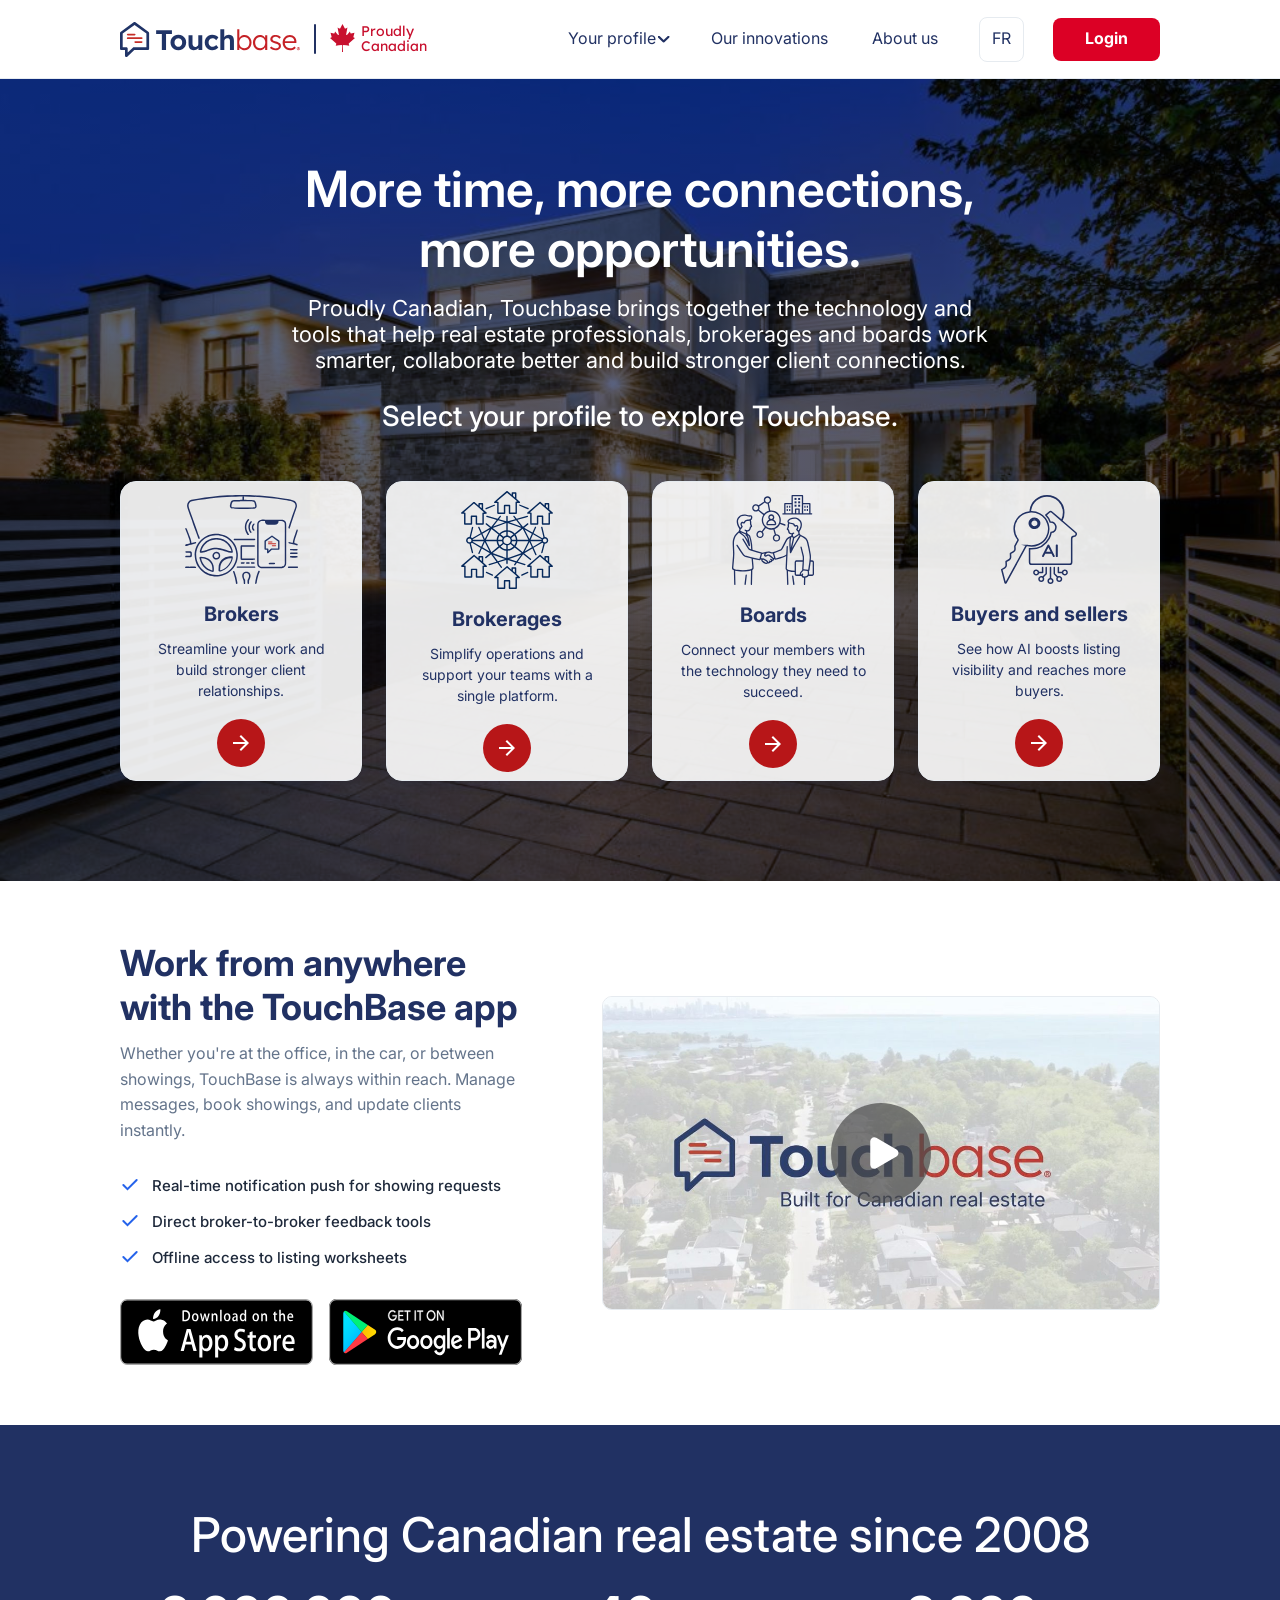
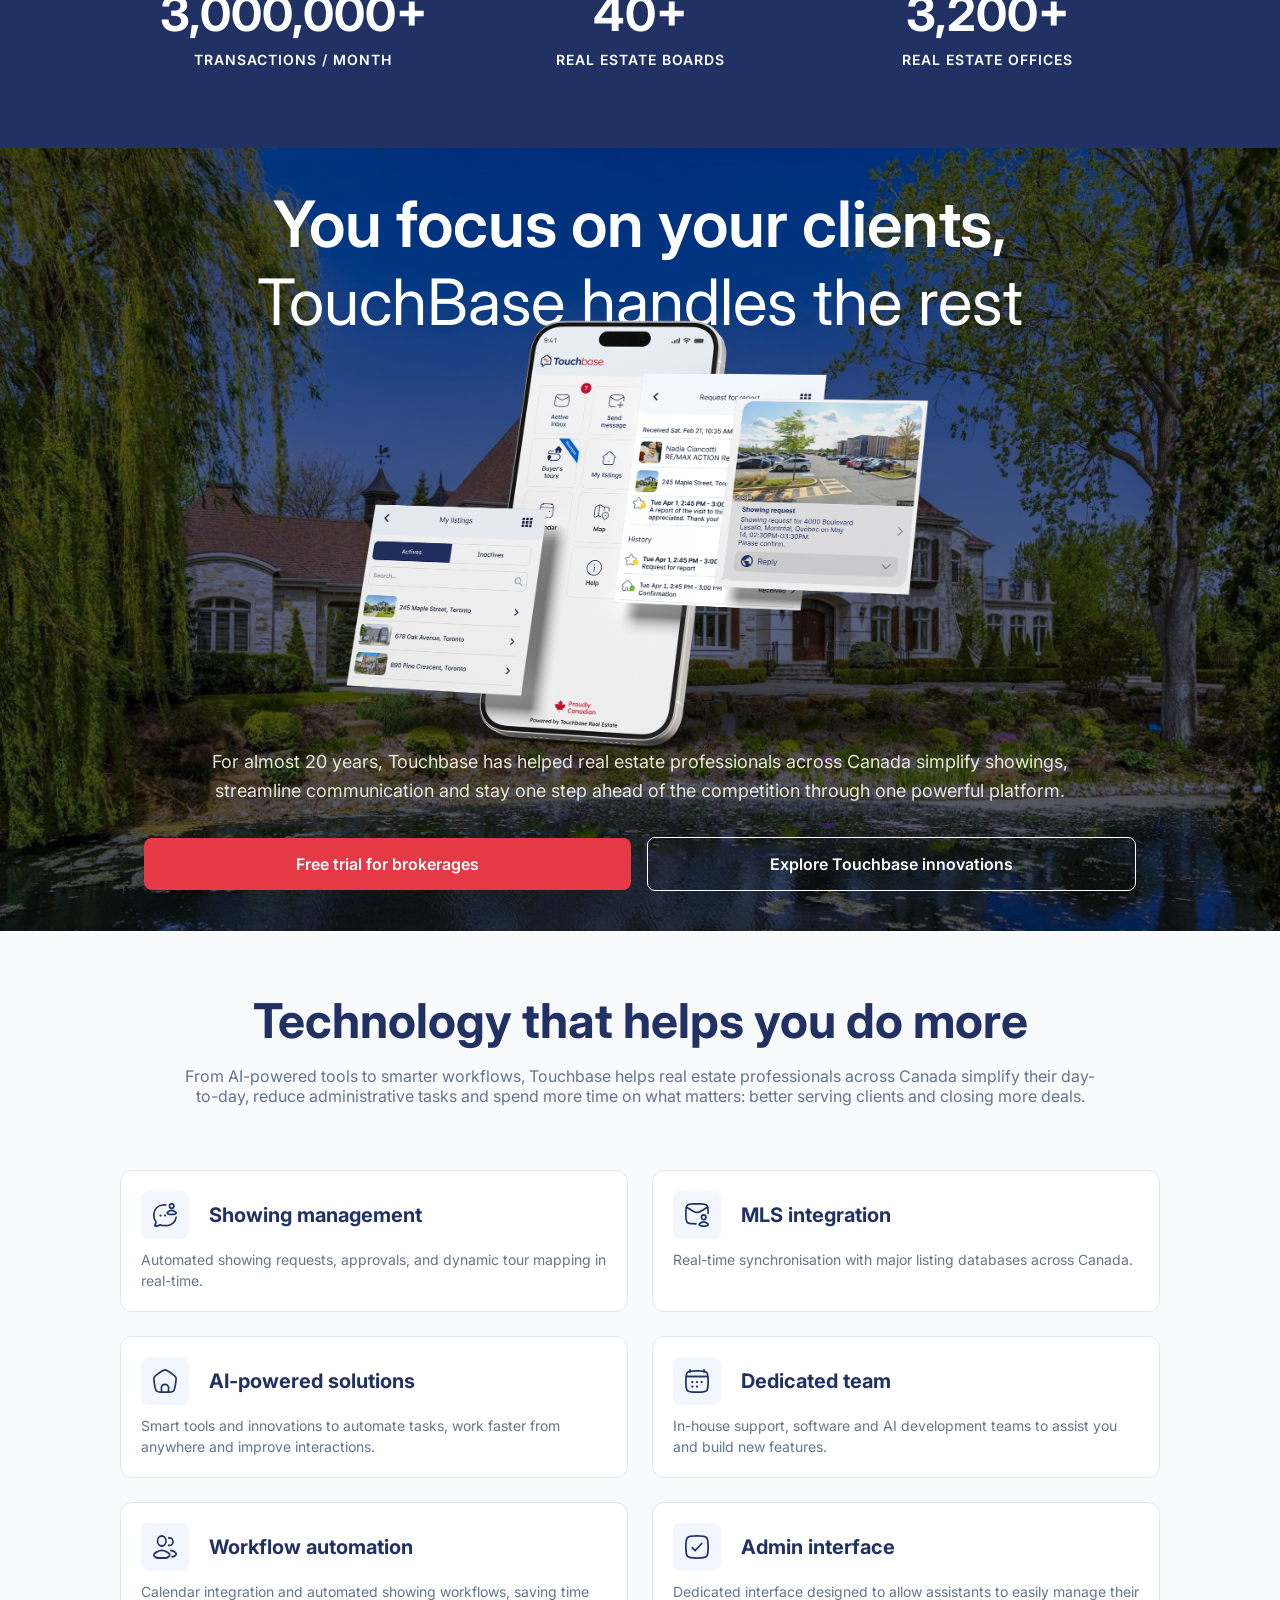
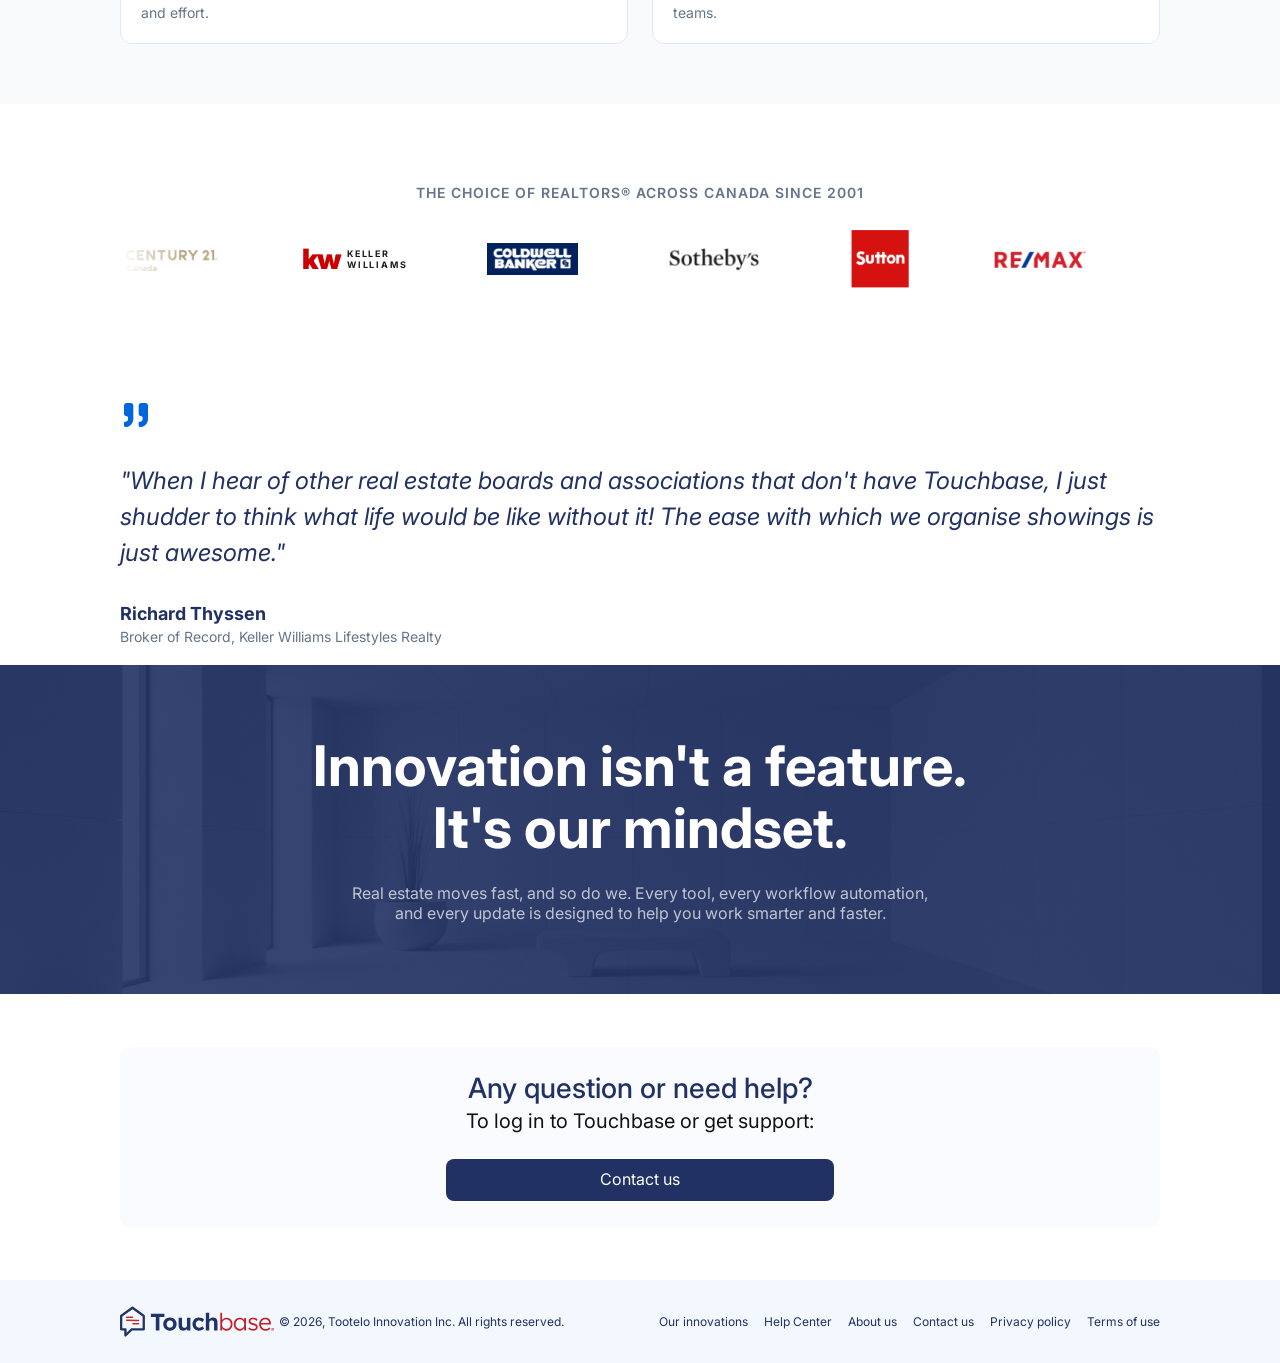
<file: index.html>
<!DOCTYPE html>
<html lang="en">
  <head>
    <meta charset="utf-8" />
    <meta name="viewport" content="width=device-width, initial-scale=1" />
    <title>Touchbase — A solution for every player in real estate</title>
    <meta
      name="description"
      content="Touchbase gives Canadian real estate professionals tailor-made tools for showings, communication and workflow automation."
    />
    <link rel="icon" href="assets/logo-touchbase.svg" type="image/svg+xml" />
    <link rel="stylesheet" href="css/tokens.css" />
    <link rel="stylesheet" href="css/styles.css" />
  </head>

  <body data-page="home">
    <a class="skip-link" href="#main">Skip to content</a>

    <div class="page">
      <div data-layout="header"></div>

      <main id="main">
        <!-- ================= Héro — chaque acteur de l'immobilier ================= -->
        <section class="hero" aria-labelledby="hero-title">
          <div class="hero__header">
            <h1 class="hero__title" id="hero-title" data-i18n="hero.title">
              More time, more connections, more opportunities.
            </h1>
            <div class="hero__subtitle">
              <p class="hero__lead" data-i18n="hero.lead">
                Proudly Canadian, Touchbase brings together the technology and tools that help real estate
                professionals, brokerages and boards work smarter, collaborate better and build stronger client
                connections.
              </p>
              <p class="hero__note" data-i18n="hero.note">Select your profile to explore Touchbase.</p>
            </div>
          </div>

          <!-- Illustration, corps et bouton sont les trois blocs que chaque carte centre verticalement. -->
          <div class="hero__cards">
            <article class="category-card">
              <span class="category-card__media">
                <img
                  class="category-card__illustration"
                  src="assets/img/card-agent.svg"
                  width="113"
                  height="90"
                  alt=""
                  aria-hidden="true"
                />
              </span>
              <div class="category-card__body">
                <h2 class="category-card__title" data-i18n="hero.agent.title">Brokers</h2>
                <p class="category-card__text" data-i18n="hero.agent.text">
                  Streamline your work and build stronger client relationships.
                </p>
              </div>
              <a
                class="btn-circle"
                href="for-brokers.html"
                data-i18n-aria-label="hero.cardCta"
                aria-label="Learn more"
              >
                <img src="assets/icons/arrow-right.svg" alt="" aria-hidden="true" />
              </a>
            </article>

            <article class="category-card">
              <span class="category-card__media">
                <img
                  class="category-card__illustration"
                  src="assets/img/card-brokerage.svg"
                  width="92"
                  height="98"
                  alt=""
                  aria-hidden="true"
                />
              </span>
              <div class="category-card__body">
                <h2 class="category-card__title" data-i18n="hero.brokerage.title">Brokerages</h2>
                <p class="category-card__text" data-i18n="hero.brokerage.text">
                  Simplify operations and support your teams with a single platform.
                </p>
              </div>
              <a
                class="btn-circle"
                href="for-brokerages.html"
                data-i18n-aria-label="hero.cardCta"
                aria-label="Learn more"
              >
                <img src="assets/icons/arrow-right.svg" alt="" aria-hidden="true" />
              </a>
            </article>

            <article class="category-card">
              <span class="category-card__media">
                <img
                  class="category-card__illustration"
                  src="assets/img/card-associations.svg"
                  width="82"
                  height="90"
                  alt=""
                  aria-hidden="true"
                />
              </span>
              <div class="category-card__body">
                <h2 class="category-card__title" data-i18n="hero.associations.title">Boards</h2>
                <p class="category-card__text" data-i18n="hero.associations.text">
                  Connect your members with the technology they need to succeed.
                </p>
              </div>
              <a
                class="btn-circle"
                href="for-associations.html"
                data-i18n-aria-label="hero.cardCta"
                aria-label="Learn more"
              >
                <img src="assets/icons/arrow-right.svg" alt="" aria-hidden="true" />
              </a>
            </article>

            <article class="category-card">
              <span class="category-card__media">
                <img
                  class="category-card__illustration"
                  src="assets/img/card-customers.svg"
                  width="76"
                  height="90"
                  alt=""
                  aria-hidden="true"
                />
              </span>
              <div class="category-card__body">
                <h2 class="category-card__title" data-i18n="hero.customers.title">Buyers and sellers</h2>
                <p class="category-card__text" data-i18n="hero.customers.text">
                  See how AI boosts listing visibility and reaches more buyers.
                </p>
              </div>
              <a
                class="btn-circle"
                href="for-customers.html"
                data-i18n-aria-label="hero.cardCta"
                aria-label="Learn more"
              >
                <img src="assets/icons/arrow-right.svg" alt="" aria-hidden="true" />
              </a>
            </article>
          </div>
        </section>

        <!-- ================= Application mobile ================= -->
        <section class="app-section" aria-labelledby="app-title">
          <div class="app-section__text">
            <div class="app-section__titles">
              <h2 class="app-section__title" id="app-title" data-i18n="app.title">
                Work from anywhere with the TouchBase app
              </h2>
              <p class="app-section__lead" data-i18n="app.lead">
                Whether you're at the office, in the car, or between showings, TouchBase is always within reach. Manage
                messages, book showings, and update clients instantly.
              </p>
            </div>

            <ul class="feature-list">
              <li class="feature-list__item">
                <img class="feature-list__icon" src="assets/icons/check.svg" alt="" aria-hidden="true" />
                <span data-i18n="app.feature1">Real-time notification push for showing requests</span>
              </li>
              <li class="feature-list__item">
                <img class="feature-list__icon" src="assets/icons/check.svg" alt="" aria-hidden="true" />
                <span data-i18n="app.feature2">Direct broker-to-broker feedback tools</span>
              </li>
              <li class="feature-list__item">
                <img class="feature-list__icon" src="assets/icons/check.svg" alt="" aria-hidden="true" />
                <span data-i18n="app.feature3">Offline access to listing worksheets</span>
              </li>
            </ul>

            <div class="store-badges">
              <a href="#app-store" data-i18n-aria-label="app.appStore" aria-label="Download on the App Store">
                <img src="assets/img/badge-appstore.svg" alt="" aria-hidden="true" />
              </a>
              <a
                class="store-badges__googleplay"
                href="#google-play"
                data-i18n-aria-label="app.googlePlay"
                aria-label="Get it on Google Play"
              >
                <img src="assets/img/badge-googleplay.svg" alt="" aria-hidden="true" />
              </a>
            </div>
          </div>

          <button
            class="video-thumb app-section__visual"
            type="button"
            data-i18n-aria-label="app.videoCta"
            aria-label="Play the video"
          >
            <img class="video-thumb__img" src="assets/img/innov/hero-video.jpg" alt="" aria-hidden="true" />
            <img class="video-thumb__play" src="assets/icons/play.svg" alt="" aria-hidden="true" />
          </button>
        </section>

        <!-- ================= Chiffres clés ================= -->
        <section class="stats-banner" aria-labelledby="stats-title">
          <h2 class="stats-banner__title" id="stats-title" data-i18n="stats.title">
            Powering Canadian real estate since 2008
          </h2>

          <div class="stats-banner__grid">
            <div class="stat">
              <p class="stat__value">3,000,000+</p>
              <p class="stat__label" data-i18n="stats.transactions">Transactions / Month</p>
            </div>
            <div class="stat">
              <p class="stat__value">40+</p>
              <p class="stat__label" data-i18n="stats.boards">Real Estate Boards</p>
            </div>
            <div class="stat">
              <p class="stat__value">3,200+</p>
              <p class="stat__label" data-i18n="stats.offices">Real Estate Offices</p>
            </div>
          </div>
        </section>

        <!-- ================= Bandeau « Touchbase s'occupe du reste » ================= -->
        <section class="band" aria-labelledby="band-title">
          <h2 class="band__title" id="band-title">
            <strong data-i18n="band.titleLine1">You focus on your clients,</strong>
            <span data-i18n="band.titleLine2">TouchBase handles the rest</span>
          </h2>

          <img
            class="band__screens"
            src="assets/img/band-screens.png"
            data-i18n-alt="band.imageAlt"
            alt="The Touchbase platform on desktop and mobile"
          />

          <div class="band__content">
            <p class="band__lead" data-i18n="band.lead">
              For almost 20 years, Touchbase has helped real estate professionals across Canada simplify showings,
              streamline communication and stay one step ahead of the competition through one powerful platform.
            </p>

            <div class="band__ctas">
              <a class="btn btn--photo-primaire" href="#trial" data-i18n="band.ctaPrimary"
                >Free trial for brokerages</a
              >
              <a class="btn btn--photo-secondaire" href="#explore" data-i18n="band.ctaSecondary"
                >Explore Touchbase innovations</a
              >
            </div>
          </div>
        </section>

        <!-- ================= Grille de fonctionnalités ================= -->
        <section class="features" aria-labelledby="features-title">
          <div class="section-header">
            <h2 class="section-header__title" id="features-title" data-i18n="features.title">
              Technology that helps you do more
            </h2>
            <p class="section-header__lead" data-i18n="features.lead">
              From AI-powered tools to smarter workflows, Touchbase helps real estate professionals across Canada
              simplify their day-to-day, reduce administrative tasks and spend more time on what matters: better
              serving clients and closing more deals.
            </p>
          </div>

          <div class="features__grid">
            <article class="feature-card">
              <div class="feature-card__head">
                <span class="feature-card__icon">
                  <img src="assets/icons/message-user.svg" alt="" aria-hidden="true" />
                </span>
                <h3 class="feature-card__title" data-i18n="features.showing.title">Showing management</h3>
              </div>
              <p class="feature-card__text" data-i18n="features.showing.text">
                Automated showing requests, approvals, and dynamic tour mapping in real-time.
              </p>
            </article>

            <article class="feature-card">
              <div class="feature-card__head">
                <span class="feature-card__icon">
                  <img src="assets/icons/mail-account.svg" alt="" aria-hidden="true" />
                </span>
                <h3 class="feature-card__title" data-i18n="features.mls.title">MLS integration</h3>
              </div>
              <p class="feature-card__text" data-i18n="features.mls.text">
                Real-time synchronisation with major listing databases across Canada.
              </p>
            </article>

            <article class="feature-card">
              <div class="feature-card__head">
                <span class="feature-card__icon">
                  <img src="assets/icons/home.svg" alt="" aria-hidden="true" />
                </span>
                <h3 class="feature-card__title" data-i18n="features.ai.title">AI-powered solutions</h3>
              </div>
              <p class="feature-card__text" data-i18n="features.ai.text">
                Smart tools and innovations to automate tasks, work faster from anywhere and improve interactions.
              </p>
            </article>

            <article class="feature-card">
              <div class="feature-card__head">
                <span class="feature-card__icon">
                  <img src="assets/icons/calendar.svg" alt="" aria-hidden="true" />
                </span>
                <h3 class="feature-card__title" data-i18n="features.team.title">Dedicated team</h3>
              </div>
              <p class="feature-card__text" data-i18n="features.team.text">
                In-house support, software and AI development teams to assist you and build new features.
              </p>
            </article>

            <article class="feature-card">
              <div class="feature-card__head">
                <span class="feature-card__icon">
                  <img src="assets/icons/user-multiple.svg" alt="" aria-hidden="true" />
                </span>
                <h3 class="feature-card__title" data-i18n="features.workflow.title">Workflow automation</h3>
              </div>
              <p class="feature-card__text" data-i18n="features.workflow.text">
                Calendar integration and automated showing workflows, saving time and effort.
              </p>
            </article>

            <article class="feature-card">
              <div class="feature-card__head">
                <span class="feature-card__icon">
                  <img src="assets/icons/checkmark-square.svg" alt="" aria-hidden="true" />
                </span>
                <h3 class="feature-card__title" data-i18n="features.admin.title">Admin interface</h3>
              </div>
              <p class="feature-card__text" data-i18n="features.admin.text">
                Dedicated interface designed to allow assistants to easily manage their teams.
              </p>
            </article>
          </div>
        </section>

        <!-- ================= Logos clients ================= -->
        <section class="client-logos" aria-labelledby="client-logos-title">
          <h2 class="client-logos__title" id="client-logos-title" data-i18n="clients.title">
            The choice of Realtors® across Canada since 2001
          </h2>

          <!-- Défilement continu : la piste contient deux fois la même série,
               la seconde masquée aux lecteurs d'écran pour ne pas lire deux fois. -->
          <div class="client-logos__marquee">
            <div class="client-logos__track">
              <div class="client-logos__set">
                <img src="assets/img/logo-client-1.png" width="100" height="34" alt="Century 21" />
                <span class="kw-logo" role="img" aria-label="Keller Williams">
                  <span class="kw-logo__mark" aria-hidden="true">kw</span>
                  <span class="kw-logo__text" aria-hidden="true">
                    <span>Keller</span>
                    <span>Williams</span>
                  </span>
                </span>
                <img src="assets/img/logo-client-3.png" width="93" height="32" alt="Coldwell Banker" />
                <img src="assets/img/logo-client-4.png" width="110" height="35" alt="Sotheby's International Realty" />
                <img src="assets/img/logo-client-5.png" width="60" height="58" alt="Sutton" />
                <img src="assets/img/logo-client-6.png" width="98" height="27" alt="RE/MAX" />
              </div>

              <div class="client-logos__set" aria-hidden="true">
                <img src="assets/img/logo-client-1.png" width="100" height="34" alt="" />
                <span class="kw-logo">
                  <span class="kw-logo__mark">kw</span>
                  <span class="kw-logo__text">
                    <span>Keller</span>
                    <span>Williams</span>
                  </span>
                </span>
                <img src="assets/img/logo-client-3.png" width="93" height="32" alt="" />
                <img src="assets/img/logo-client-4.png" width="110" height="35" alt="" />
                <img src="assets/img/logo-client-5.png" width="60" height="58" alt="" />
                <img src="assets/img/logo-client-6.png" width="98" height="27" alt="" />
              </div>

              <div class="client-logos__set" aria-hidden="true">
                <img src="assets/img/logo-client-1.png" width="100" height="34" alt="" />
                <span class="kw-logo">
                  <span class="kw-logo__mark">kw</span>
                  <span class="kw-logo__text">
                    <span>Keller</span>
                    <span>Williams</span>
                  </span>
                </span>
                <img src="assets/img/logo-client-3.png" width="93" height="32" alt="" />
                <img src="assets/img/logo-client-4.png" width="110" height="35" alt="" />
                <img src="assets/img/logo-client-5.png" width="60" height="58" alt="" />
                <img src="assets/img/logo-client-6.png" width="98" height="27" alt="" />
              </div>
            </div>
          </div>
        </section>

        <!-- ================= Témoignage ================= -->
        <section class="testimonial" aria-label="Client testimonial">
          <figure class="testimonial__content">
            <img class="testimonial__icon" src="assets/icons/quote.svg" alt="" aria-hidden="true" />
            <blockquote class="testimonial__quote" data-i18n="testimonial.quote">
              "When I hear of other Real Estate Boards &amp; Associations that don't have Touchbase, I just shudder to
              think what life would be like without it! The ease with which we organize showing details is
              spectacular."
            </blockquote>
            <figcaption class="testimonial__author">
              <span class="testimonial__name">Richard Thyssen</span>
              <span class="testimonial__role" data-i18n="testimonial.role">Broker of Record, Century 21 Premier</span>
            </figcaption>
          </figure>
        </section>

        <!-- ================= Manifeste ================= -->
        <section class="statement" aria-labelledby="statement-title">
          <h2 class="statement__title" id="statement-title">
            <span data-i18n="statement.titleA">Innovation isn't a feature.</span>
            <span data-i18n="statement.titleB">It's our mindset.</span>
          </h2>
          <p class="statement__lead" data-i18n="statement.lead">
            Real estate moves fast, and so do we. Every tool, every workflow automation, and every backend update is
            designed to help Realtors® work smarter.
          </p>
        </section>

        <!-- ================= Encart d'aide ================= -->
        <section class="help" id="info" aria-labelledby="help-title">
          <div class="help__panel">
            <div class="help__titles">
              <h2 class="help__title" id="help-title" data-i18n="help.title">Any question or need help?</h2>
              <p class="help__lead" data-i18n="help.lead">To log in to Touchbase or get support:</p>
            </div>
            <a class="btn btn--navy help__cta" href="#contact" data-i18n="help.cta">Contact us</a>
          </div>
        </section>
      </main>

      <div data-layout="footer"></div>
    </div>

    <script src="js/layout.js"></script>
    <script src="js/i18n.js"></script>
    <script src="js/main.js"></script>
  </body>
</html>
</file>
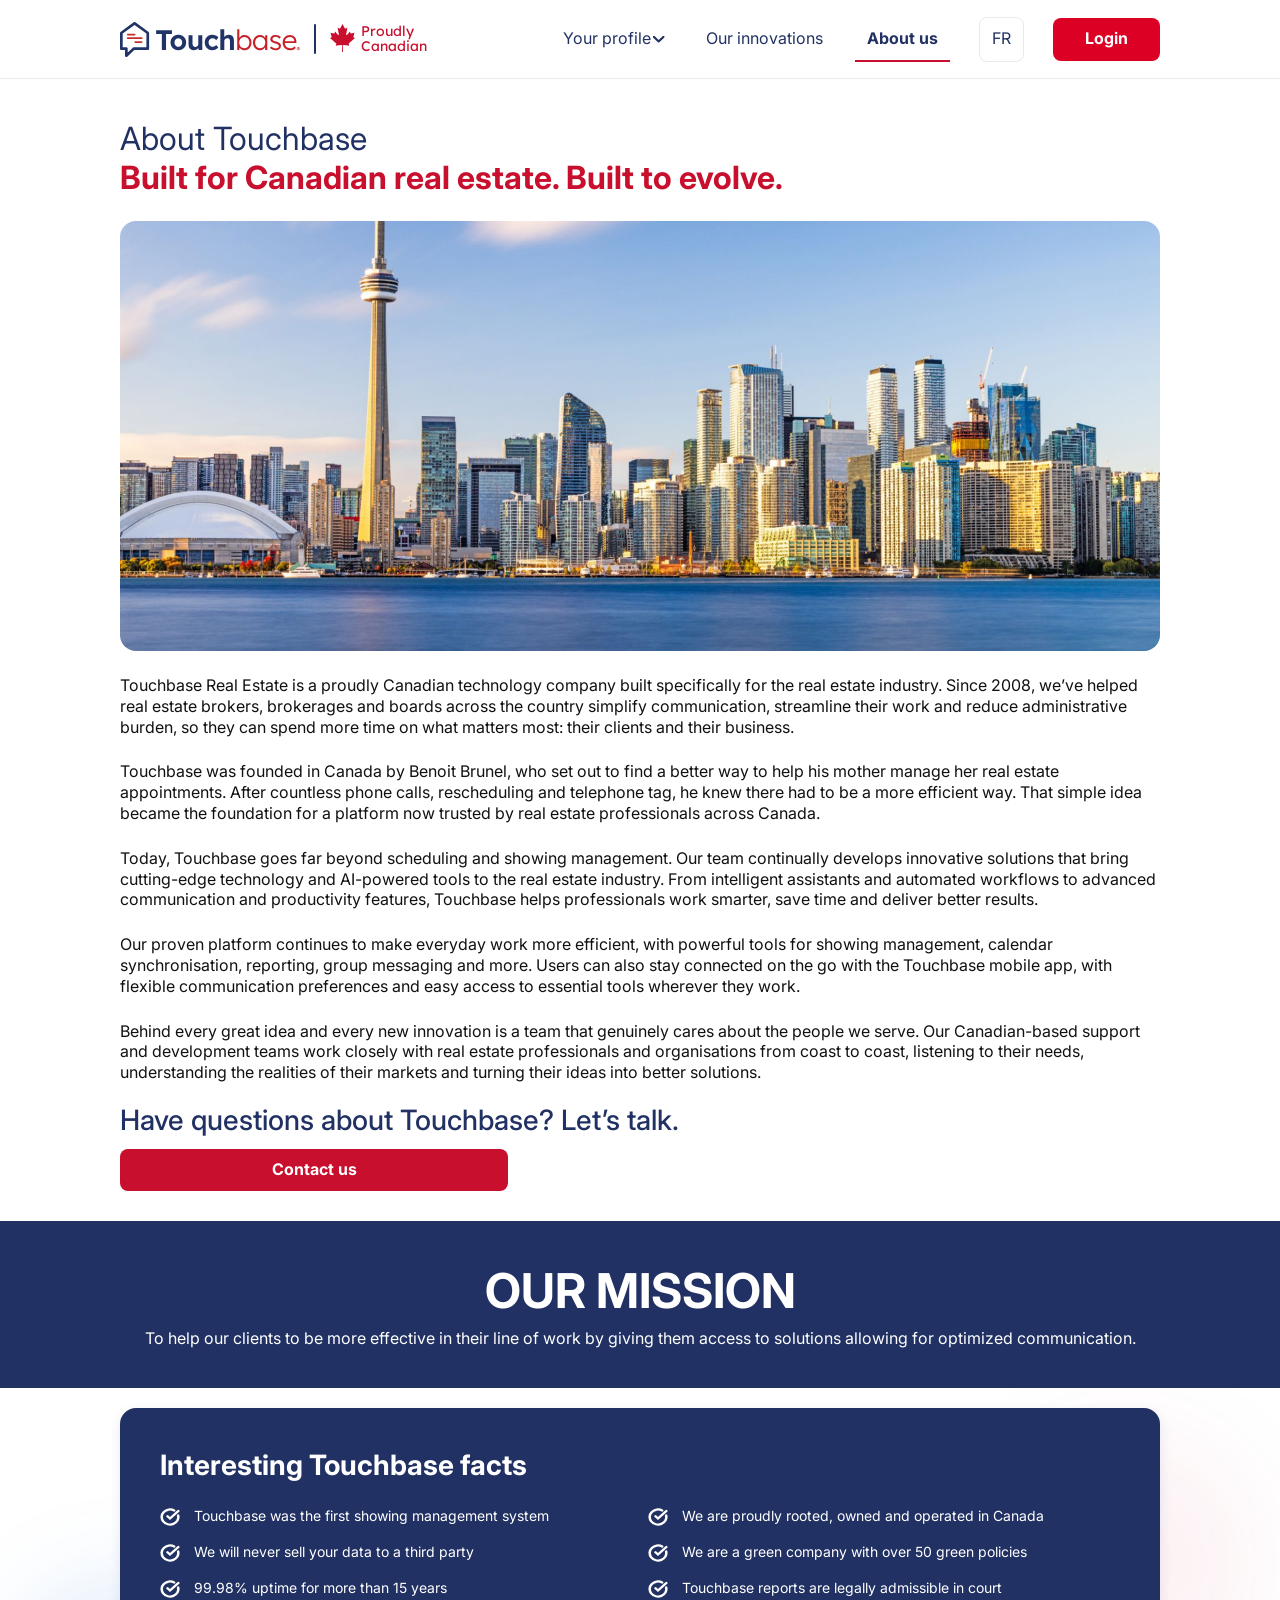
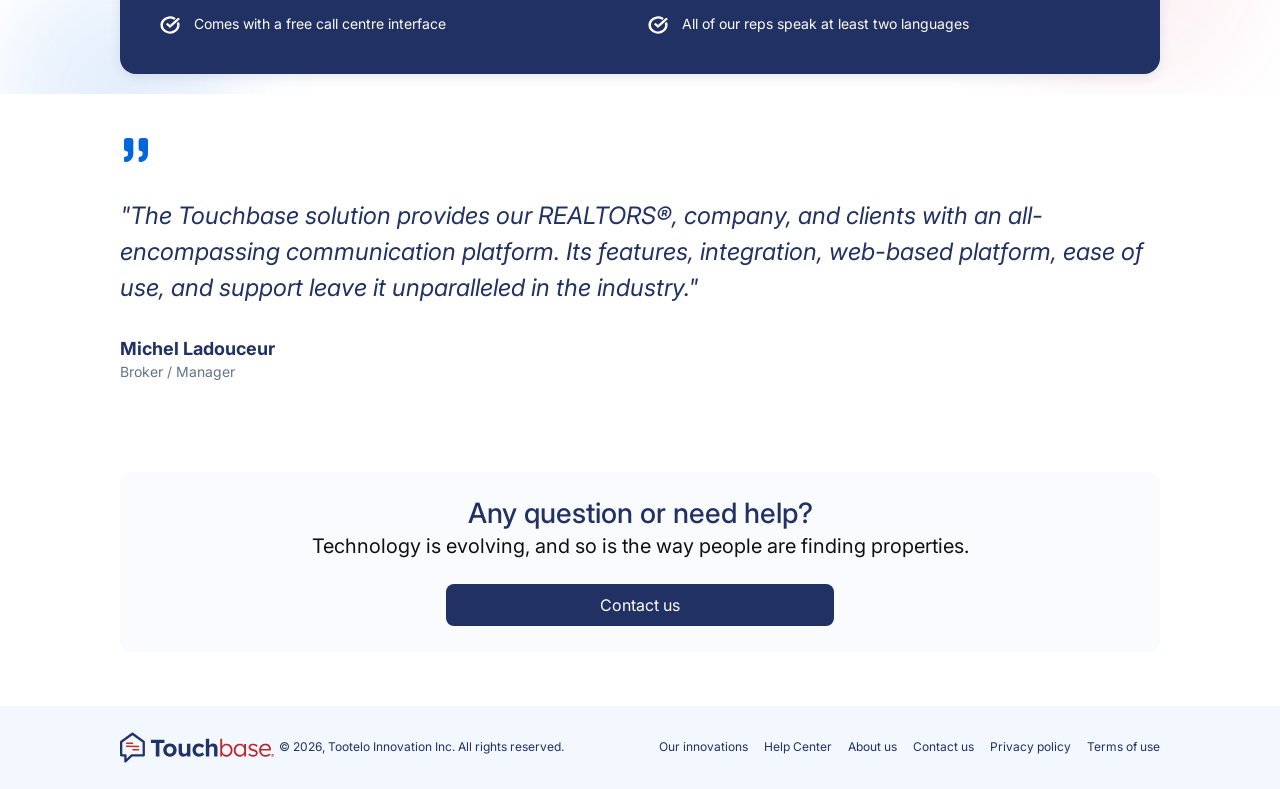
<file: about.html>
<!DOCTYPE html>
<html lang="en">
  <head>
    <meta charset="utf-8" />
    <meta name="viewport" content="width=device-width, initial-scale=1" />
    <title>About Touchbase — Touchbase</title>
    <meta name="description" content="A Canadian communication platform built specifically for the real estate industry — owned and operated in Canada, and the leader in showing management since 2008." />
    <link rel="icon" href="assets/logo-touchbase.svg" type="image/svg+xml" />
    <link rel="stylesheet" href="css/tokens.css" />
    <link rel="stylesheet" href="css/styles.css" />
  </head>

  <body data-page="about">
    <a class="skip-link" href="#main">Skip to content</a>

    <div class="page">
      <div data-layout="header"></div>

      <main id="main">
        <!-- ================= Héros ================= -->
        <section class="about-hero" aria-labelledby="page-title">
          <div class="about-hero__inner">
            <h1 class="about-hero__title" id="page-title">
              <span class="about-hero__titleA" data-i18n="about.titleA">About Touchbase</span>
              <span class="about-hero__titleB" data-i18n="about.titleB">Built for Canadian real estate. Built to evolve.</span>
            </h1>

            <div class="about-hero__visual">
              <img src="assets/img/about-hero.jpg" data-i18n-alt="about.heroAlt" alt="Toronto, Ontario, Canada skyline at dusk" />
            </div>

            <div class="about-hero__intro">
              <p data-i18n="about.intro1">
                Touchbase Real Estate is a proudly Canadian technology company built specifically for the real
                estate industry. Since 2008, we've helped real estate brokers, brokerages and boards across the
                country simplify communication, streamline their work and reduce administrative burden, so they can
                spend more time on what matters most: their clients and their business.
              </p>
              <p data-i18n="about.intro2">
                Touchbase was founded in Canada by Benoit Brunel, who set out to find a better way to help his
                mother manage her real estate appointments. After countless phone calls, rescheduling and telephone
                tag, he knew there had to be a more efficient way. That simple idea became the foundation for a
                platform now trusted by real estate professionals across Canada.
              </p>
              <p data-i18n="about.intro3">
                Today, Touchbase goes far beyond scheduling and showing management. Our team continually develops
                innovative solutions that bring cutting-edge technology and AI-powered tools to the real estate
                industry. From intelligent assistants and automated workflows to advanced communication and
                productivity features, Touchbase helps professionals work smarter, save time and deliver better
                results.
              </p>
              <p data-i18n="about.intro4">
                Our proven platform continues to make everyday work more efficient, with powerful tools for showing
                management, calendar synchronisation, reporting, group messaging and more. Users can also stay
                connected on the go with the Touchbase mobile app, with flexible communication preferences and easy
                access to essential tools wherever they work.
              </p>
              <p data-i18n="about.intro5">
                Behind every great idea and every new innovation is a team that genuinely cares about the people we
                serve. Our Canadian-based support and development teams work closely with real estate professionals
                and organisations from coast to coast, listening to their needs, understanding the realities of
                their markets and turning their ideas into better solutions.
              </p>
            </div>
          </div>
        </section>

        <!-- ================= Appel à l'action ================= -->
        <section class="about-cta">
          <div class="about-cta__inner">
            <p class="about-cta__title" data-i18n="about.cta.title">Have questions about Touchbase? Let's talk.</p>
            <a class="btn btn--principal about-cta__cta" href="contact.html" data-i18n="about.cta.button">Contact us</a>
          </div>
        </section>

        <!-- ================= Notre mission ================= -->
        <section class="about-mission" aria-labelledby="mission-title">
          <h2 class="about-mission__title" id="mission-title" data-i18n="about.mission.title">Our mission</h2>
          <p class="about-mission__text" data-i18n="about.mission.text">
            To help our clients to be more effective in their line of work by giving them access to solutions
            allowing for optimized communication.
          </p>
        </section>

        <!-- ================= Faits intéressants ================= -->
        <section class="about-facts" aria-labelledby="facts-title">
          <img class="about-facts__blur about-facts__blur--blue" src="assets/img/blur-blue.svg" alt="" aria-hidden="true" />
          <img class="about-facts__blur about-facts__blur--red" src="assets/img/blur-red.svg" alt="" aria-hidden="true" />

          <div class="about-facts__card">
            <h2 class="about-facts__title" id="facts-title" data-i18n="about.facts.title">Interesting Touchbase facts</h2>
            <ul class="about-facts__list">
              <li class="about-facts__item">
                <img class="about-facts__icon" src="assets/icons/check-circle-white.svg" alt="" aria-hidden="true" />
                <p data-i18n="about.facts.item1">Touchbase was the first showing management system</p>
              </li>
              <li class="about-facts__item">
                <img class="about-facts__icon" src="assets/icons/check-circle-white.svg" alt="" aria-hidden="true" />
                <p data-i18n="about.facts.item2">We are proudly rooted, owned and operated in Canada</p>
              </li>
              <li class="about-facts__item">
                <img class="about-facts__icon" src="assets/icons/check-circle-white.svg" alt="" aria-hidden="true" />
                <p data-i18n="about.facts.item3">We will never sell your data to a third party</p>
              </li>
              <li class="about-facts__item">
                <img class="about-facts__icon" src="assets/icons/check-circle-white.svg" alt="" aria-hidden="true" />
                <p data-i18n="about.facts.item4">We are a green company with over 50 green policies</p>
              </li>
              <li class="about-facts__item">
                <img class="about-facts__icon" src="assets/icons/check-circle-white.svg" alt="" aria-hidden="true" />
                <p data-i18n="about.facts.item5">99.98% uptime for more than 15 years</p>
              </li>
              <li class="about-facts__item">
                <img class="about-facts__icon" src="assets/icons/check-circle-white.svg" alt="" aria-hidden="true" />
                <p data-i18n="about.facts.item6">Touchbase reports are legally admissible in court</p>
              </li>
              <li class="about-facts__item">
                <img class="about-facts__icon" src="assets/icons/check-circle-white.svg" alt="" aria-hidden="true" />
                <p data-i18n="about.facts.item7">Comes with a free call centre interface</p>
              </li>
              <li class="about-facts__item">
                <img class="about-facts__icon" src="assets/icons/check-circle-white.svg" alt="" aria-hidden="true" />
                <p data-i18n="about.facts.item8">All of our reps speak at least two languages</p>
              </li>
            </ul>
          </div>
        </section>

        <!-- ================= Témoignage ================= -->
        <section class="testimonial testimonial--wide" aria-label="Client testimonial">
          <figure class="testimonial__content">
            <img class="testimonial__icon" src="assets/icons/quote.svg" alt="" aria-hidden="true" />
            <blockquote class="testimonial__quote" data-i18n="about.testimonial.quote">
              "The Touchbase solution provides our REALTORS&reg;, company, and clients with an all-encompassing
              communication platform. Its features, integration, web-based platform, ease of use, and support leave
              it unparalleled in the industry."
            </blockquote>
            <figcaption class="testimonial__author">
              <span class="testimonial__name">Michel Ladouceur</span>
              <span class="testimonial__role" data-i18n="about.testimonial.role">Broker / Manager</span>
            </figcaption>
          </figure>
        </section>

        <!-- ================= Encart d'aide ================= -->
        <section class="help" aria-labelledby="help-title">
          <div class="help__panel">
            <div class="help__titles">
              <h2 class="help__title" id="help-title" data-i18n="help.title"></h2>
              <p class="help__lead" data-i18n="innov.helpLead"></p>
            </div>
            <a class="btn btn--navy help__cta" href="contact.html" data-i18n="help.cta"></a>
          </div>
        </section>
      </main>

      <div data-layout="footer"></div>
    </div>

    <script src="js/layout.js"></script>
    <script src="js/i18n.js"></script>
    <script src="js/main.js"></script>
  </body>
</html>
</file>
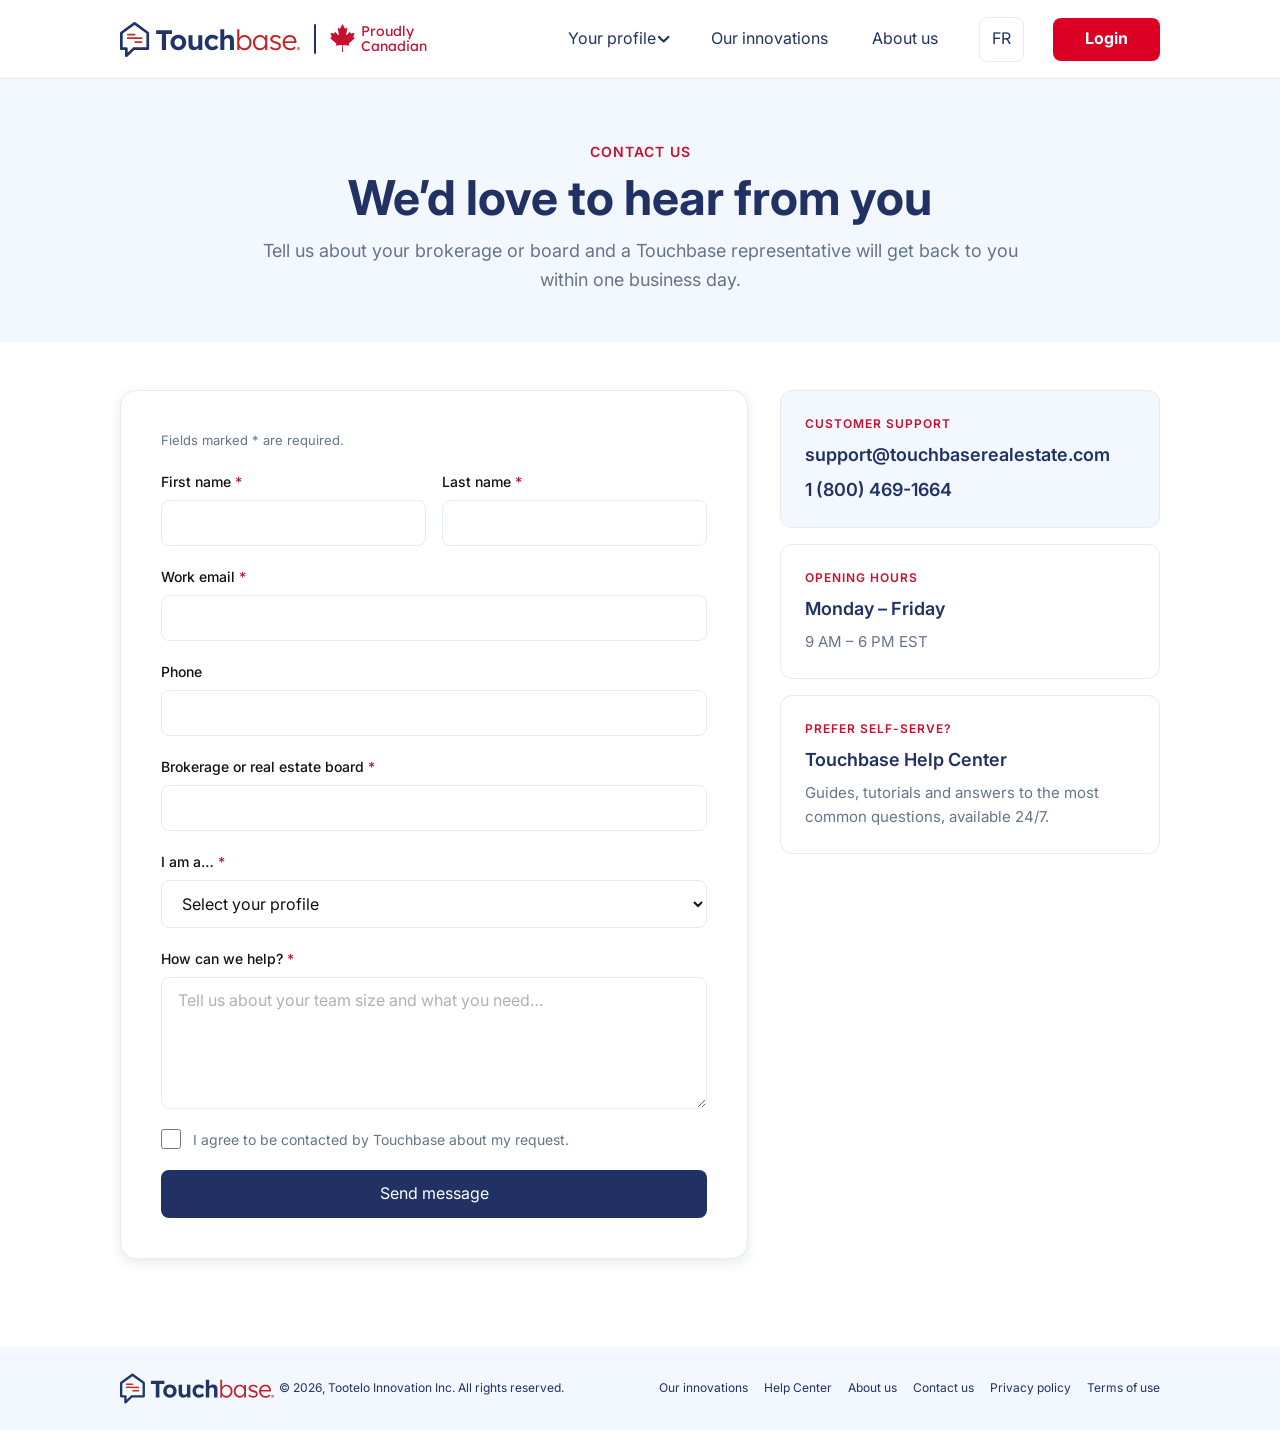
<file: contact.html>
<!DOCTYPE html>
<html lang="en">
  <head>
    <meta charset="utf-8" />
    <meta name="viewport" content="width=device-width, initial-scale=1" />
    <title>Contact us — Touchbase</title>
    <meta
      name="description"
      content="Tell us about your brokerage or real estate board and a Touchbase representative will get back to you within one business day."
    />
    <link rel="icon" href="assets/logo-touchbase.svg" type="image/svg+xml" />
    <link rel="stylesheet" href="css/tokens.css" />
    <link rel="stylesheet" href="css/styles.css" />
  </head>

  <body data-page="contact">
    <a class="skip-link" href="#main">Skip to content</a>

    <div class="page">
      <div data-layout="header"></div>

      <main id="main">
        <section class="page-hero page-hero--center" aria-labelledby="page-title">
          <p class="page-hero__eyebrow" data-i18n="contact.eyebrow"></p>
          <h1 class="page-hero__title" id="page-title" data-i18n="contact.title"></h1>
          <p class="page-hero__lead" data-i18n="contact.lead"></p>
        </section>

        <div class="contact-layout">
          <!-- Les libellés sont au-dessus des champs, jamais en placeholder seul :
               un placeholder disparaît dès la saisie et n'est pas un libellé. -->
          <form class="contact-form" action="#" method="post" novalidate>
            <p class="contact-form__note" data-i18n="contact.required"></p>

            <div class="field__row">
              <div class="field">
                <label class="field__label" for="first-name">
                  <span data-i18n="contact.firstName"></span> <span class="field__required">*</span>
                </label>
                <input class="field__input" id="first-name" name="firstName" type="text" required />
              </div>
              <div class="field">
                <label class="field__label" for="last-name">
                  <span data-i18n="contact.lastName"></span> <span class="field__required">*</span>
                </label>
                <input class="field__input" id="last-name" name="lastName" type="text" required />
              </div>
            </div>

            <div class="field">
              <label class="field__label" for="email">
                <span data-i18n="contact.email"></span> <span class="field__required">*</span>
              </label>
              <input class="field__input" id="email" name="email" type="email" autocomplete="email" required />
            </div>

            <div class="field">
              <label class="field__label" for="phone" data-i18n="contact.phone"></label>
              <input class="field__input" id="phone" name="phone" type="tel" autocomplete="tel" />
            </div>

            <div class="field">
              <label class="field__label" for="org">
                <span data-i18n="contact.org"></span> <span class="field__required">*</span>
              </label>
              <input class="field__input" id="org" name="organisation" type="text" required />
            </div>

            <div class="field">
              <label class="field__label" for="profile">
                <span data-i18n="contact.profile"></span> <span class="field__required">*</span>
              </label>
              <select class="field__select" id="profile" name="profile" required>
                <option value="" data-i18n="contact.profilePick"></option>
                <option value="broker" data-i18n="contact.profileBroker"></option>
                <option value="brokerage" data-i18n="contact.profileBrokerage"></option>
                <option value="board" data-i18n="contact.profileBoard"></option>
                <option value="buyer" data-i18n="contact.profileBuyer"></option>
              </select>
            </div>

            <div class="field">
              <label class="field__label" for="message">
                <span data-i18n="contact.message"></span> <span class="field__required">*</span>
              </label>
              <textarea
                class="field__textarea"
                id="message"
                name="message"
                data-i18n-placeholder="contact.messagePh"
                required
              ></textarea>
            </div>

            <label class="consent">
              <input type="checkbox" name="consent" required />
              <span data-i18n="contact.consent"></span>
            </label>

            <button class="btn btn--navy contact-form__submit" type="submit" data-i18n="contact.send"></button>
          </form>

          <!-- Une sortie de secours : qui veut juste le numéro ne remplit pas un formulaire. -->
          <aside class="contact-aside">
            <div class="info-card info-card--tinted">
              <p class="info-card__label" data-i18n="contact.supportLabel"></p>
              <a class="info-card__value" href="mailto:support@touchbaserealestate.com"
                >support@touchbaserealestate.com</a
              >
              <a class="info-card__value" href="tel:18004691664">1 (800) 469-1664</a>
            </div>

            <div class="info-card">
              <p class="info-card__label" data-i18n="contact.hoursLabel"></p>
              <p class="info-card__value" data-i18n="contact.hoursDays"></p>
              <p class="info-card__text" data-i18n="contact.hoursTime"></p>
            </div>

            <div class="info-card">
              <p class="info-card__label" data-i18n="contact.selfLabel"></p>
              <a
                class="info-card__value"
                href="https://helpcenter.touchbaserealestate.com/"
                target="_blank"
                rel="noopener"
                data-i18n="contact.selfValue"
              ></a>
              <p class="info-card__text" data-i18n="contact.selfText"></p>
            </div>
          </aside>
        </div>
      </main>

      <div data-layout="footer"></div>
    </div>

    <script src="js/layout.js"></script>
    <script src="js/i18n.js"></script>
    <script src="js/main.js"></script>
  </body>
</html>
</file>
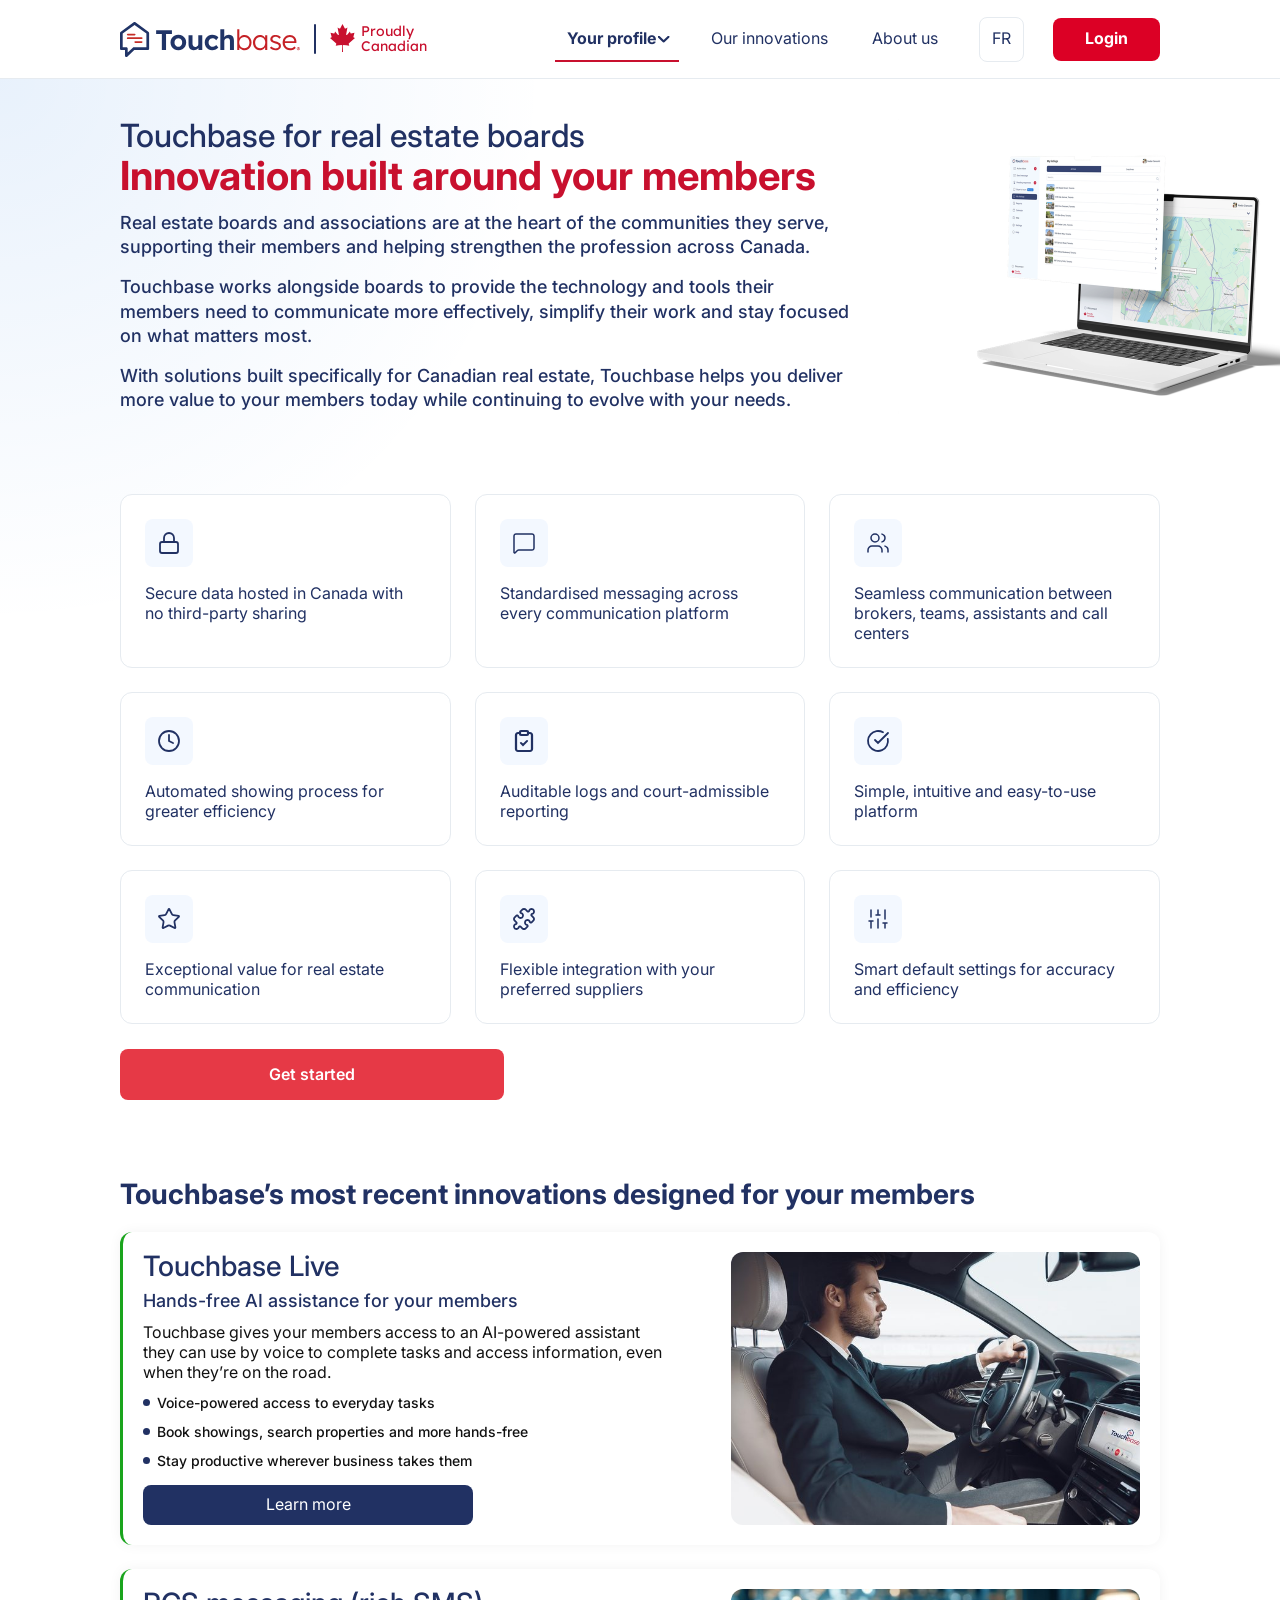
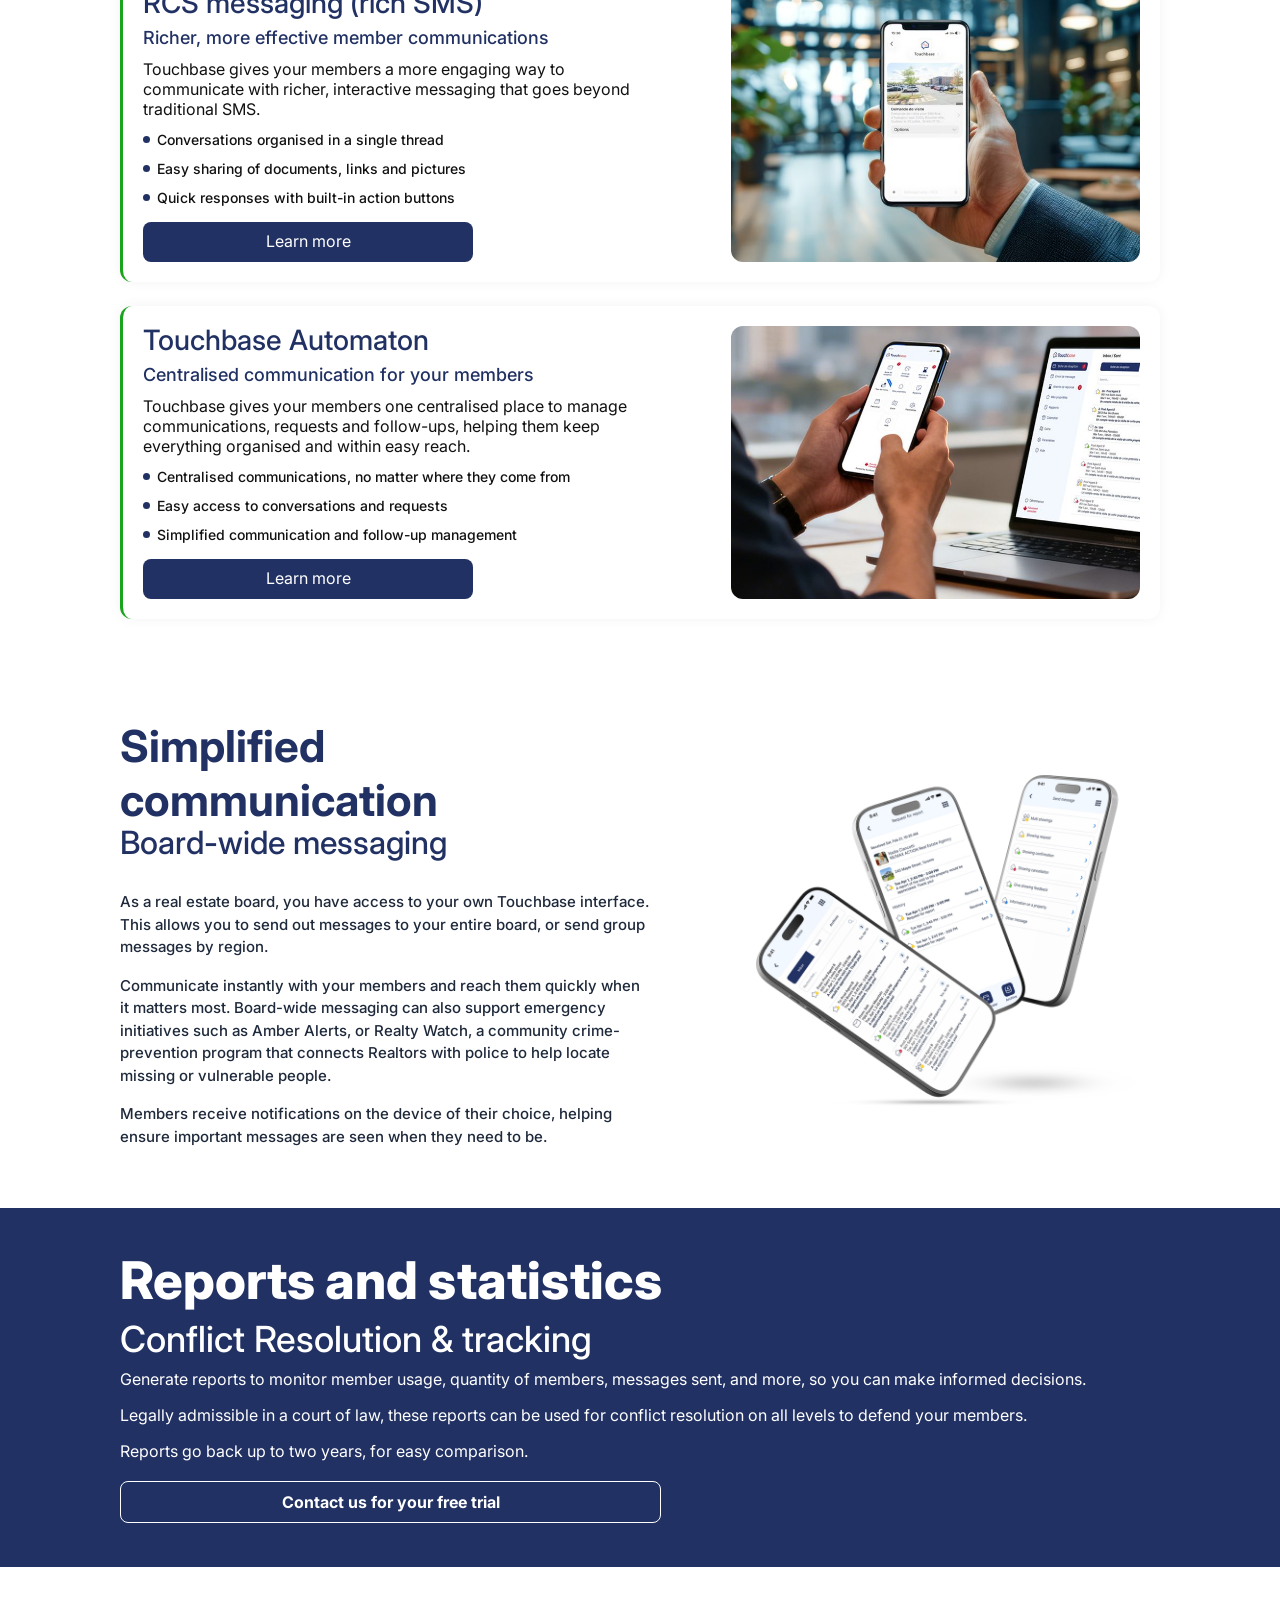
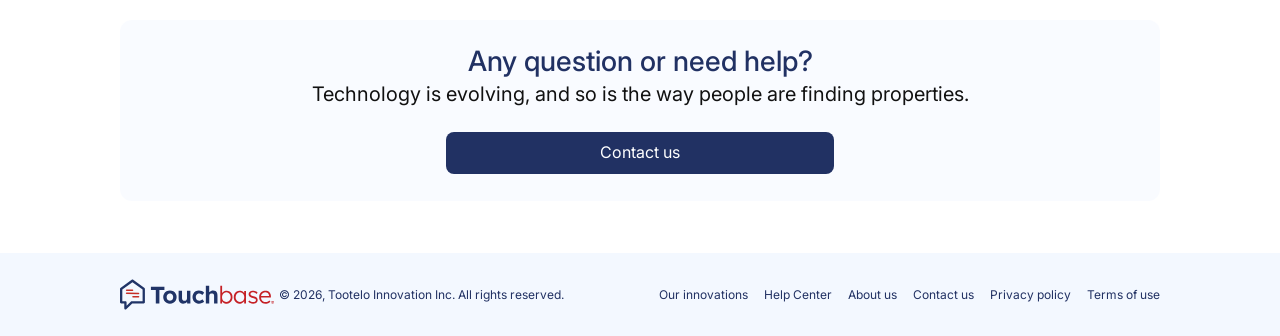
<file: for-associations.html>
<!DOCTYPE html>
<html lang="en">
  <head>
    <meta charset="utf-8" />
    <meta name="viewport" content="width=device-width, initial-scale=1" />
    <title>Touchbase for real estate boards</title>
    <meta
      name="description"
      content="Board-wide messaging, auditable court-admissible reports and data hosted in Canada — Touchbase supports real estate boards and their members."
    />
    <link rel="icon" href="assets/logo-touchbase.svg" type="image/svg+xml" />
    <link rel="stylesheet" href="css/tokens.css" />
    <link rel="stylesheet" href="css/styles.css" />
  </head>

  <body data-page="associations">
    <a class="skip-link" href="#main">Skip to content</a>

    <div class="page innov">
      <div data-layout="header"></div>

      <main id="main">
        <!-- ================= Héros ================= -->
        <section class="aud-hero" aria-labelledby="page-title">
          <div class="aud-hero__text" style="--text-w: 738px">
            <h1 id="page-title">
              <span class="aud-hero__kicker" data-i18n="assoc.kicker"></span>
              <span class="aud-hero__title" data-i18n="assoc.title"></span>
            </h1>
            <div class="aud-hero__lead">
              <p data-i18n="assoc.lead1"></p>
              <p data-i18n="assoc.lead2"></p>
              <p data-i18n="assoc.lead3"></p>
            </div>
          </div>
          <div class="aud-split__visual" style="--visual-w: 442px">
            <img src="assets/img/assoc/hero.png" data-i18n-alt="assoc.heroAlt" alt="" />
          </div>
        </section>

        <!-- ================= Neuf avantages ================= -->
        <section class="aud-benefits" aria-label="Benefits of Touchbase">
          <div class="aud-benefits__grid">
            <article class="benefit-card">
              <span class="benefit-card__icon"><img src="assets/icons/assoc/lock.svg" alt="" aria-hidden="true" /></span>
              <p class="benefit-card__text" data-i18n="assoc.b1"></p>
            </article>
            <article class="benefit-card">
              <span class="benefit-card__icon"
                ><img src="assets/icons/assoc/message-square.svg" alt="" aria-hidden="true"
              /></span>
              <p class="benefit-card__text" data-i18n="assoc.b2"></p>
            </article>
            <article class="benefit-card">
              <span class="benefit-card__icon"
                ><img src="assets/icons/assoc/users.svg" alt="" aria-hidden="true"
              /></span>
              <p class="benefit-card__text" data-i18n="assoc.b3"></p>
            </article>
            <article class="benefit-card">
              <span class="benefit-card__icon"
                ><img src="assets/icons/assoc/clock.svg" alt="" aria-hidden="true"
              /></span>
              <p class="benefit-card__text" data-i18n="assoc.b4"></p>
            </article>
            <article class="benefit-card">
              <span class="benefit-card__icon"
                ><img src="assets/icons/assoc/clipboard-check.svg" alt="" aria-hidden="true"
              /></span>
              <p class="benefit-card__text" data-i18n="assoc.b5"></p>
            </article>
            <article class="benefit-card">
              <span class="benefit-card__icon"
                ><img src="assets/icons/assoc/check-circle.svg" alt="" aria-hidden="true"
              /></span>
              <p class="benefit-card__text" data-i18n="assoc.b6"></p>
            </article>
            <article class="benefit-card">
              <span class="benefit-card__icon"><img src="assets/icons/assoc/star.svg" alt="" aria-hidden="true" /></span>
              <p class="benefit-card__text" data-i18n="assoc.b7"></p>
            </article>
            <article class="benefit-card">
              <span class="benefit-card__icon"
                ><img src="assets/icons/assoc/puzzle.svg" alt="" aria-hidden="true"
              /></span>
              <p class="benefit-card__text" data-i18n="assoc.b8"></p>
            </article>
            <article class="benefit-card">
              <span class="benefit-card__icon"
                ><img src="assets/icons/assoc/sliders.svg" alt="" aria-hidden="true"
              /></span>
              <p class="benefit-card__text" data-i18n="assoc.b9"></p>
            </article>
          </div>

          <a class="btn btn--photo-primaire aud-hero__cta" href="contact.html" data-i18n="cta.getStarted"></a>
        </section>

        <!-- ================= Innovations ================= -->
        <section class="aud-innov" aria-labelledby="innov-title">
          <h2 class="aud-innov__title" id="innov-title" data-i18n="assoc.innovTitle"></h2>

          <article class="innov-card">
            <div class="innov-card__body">
              <h3 class="innov-card__title" data-i18n="assoc.live.title"></h3>
              <p class="innov-card__subtitle" data-i18n="assoc.live.subtitle"></p>
              <p class="innov-card__text" data-i18n="assoc.live.text"></p>
              <ul class="innov-card__points">
                <li data-i18n="assoc.live.p1"></li>
                <li data-i18n="assoc.live.p2"></li>
                <li data-i18n="assoc.live.p3"></li>
              </ul>
              <a class="btn btn--navy innov-card__cta" href="innovations.html" data-i18n="brokers.learnMore"></a>
            </div>
            <div class="innov-card__media">
              <img src="assets/img/innov/live.jpg" data-i18n-alt="innov.live.alt" alt="" />
            </div>
          </article>

          <article class="innov-card">
            <div class="innov-card__body">
              <h3 class="innov-card__title" data-i18n="assoc.rcs.title"></h3>
              <p class="innov-card__subtitle" data-i18n="assoc.rcs.subtitle"></p>
              <p class="innov-card__text" data-i18n="assoc.rcs.text"></p>
              <ul class="innov-card__points">
                <li data-i18n="assoc.rcs.p1"></li>
                <li data-i18n="assoc.rcs.p2"></li>
                <li data-i18n="assoc.rcs.p3"></li>
              </ul>
              <a class="btn btn--navy innov-card__cta" href="innovations.html" data-i18n="brokers.learnMore"></a>
            </div>
            <div class="innov-card__media">
              <img src="assets/img/innov/rcs.jpg" data-i18n-alt="innov.rcs.alt" alt="" />
            </div>
          </article>

          <article class="innov-card">
            <div class="innov-card__body">
              <h3 class="innov-card__title" data-i18n="assoc.auto.title"></h3>
              <p class="innov-card__subtitle" data-i18n="assoc.auto.subtitle"></p>
              <p class="innov-card__text" data-i18n="assoc.auto.text"></p>
              <ul class="innov-card__points">
                <li data-i18n="assoc.auto.p1"></li>
                <li data-i18n="assoc.auto.p2"></li>
                <li data-i18n="assoc.auto.p3"></li>
              </ul>
              <a class="btn btn--navy innov-card__cta" href="innovations.html" data-i18n="brokers.learnMore"></a>
            </div>
            <div class="innov-card__media">
              <img src="assets/img/innov/automaton.jpg" data-i18n-alt="innov.automaton.alt" alt="" />
            </div>
          </article>
        </section>

        <!-- ================= Board-wide messaging ================= -->
        <section class="aud-message" aria-labelledby="msg-title">
          <div class="aud-message__text">
            <div>
              <h2 class="aud-message__title" id="msg-title" data-i18n="assoc.msg.title"></h2>
              <p class="aud-message__subtitle" data-i18n="assoc.msg.subtitle"></p>
            </div>
            <div class="aud-message__body">
              <p data-i18n="assoc.msg.p1"></p>
              <p data-i18n="assoc.msg.p2"></p>
              <p data-i18n="assoc.msg.p3"></p>
            </div>
          </div>
          <div class="aud-message__visual">
            <img src="assets/img/assoc/board.png" data-i18n-alt="assoc.msg.alt" alt="" />
          </div>
        </section>

        <!-- ================= Reports and statistics ================= -->
        <section class="aud-dark" aria-labelledby="reports-title">
          <div class="aud-dark__inner">
            <div class="aud-dark__titles">
              <h2 class="aud-dark__title" id="reports-title" data-i18n="assoc.rep.title"></h2>
              <p class="aud-dark__subtitle" data-i18n="assoc.rep.subtitle"></p>
              <div class="aud-dark__body">
                <p data-i18n="assoc.rep.p1"></p>
                <p data-i18n="assoc.rep.p2"></p>
                <p data-i18n="assoc.rep.p3"></p>
              </div>
            </div>
            <a class="btn btn--photo-secondaire aud-dark__cta" href="contact.html" data-i18n="assoc.rep.cta"></a>
          </div>
        </section>

        <!-- ================= Encart d'aide ================= -->
        <section class="help" aria-labelledby="help-title">
          <div class="help__panel">
            <div class="help__titles">
              <h2 class="help__title" id="help-title" data-i18n="help.title"></h2>
              <p class="help__lead" data-i18n="innov.helpLead"></p>
            </div>
            <a class="btn btn--navy help__cta" href="contact.html" data-i18n="help.cta"></a>
          </div>
        </section>
      </main>

      <div data-layout="footer"></div>
    </div>

    <script src="js/layout.js"></script>
    <script src="js/i18n.js"></script>
    <script src="js/main.js"></script>
  </body>
</html>
</file>
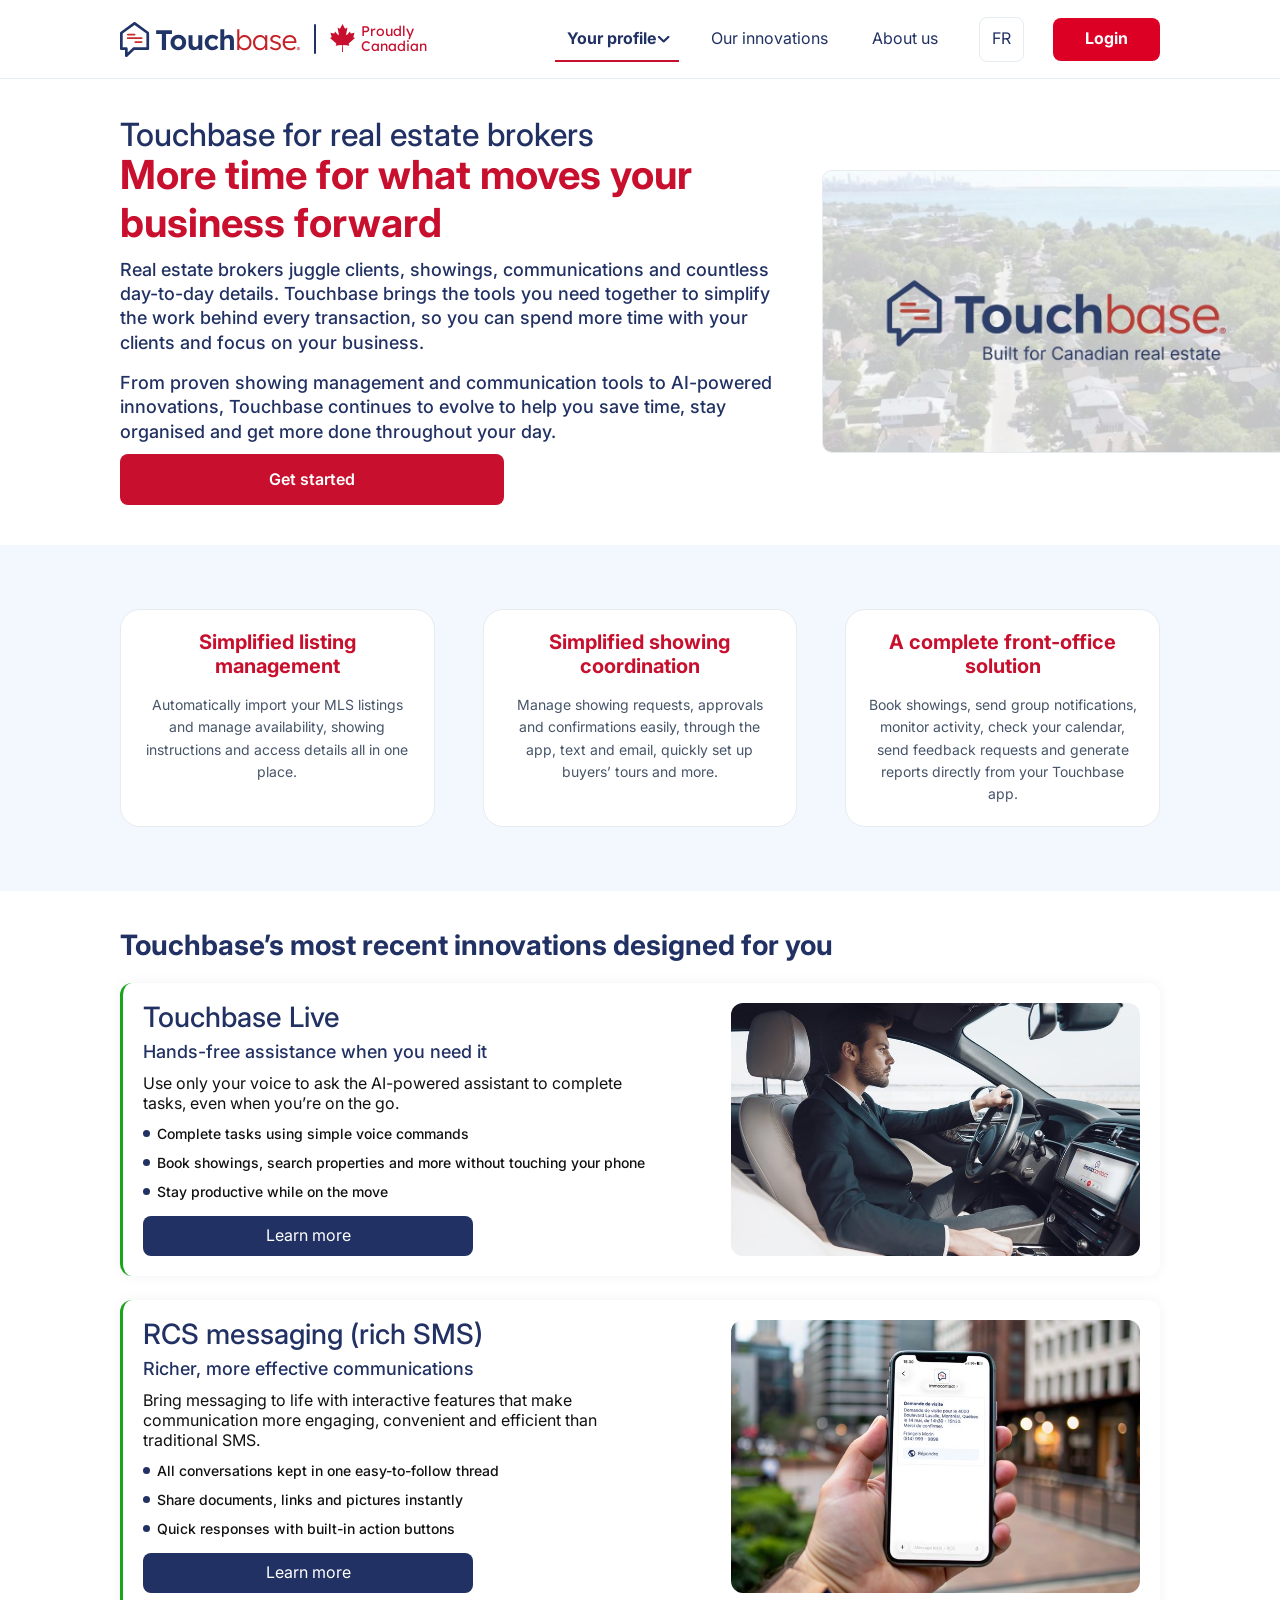
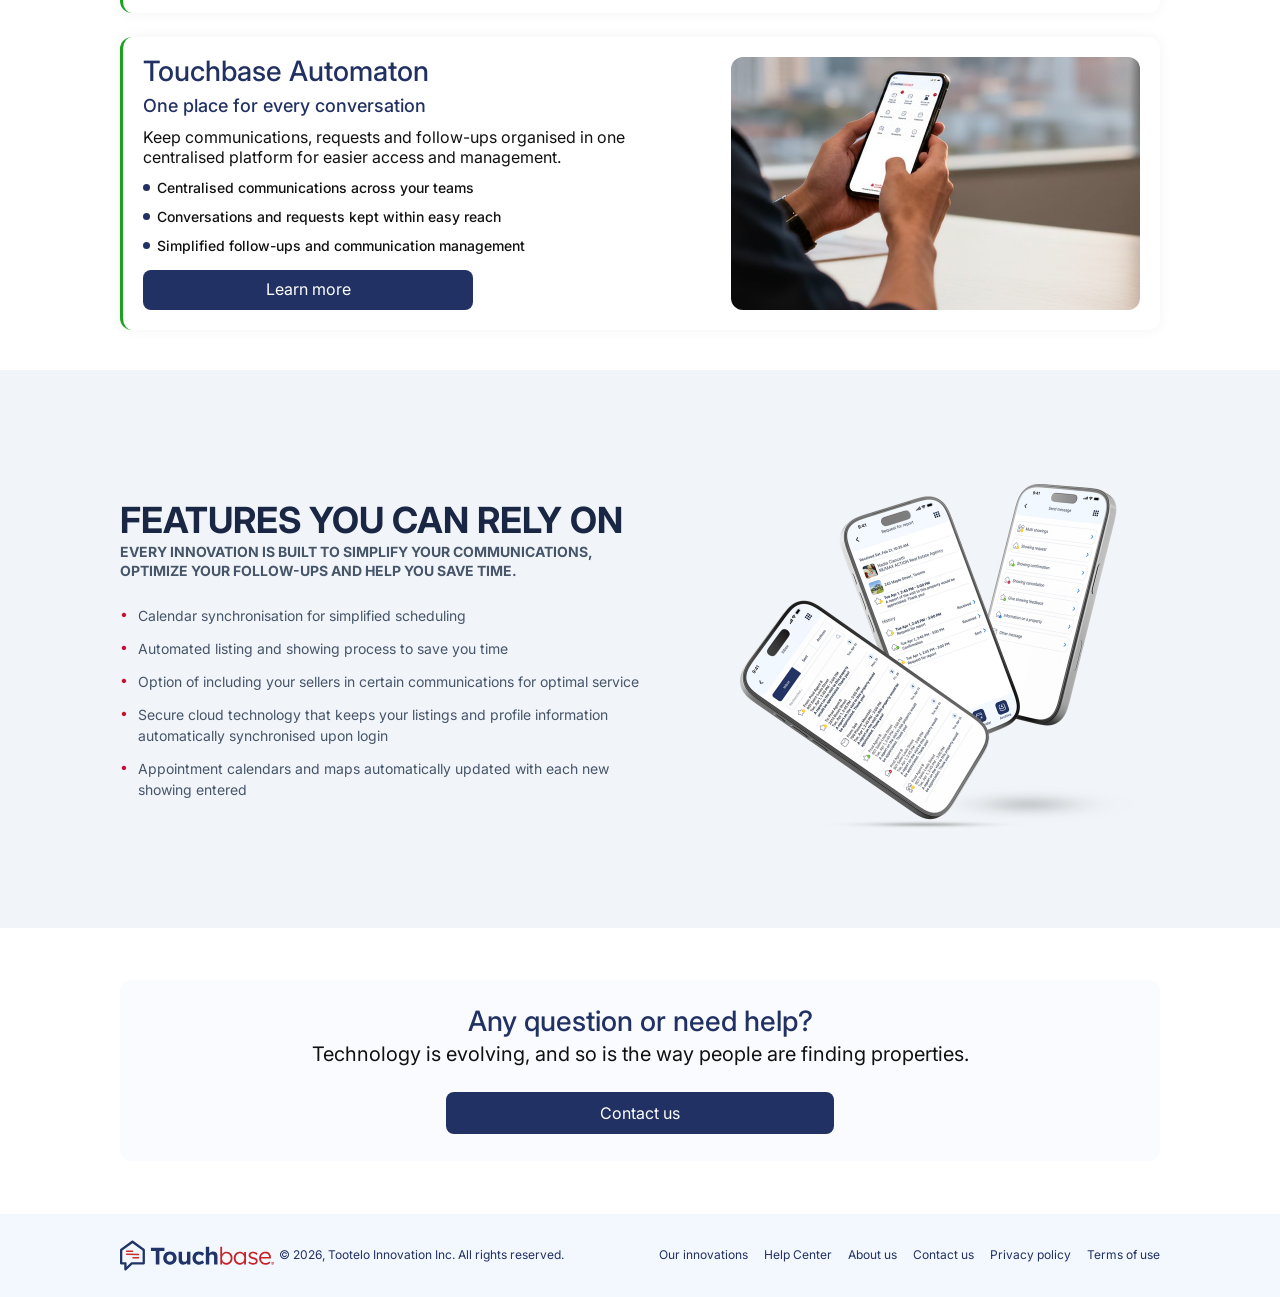
<file: for-brokers.html>
<!DOCTYPE html>
<html lang="en">
  <head>
    <meta charset="utf-8" />
    <meta name="viewport" content="width=device-width, initial-scale=1" />
    <title>Touchbase for real estate brokers</title>
    <meta
      name="description"
      content="Touchbase brings showing management, communication and AI-powered innovations together so brokers can spend more time with their clients."
    />
    <link rel="icon" href="assets/logo-touchbase.svg" type="image/svg+xml" />
    <link rel="stylesheet" href="css/tokens.css" />
    <link rel="stylesheet" href="css/styles.css" />
  </head>

  <body data-page="brokers">
    <a class="skip-link" href="#main">Skip to content</a>

    <div class="page">
      <div data-layout="header"></div>

      <main id="main">
        <!-- ================= Héros ================= -->
        <section class="aud-hero" aria-labelledby="page-title">
          <div class="aud-hero__text">
            <h1 id="page-title">
              <span class="aud-hero__kicker" data-i18n="brokers.kicker"></span>
              <span class="aud-hero__title" data-i18n="brokers.title"></span>
            </h1>
            <div class="aud-hero__lead">
              <p data-i18n="brokers.lead1"></p>
              <p data-i18n="brokers.lead2"></p>
            </div>
            <a class="btn btn--principal aud-hero__cta" href="contact.html" data-i18n="cta.getStarted"></a>
          </div>

          <!-- Le cadre « Animation Test 2 1 » est encore vide dans Figma ; on y place
               la même vidéo que la page Nos innovations, où le calque porte ce nom. -->
          <div class="aud-hero__visual">
            <img src="assets/img/innov/hero-video.jpg" data-i18n-alt="brokers.heroAlt" alt="" />
          </div>
        </section>

        <!-- ================= Trois arguments ================= -->
        <section class="aud-steps" aria-label="What Touchbase simplifies">
          <div class="aud-steps__row">
            <article class="aud-step">
              <h2 class="aud-step__title" data-i18n="brokers.step1.title"></h2>
              <p class="aud-step__text" data-i18n="brokers.step1.text"></p>
            </article>
            <article class="aud-step">
              <h2 class="aud-step__title" data-i18n="brokers.step2.title"></h2>
              <p class="aud-step__text" data-i18n="brokers.step2.text"></p>
            </article>
            <article class="aud-step">
              <h2 class="aud-step__title" data-i18n="brokers.step3.title"></h2>
              <p class="aud-step__text" data-i18n="brokers.step3.text"></p>
            </article>
          </div>
        </section>

        <!-- ================= Innovations ================= -->
        <section class="aud-innov" aria-labelledby="innov-title">
          <h2 class="aud-innov__title" id="innov-title" data-i18n="brokers.innovTitle"></h2>

          <article class="innov-card">
            <div class="innov-card__body">
              <h3 class="innov-card__title" data-i18n="brokers.live.title"></h3>
              <p class="innov-card__subtitle" data-i18n="brokers.live.subtitle"></p>
              <p class="innov-card__text" data-i18n="brokers.live.text"></p>
              <ul class="innov-card__points">
                <li data-i18n="brokers.live.p1"></li>
                <li data-i18n="brokers.live.p2"></li>
                <li data-i18n="brokers.live.p3"></li>
              </ul>
              <a class="btn btn--navy innov-card__cta" href="innovations.html" data-i18n="brokers.learnMore"></a>
            </div>
            <div class="innov-card__media">
              <img src="assets/img/brokers/live.jpg" data-i18n-alt="brokers.live.alt" alt="" />
            </div>
          </article>

          <article class="innov-card">
            <div class="innov-card__body">
              <h3 class="innov-card__title" data-i18n="brokers.rcs.title"></h3>
              <p class="innov-card__subtitle" data-i18n="brokers.rcs.subtitle"></p>
              <p class="innov-card__text" data-i18n="brokers.rcs.text"></p>
              <ul class="innov-card__points">
                <li data-i18n="brokers.rcs.p1"></li>
                <li data-i18n="brokers.rcs.p2"></li>
                <li data-i18n="brokers.rcs.p3"></li>
              </ul>
              <a class="btn btn--navy innov-card__cta" href="innovations.html" data-i18n="brokers.learnMore"></a>
            </div>
            <div class="innov-card__media">
              <img src="assets/img/brokers/rcs.jpg" data-i18n-alt="brokers.rcs.alt" alt="" />
            </div>
          </article>

          <article class="innov-card">
            <div class="innov-card__body">
              <h3 class="innov-card__title" data-i18n="brokers.automaton.title"></h3>
              <p class="innov-card__subtitle" data-i18n="brokers.automaton.subtitle"></p>
              <p class="innov-card__text" data-i18n="brokers.automaton.text"></p>
              <ul class="innov-card__points">
                <li data-i18n="brokers.automaton.p1"></li>
                <li data-i18n="brokers.automaton.p2"></li>
                <li data-i18n="brokers.automaton.p3"></li>
              </ul>
              <a class="btn btn--navy innov-card__cta" href="innovations.html" data-i18n="brokers.learnMore"></a>
            </div>
            <div class="innov-card__media">
              <img src="assets/img/brokers/automaton.jpg" data-i18n-alt="brokers.automaton.alt" alt="" />
            </div>
          </article>
        </section>

        <!-- ================= Features you can rely on ================= -->
        <section class="aud-features" aria-labelledby="features-title">
          <div class="aud-features__text">
            <div>
              <h2 class="aud-features__title" id="features-title" data-i18n="brokers.features.title"></h2>
              <p class="aud-features__lead" data-i18n="brokers.features.lead"></p>
            </div>
            <ul class="aud-features__list">
              <li data-i18n="brokers.features.1"></li>
              <li data-i18n="brokers.features.2"></li>
              <li data-i18n="brokers.features.3"></li>
              <li data-i18n="brokers.features.4"></li>
              <li data-i18n="brokers.features.5"></li>
            </ul>
          </div>
          <div class="aud-features__visual">
            <img src="assets/img/brokers/features.png" data-i18n-alt="brokers.features.alt" alt="" />
          </div>
        </section>

        <!-- ================= Encart d'aide ================= -->
        <section class="help" aria-labelledby="help-title">
          <div class="help__panel">
            <div class="help__titles">
              <h2 class="help__title" id="help-title" data-i18n="help.title"></h2>
              <p class="help__lead" data-i18n="innov.helpLead"></p>
            </div>
            <a class="btn btn--navy help__cta" href="contact.html" data-i18n="help.cta"></a>
          </div>
        </section>
      </main>

      <div data-layout="footer"></div>
    </div>

    <script src="js/layout.js"></script>
    <script src="js/i18n.js"></script>
    <script src="js/main.js"></script>
  </body>
</html>
</file>
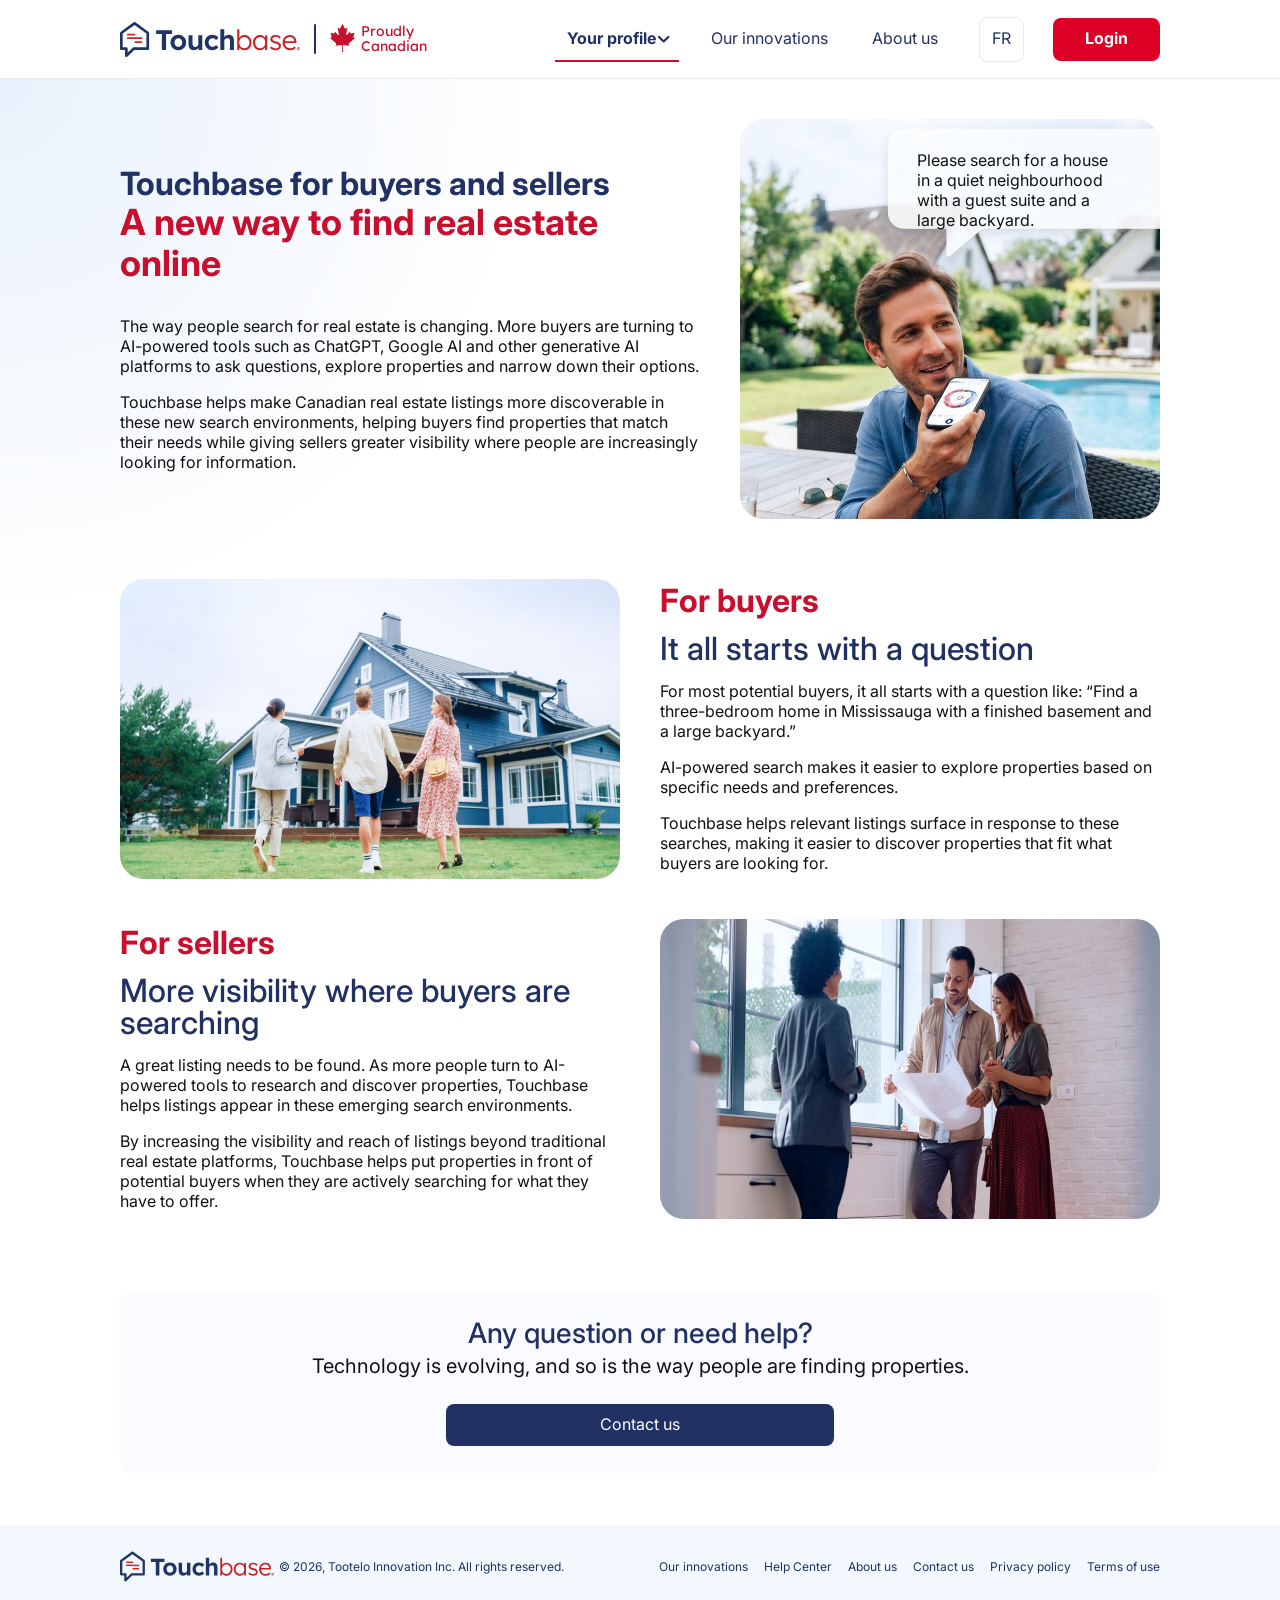
<file: for-customers.html>
<!DOCTYPE html>
<html lang="en">
  <head>
    <meta charset="utf-8" />
    <meta name="viewport" content="width=device-width, initial-scale=1" />
    <title>Touchbase for buyers and sellers</title>
    <meta
      name="description"
      content="Search habits are changing. Touchbase helps Canadian listings surface in AI-powered search, for buyers who look there and sellers who want to be found."
    />
    <link rel="icon" href="assets/logo-touchbase.svg" type="image/svg+xml" />
    <link rel="stylesheet" href="css/tokens.css" />
    <link rel="stylesheet" href="css/styles.css" />
  </head>

  <body data-page="customers">
    <a class="skip-link" href="#main">Skip to content</a>

    <div class="page innov">
      <div data-layout="header"></div>

      <main id="main">
        <!-- ================= Héros ================= -->
        <section class="cust-hero" aria-labelledby="page-title">
          <div class="cust-hero__text">
            <h1 id="page-title">
              <span class="cust-hero__kicker" data-i18n="cust.kicker"></span>
              <span class="cust-hero__title" data-i18n="cust.title"></span>
            </h1>
            <div class="cust-hero__lead">
              <p data-i18n="cust.lead1"></p>
              <p data-i18n="cust.lead2"></p>
            </div>
          </div>
          <div class="cust-hero__visual">
            <img src="assets/img/customers/hero.jpg" data-i18n-alt="cust.heroAlt" alt="" />
            <p class="cust-hero__bubble" data-i18n="cust.heroBubble"></p>
          </div>
        </section>

        <!-- ================= Pour les acheteurs ================= -->
        <div class="cust-wrap">
          <section class="cust-row" aria-labelledby="buyers-title">
            <div class="cust-row__media">
              <img src="assets/img/customers/buyers.jpg" data-i18n-alt="cust.buyers.alt" alt="" />
            </div>
            <div class="cust-row__text">
              <p class="cust-row__eyebrow" data-i18n="cust.buyers.eyebrow"></p>
              <h2 class="cust-row__title" id="buyers-title" data-i18n="cust.buyers.title"></h2>
              <div class="cust-row__body">
                <p data-i18n="cust.buyers.p1"></p>
                <p data-i18n="cust.buyers.p2"></p>
                <p data-i18n="cust.buyers.p3"></p>
              </div>
            </div>
          </section>

          <!-- ================= Pour les vendeurs ================= -->
          <section class="cust-row" aria-labelledby="sellers-title">
            <div class="cust-row__text">
              <p class="cust-row__eyebrow" data-i18n="cust.sellers.eyebrow"></p>
              <h2 class="cust-row__title" id="sellers-title" data-i18n="cust.sellers.title"></h2>
              <div class="cust-row__body">
                <p data-i18n="cust.sellers.p1"></p>
                <p data-i18n="cust.sellers.p2"></p>
              </div>
            </div>
            <div class="cust-row__media">
              <img src="assets/img/customers/sellers.jpg" data-i18n-alt="cust.sellers.alt" alt="" />
            </div>
          </section>
        </div>

        <!-- ================= Encart d'aide ================= -->
        <section class="help" aria-labelledby="help-title">
          <div class="help__panel">
            <div class="help__titles">
              <h2 class="help__title" id="help-title" data-i18n="help.title"></h2>
              <p class="help__lead" data-i18n="innov.helpLead"></p>
            </div>
            <a class="btn btn--navy help__cta" href="contact.html" data-i18n="help.cta"></a>
          </div>
        </section>
      </main>

      <div data-layout="footer"></div>
    </div>

    <script src="js/layout.js"></script>
    <script src="js/i18n.js"></script>
    <script src="js/main.js"></script>
  </body>
</html>
</file>
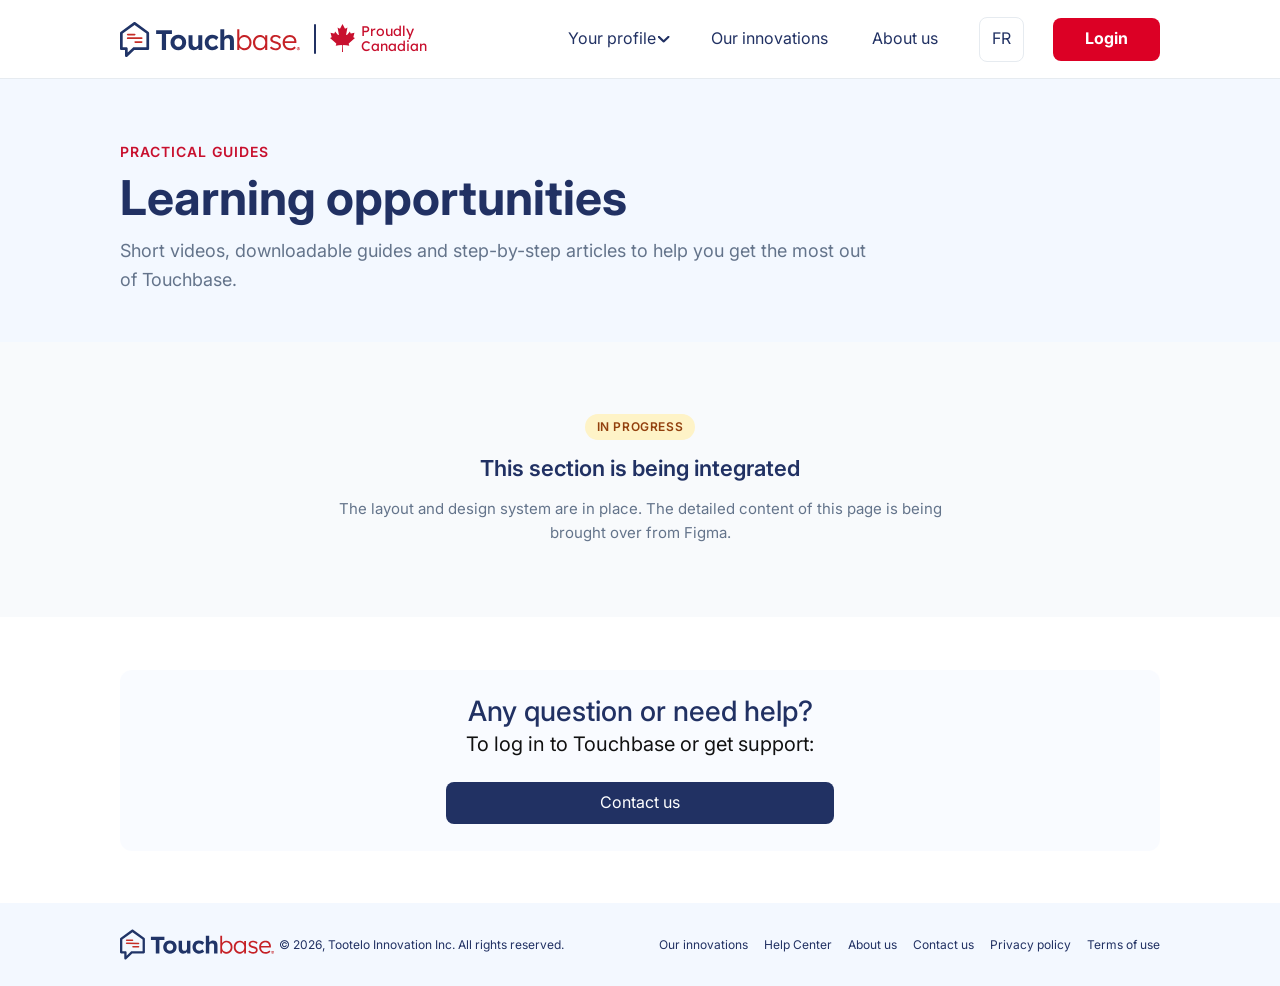
<file: guides.html>
<!DOCTYPE html>
<html lang="en">
  <head>
    <meta charset="utf-8" />
    <meta name="viewport" content="width=device-width, initial-scale=1" />
    <title>Learning opportunities — Touchbase</title>
    <meta name="description" content="Short videos, downloadable guides and step-by-step articles to help you get the most out of Touchbase." />
    <link rel="icon" href="assets/logo-touchbase.svg" type="image/svg+xml" />
    <link rel="stylesheet" href="css/tokens.css" />
    <link rel="stylesheet" href="css/styles.css" />
  </head>

  <body data-page="guides">
    <a class="skip-link" href="#main">Skip to content</a>

    <div class="page">
      <div data-layout="header"></div>

      <main id="main">
        <!-- ================= En-tête de page ================= -->
        <section class="page-hero" aria-labelledby="page-title">
          <p class="page-hero__eyebrow" data-i18n="guides.eyebrow"></p>
          <h1 class="page-hero__title" id="page-title" data-i18n="guides.title"></h1>
          <p class="page-hero__lead" data-i18n="guides.lead"></p>
        </section>

        <!-- Contenu détaillé à intégrer depuis le nœud Figma 4846:136. -->
        <section class="wip" aria-label="Section in progress">
          <span class="wip__badge" data-i18n="wip.badge"></span>
          <h2 class="wip__title" data-i18n="wip.title"></h2>
          <p class="wip__text" data-i18n="wip.text"></p>
        </section>

        <!-- ================= Encart d'aide ================= -->
        <section class="help" aria-labelledby="help-title">
          <div class="help__panel">
            <div class="help__titles">
              <h2 class="help__title" id="help-title" data-i18n="help.title"></h2>
              <p class="help__lead" data-i18n="help.lead"></p>
            </div>
            <a class="btn btn--navy help__cta" href="contact.html" data-i18n="help.cta"></a>
          </div>
        </section>
      </main>

      <div data-layout="footer"></div>
    </div>

    <script src="js/layout.js"></script>
    <script src="js/i18n.js"></script>
    <script src="js/main.js"></script>
  </body>
</html>
</file>
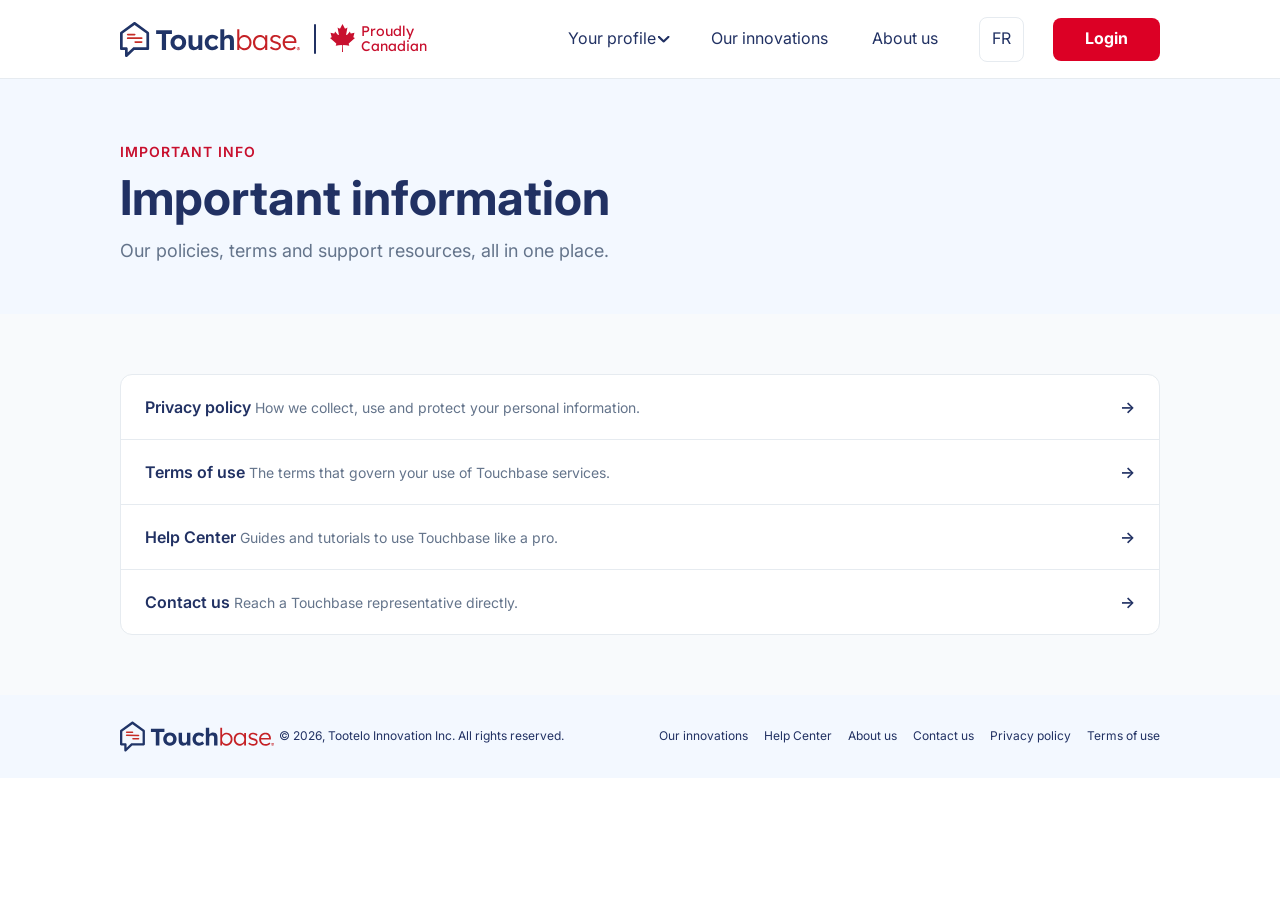
<file: important-info.html>
<!DOCTYPE html>
<html lang="en">
  <head>
    <meta charset="utf-8" />
    <meta name="viewport" content="width=device-width, initial-scale=1" />
    <title>Important information — Touchbase</title>
    <meta name="description" content="Touchbase policies, terms of use and support resources, all in one place." />
    <link rel="icon" href="assets/logo-touchbase.svg" type="image/svg+xml" />
    <link rel="stylesheet" href="css/tokens.css" />
    <link rel="stylesheet" href="css/styles.css" />
  </head>

  <body data-page="info">
    <a class="skip-link" href="#main">Skip to content</a>

    <div class="page">
      <div data-layout="header"></div>

      <main id="main">
        <section class="page-hero" aria-labelledby="page-title">
          <p class="page-hero__eyebrow" data-i18n="info.eyebrow"></p>
          <h1 class="page-hero__title" id="page-title" data-i18n="info.title"></h1>
          <p class="page-hero__lead" data-i18n="info.lead"></p>
        </section>

        <!-- Ce hub donne enfin une destination à l'entrée « Infos importantes » du menu. -->
        <section class="features" aria-label="Important information">
          <nav class="link-list" aria-label="Important information">
            <a class="link-list__item" href="privacy-policy.html">
              <span>
                <span class="link-list__label" data-i18n="footer.privacy"></span>
                <span class="link-list__desc" data-i18n="info.privacyDesc"></span>
              </span>
              <span class="link-list__arrow" aria-hidden="true">→</span>
            </a>

            <a class="link-list__item" href="terms-of-use.html">
              <span>
                <span class="link-list__label" data-i18n="footer.terms"></span>
                <span class="link-list__desc" data-i18n="info.termsDesc"></span>
              </span>
              <span class="link-list__arrow" aria-hidden="true">→</span>
            </a>

            <a
              class="link-list__item"
              href="https://helpcenter.touchbaserealestate.com/"
              target="_blank"
              rel="noopener"
            >
              <span>
                <span class="link-list__label" data-i18n="footer.helpCenter"></span>
                <span class="link-list__desc" data-i18n="info.helpDesc"></span>
              </span>
              <span class="link-list__arrow" aria-hidden="true">→</span>
            </a>

            <a class="link-list__item" href="contact.html">
              <span>
                <span class="link-list__label" data-i18n="footer.contact"></span>
                <span class="link-list__desc" data-i18n="info.contactDesc"></span>
              </span>
              <span class="link-list__arrow" aria-hidden="true">→</span>
            </a>
          </nav>
        </section>
      </main>

      <div data-layout="footer"></div>
    </div>

    <script src="js/layout.js"></script>
    <script src="js/i18n.js"></script>
    <script src="js/main.js"></script>
  </body>
</html>
</file>
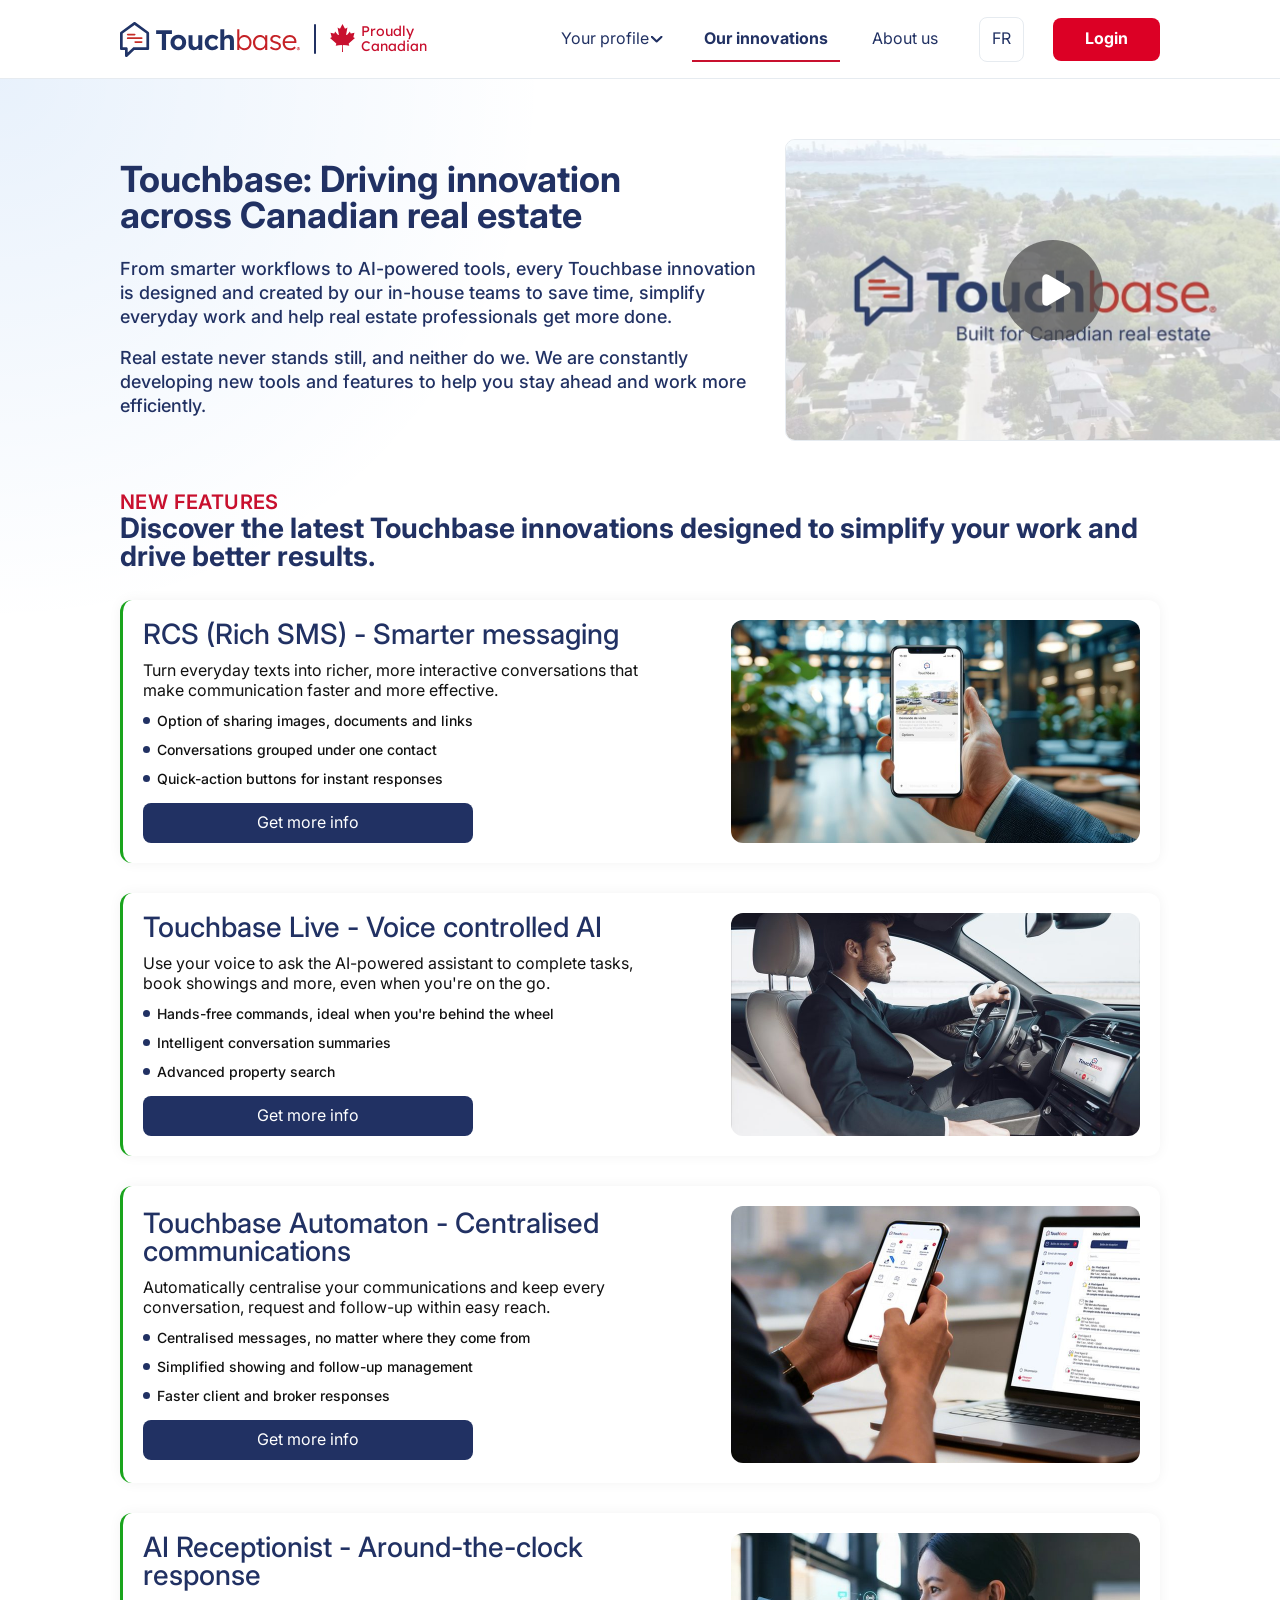
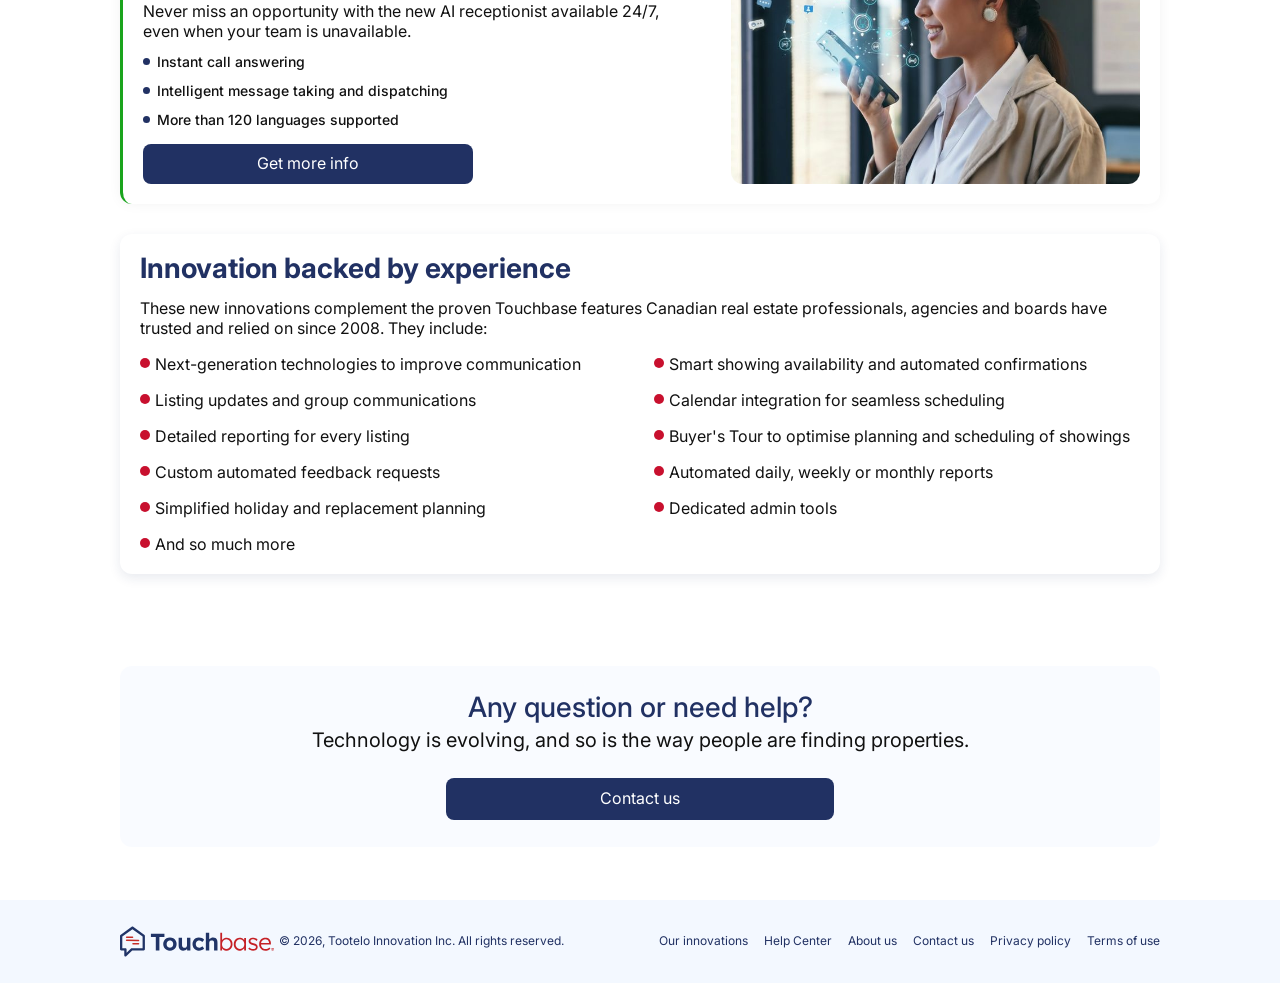
<file: innovations.html>
<!DOCTYPE html>
<html lang="en">
  <head>
    <meta charset="utf-8" />
    <meta name="viewport" content="width=device-width, initial-scale=1" />
    <title>Our innovations — Touchbase</title>
    <meta
      name="description"
      content="RCS messaging, voice-controlled AI, centralised communications and an AI receptionist — the latest Touchbase innovations for Canadian real estate."
    />
    <link rel="icon" href="assets/logo-touchbase.svg" type="image/svg+xml" />
    <link rel="stylesheet" href="css/tokens.css" />
    <link rel="stylesheet" href="css/styles.css" />
  </head>

  <body data-page="innovations">
    <a class="skip-link" href="#main">Skip to content</a>

    <div class="page innov">
      <div data-layout="header"></div>

      <main id="main">
        <!-- ================= Héros ================= -->
        <section class="innov-hero" aria-labelledby="page-title">
          <div class="innov-hero__text">
            <h1 class="innov-hero__title" id="page-title" data-i18n="innov.title"></h1>
            <div class="innov-hero__lead">
              <p data-i18n="innov.lead1"></p>
              <p data-i18n="innov.lead2"></p>
            </div>
          </div>

          <!-- Un bouton et non une image cliquable : il annonce ce qu'il déclenche. -->
          <button class="video-thumb innov-hero__video" type="button" data-i18n-aria-label="innov.videoCta" aria-label="Play the video">
            <img class="video-thumb__img" src="assets/img/innov/hero-video.jpg" alt="" aria-hidden="true" />
            <img class="video-thumb__play" src="assets/icons/play.svg" alt="" aria-hidden="true" />
          </button>
        </section>

        <div class="innov-main">
          <div class="innov-section-header">
            <p class="innov-section-header__eyebrow" data-i18n="innov.eyebrow"></p>
            <h2 class="innov-section-header__title" data-i18n="innov.sectionTitle"></h2>
          </div>

          <!-- ================= RCS ================= -->
          <article class="innov-card">
            <div class="innov-card__body">
              <h3 class="innov-card__title" data-i18n="innov.rcs.title"></h3>
              <p class="innov-card__text" data-i18n="innov.rcs.text"></p>
              <ul class="innov-card__points">
                <li data-i18n="innov.rcs.p1"></li>
                <li data-i18n="innov.rcs.p2"></li>
                <li data-i18n="innov.rcs.p3"></li>
              </ul>
              <a class="btn btn--navy innov-card__cta" href="contact.html" data-i18n="innov.more"></a>
            </div>
            <div class="innov-card__media">
              <img src="assets/img/innov/rcs.jpg" data-i18n-alt="innov.rcs.alt" alt="" />
            </div>
          </article>

          <!-- ================= Touchbase Live ================= -->
          <article class="innov-card">
            <div class="innov-card__body">
              <h3 class="innov-card__title" data-i18n="innov.live.title"></h3>
              <p class="innov-card__text" data-i18n="innov.live.text"></p>
              <ul class="innov-card__points">
                <li data-i18n="innov.live.p1"></li>
                <li data-i18n="innov.live.p2"></li>
                <li data-i18n="innov.live.p3"></li>
              </ul>
              <a class="btn btn--navy innov-card__cta" href="contact.html" data-i18n="innov.more"></a>
            </div>
            <div class="innov-card__media">
              <img src="assets/img/innov/live.jpg" data-i18n-alt="innov.live.alt" alt="" />
            </div>
          </article>

          <!-- ================= Automaton ================= -->
          <article class="innov-card">
            <div class="innov-card__body">
              <h3 class="innov-card__title" data-i18n="innov.automaton.title"></h3>
              <p class="innov-card__text" data-i18n="innov.automaton.text"></p>
              <ul class="innov-card__points">
                <li data-i18n="innov.automaton.p1"></li>
                <li data-i18n="innov.automaton.p2"></li>
                <li data-i18n="innov.automaton.p3"></li>
              </ul>
              <a class="btn btn--navy innov-card__cta" href="contact.html" data-i18n="innov.more"></a>
            </div>
            <div class="innov-card__media">
              <img src="assets/img/innov/automaton.jpg" data-i18n-alt="innov.automaton.alt" alt="" />
            </div>
          </article>

          <!-- ================= Réceptionniste IA ================= -->
          <article class="innov-card">
            <div class="innov-card__body">
              <h3 class="innov-card__title" data-i18n="innov.reception.title"></h3>
              <p class="innov-card__text" data-i18n="innov.reception.text"></p>
              <ul class="innov-card__points">
                <li data-i18n="innov.reception.p1"></li>
                <li data-i18n="innov.reception.p2"></li>
                <li data-i18n="innov.reception.p3"></li>
              </ul>
              <a class="btn btn--navy innov-card__cta" href="contact.html" data-i18n="innov.more"></a>
            </div>
            <div class="innov-card__media">
              <img src="assets/img/innov/receptionist.jpg" data-i18n-alt="innov.reception.alt" alt="" />
            </div>
          </article>

          <!-- ================= Innovation backed by experience ================= -->
          <section class="innov-proof" aria-labelledby="proof-title">
            <h2 class="innov-proof__title" id="proof-title" data-i18n="innov.proof.title"></h2>
            <p class="innov-proof__lead" data-i18n="innov.proof.lead"></p>
            <ul class="innov-proof__list">
              <li><img src="assets/icons/dot-red.svg" alt="" aria-hidden="true" /><span data-i18n="innov.proof.1"></span></li>
              <li><img src="assets/icons/dot-red.svg" alt="" aria-hidden="true" /><span data-i18n="innov.proof.2"></span></li>
              <li><img src="assets/icons/dot-red.svg" alt="" aria-hidden="true" /><span data-i18n="innov.proof.3"></span></li>
              <li><img src="assets/icons/dot-red.svg" alt="" aria-hidden="true" /><span data-i18n="innov.proof.4"></span></li>
              <li><img src="assets/icons/dot-red.svg" alt="" aria-hidden="true" /><span data-i18n="innov.proof.5"></span></li>
              <li><img src="assets/icons/dot-red.svg" alt="" aria-hidden="true" /><span data-i18n="innov.proof.6"></span></li>
              <li><img src="assets/icons/dot-red.svg" alt="" aria-hidden="true" /><span data-i18n="innov.proof.7"></span></li>
              <li><img src="assets/icons/dot-red.svg" alt="" aria-hidden="true" /><span data-i18n="innov.proof.8"></span></li>
              <li><img src="assets/icons/dot-red.svg" alt="" aria-hidden="true" /><span data-i18n="innov.proof.9"></span></li>
              <li><img src="assets/icons/dot-red.svg" alt="" aria-hidden="true" /><span data-i18n="innov.proof.10"></span></li>
              <li><img src="assets/icons/dot-red.svg" alt="" aria-hidden="true" /><span data-i18n="innov.proof.11"></span></li>
            </ul>
          </section>
        </div>

        <!-- ================= Encart d'aide ================= -->
        <section class="help" aria-labelledby="help-title">
          <div class="help__panel">
            <div class="help__titles">
              <h2 class="help__title" id="help-title" data-i18n="help.title"></h2>
              <p class="help__lead" data-i18n="innov.helpLead"></p>
            </div>
            <a class="btn btn--navy help__cta" href="contact.html" data-i18n="help.cta"></a>
          </div>
        </section>
      </main>

      <div data-layout="footer"></div>
    </div>

    <script src="js/layout.js"></script>
    <script src="js/i18n.js"></script>
    <script src="js/main.js"></script>
  </body>
</html>
</file>
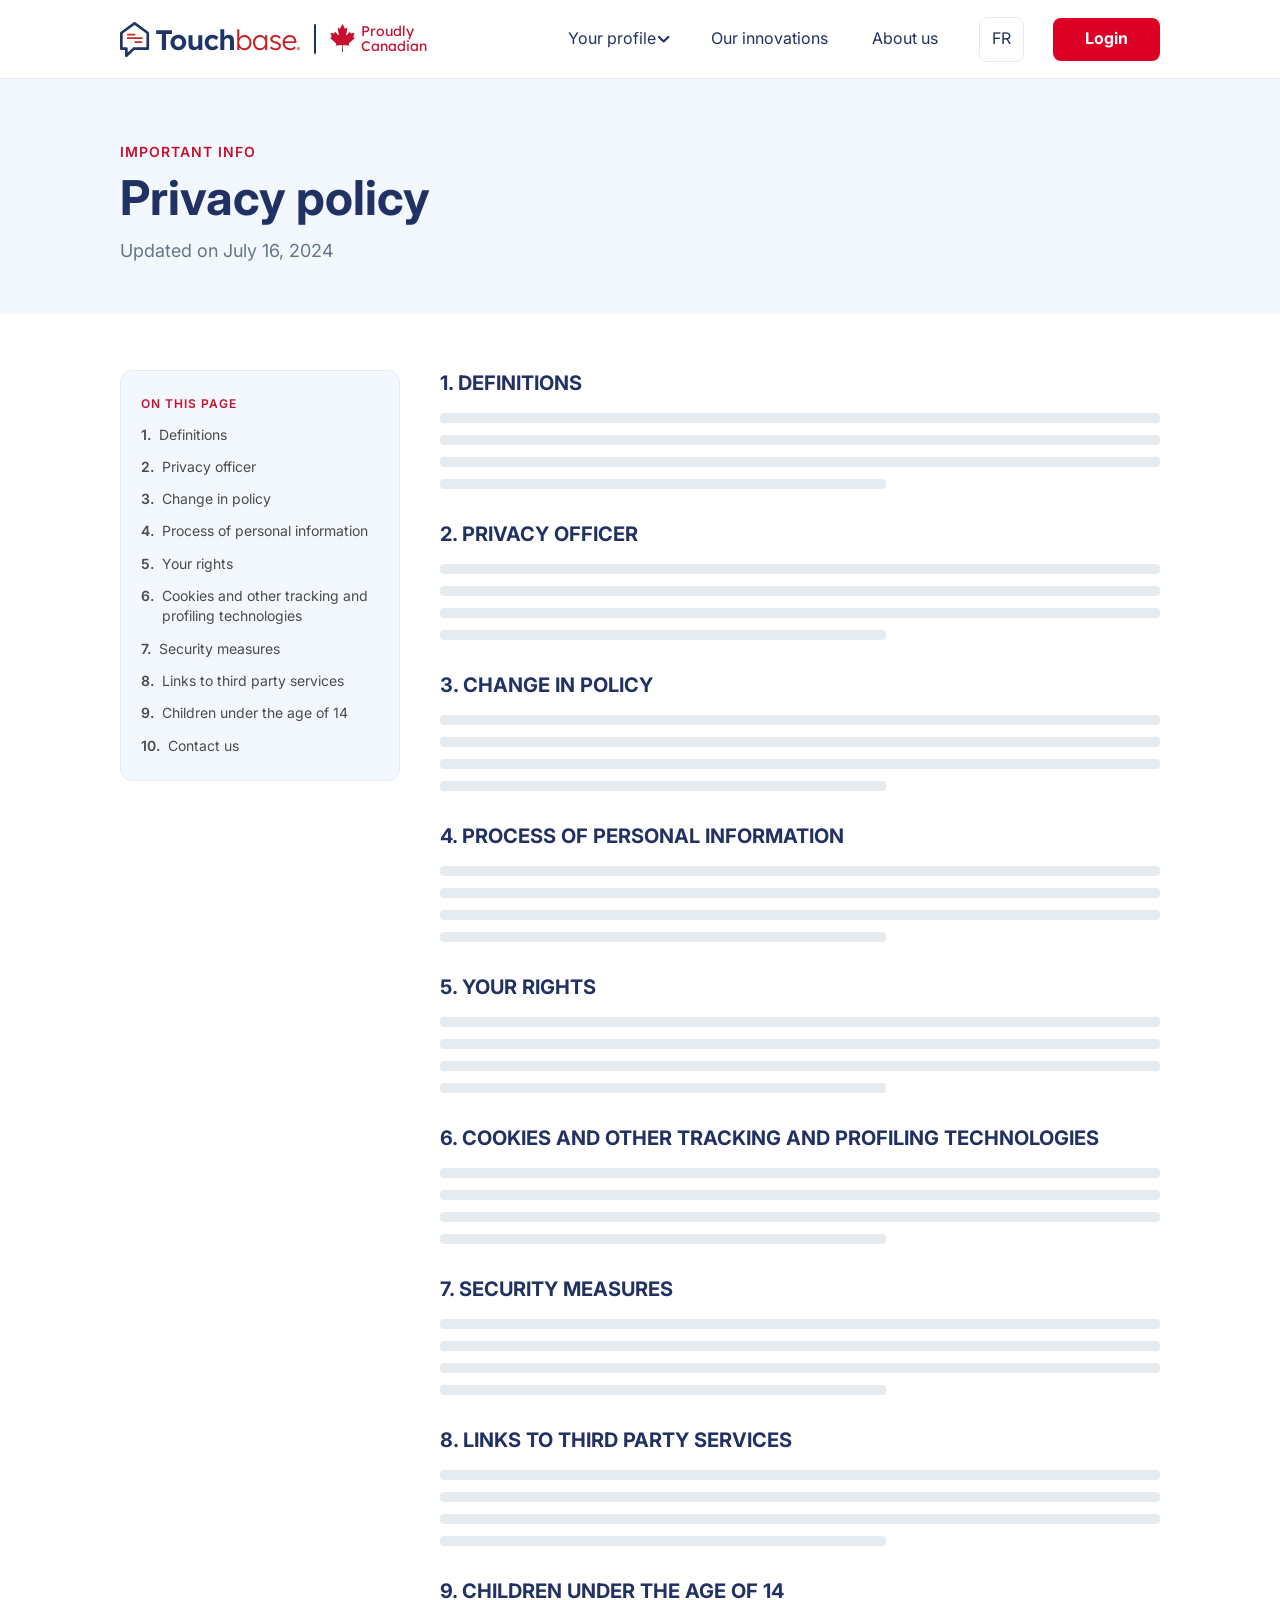
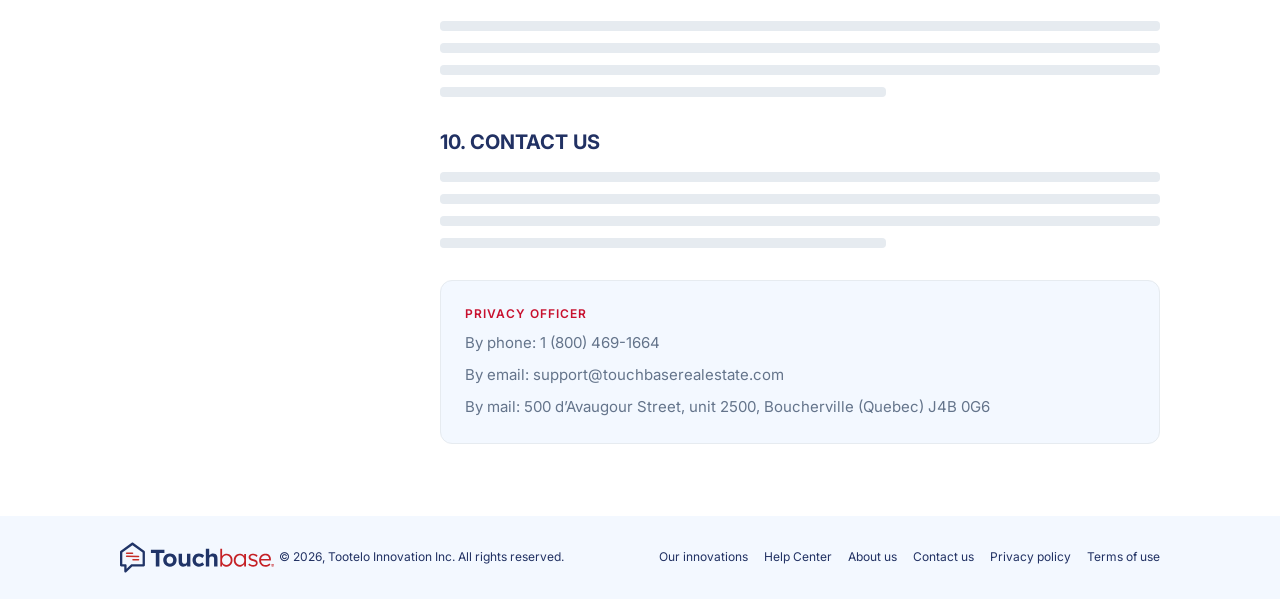
<file: privacy-policy.html>
<!DOCTYPE html>
<html lang="en">
  <head>
    <meta charset="utf-8" />
    <meta name="viewport" content="width=device-width, initial-scale=1" />
    <title>Privacy policy &mdash; Touchbase</title>
    <meta name="description" content="How Touchbase Real Estate collects, uses and protects your personal information." />
    <link rel="icon" href="assets/logo-touchbase.svg" type="image/svg+xml" />
    <link rel="stylesheet" href="css/tokens.css" />
    <link rel="stylesheet" href="css/styles.css" />
  </head>

  <body data-page="privacy">
    <a class="skip-link" href="#main">Skip to content</a>

    <div class="page">
      <div data-layout="header"></div>

      <main id="main">
        <section class="page-hero" aria-labelledby="page-title">
          <p class="page-hero__eyebrow" data-i18n="info.eyebrow"></p>
          <h1 class="page-hero__title" id="page-title">Privacy policy</h1>
          <p class="page-hero__lead">Updated on July 16, 2024</p>
        </section>

        <div class="legal">
          <nav class="legal__toc" aria-label="On this page">
            <p class="legal__toc-label">On this page</p>
            <ol>
              <li><a href="#s1">Definitions</a></li>
              <li><a href="#s2">Privacy officer</a></li>
              <li><a href="#s3">Change in policy</a></li>
              <li><a href="#s4">Process of personal information</a></li>
              <li><a href="#s5">Your rights</a></li>
              <li><a href="#s6">Cookies and other tracking and profiling technologies</a></li>
              <li><a href="#s7">Security measures</a></li>
              <li><a href="#s8">Links to third party services</a></li>
              <li><a href="#s9">Children under the age of 14</a></li>
              <li><a href="#s10">Contact us</a></li>
            </ol>
          </nav>

          <!-- Barres grises assumées : la copie légale se reprend mot pour mot
               depuis le site en ligne, elle ne se réécrit pas. -->
          <div class="legal__doc">
            <section class="legal__section" id="s1">
              <h2>Definitions</h2>
              <div class="legal__placeholder" aria-hidden="true">
                <span></span><span></span><span></span><span></span>
              </div>
            </section>

            <section class="legal__section" id="s2">
              <h2>Privacy officer</h2>
              <div class="legal__placeholder" aria-hidden="true">
                <span></span><span></span><span></span><span></span>
              </div>
            </section>

            <section class="legal__section" id="s3">
              <h2>Change in policy</h2>
              <div class="legal__placeholder" aria-hidden="true">
                <span></span><span></span><span></span><span></span>
              </div>
            </section>

            <section class="legal__section" id="s4">
              <h2>Process of personal information</h2>
              <div class="legal__placeholder" aria-hidden="true">
                <span></span><span></span><span></span><span></span>
              </div>
            </section>

            <section class="legal__section" id="s5">
              <h2>Your rights</h2>
              <div class="legal__placeholder" aria-hidden="true">
                <span></span><span></span><span></span><span></span>
              </div>
            </section>

            <section class="legal__section" id="s6">
              <h2>Cookies and other tracking and profiling technologies</h2>
              <div class="legal__placeholder" aria-hidden="true">
                <span></span><span></span><span></span><span></span>
              </div>
            </section>

            <section class="legal__section" id="s7">
              <h2>Security measures</h2>
              <div class="legal__placeholder" aria-hidden="true">
                <span></span><span></span><span></span><span></span>
              </div>
            </section>

            <section class="legal__section" id="s8">
              <h2>Links to third party services</h2>
              <div class="legal__placeholder" aria-hidden="true">
                <span></span><span></span><span></span><span></span>
              </div>
            </section>

            <section class="legal__section" id="s9">
              <h2>Children under the age of 14</h2>
              <div class="legal__placeholder" aria-hidden="true">
                <span></span><span></span><span></span><span></span>
              </div>
            </section>

            <section class="legal__section" id="s10">
              <h2>Contact us</h2>
              <div class="legal__placeholder" aria-hidden="true">
                <span></span><span></span><span></span><span></span>
              </div>
            </section>

            <div class="info-card info-card--tinted">
              <p class="info-card__label">Privacy officer</p>
              <p class="info-card__text">By phone: <a href="tel:18004691664">1 (800) 469-1664</a></p>
              <p class="info-card__text">
                By email: <a href="mailto:support@touchbaserealestate.com">support@touchbaserealestate.com</a>
              </p>
              <p class="info-card__text">
                By mail: 500 d&rsquo;Avaugour Street, unit 2500, Boucherville (Quebec) J4B&nbsp;0G6
              </p>
            </div>
          </div>
        </div>
      </main>

      <div data-layout="footer"></div>
    </div>

    <script src="js/layout.js"></script>
    <script src="js/i18n.js"></script>
    <script src="js/main.js"></script>
  </body>
</html>
</file>
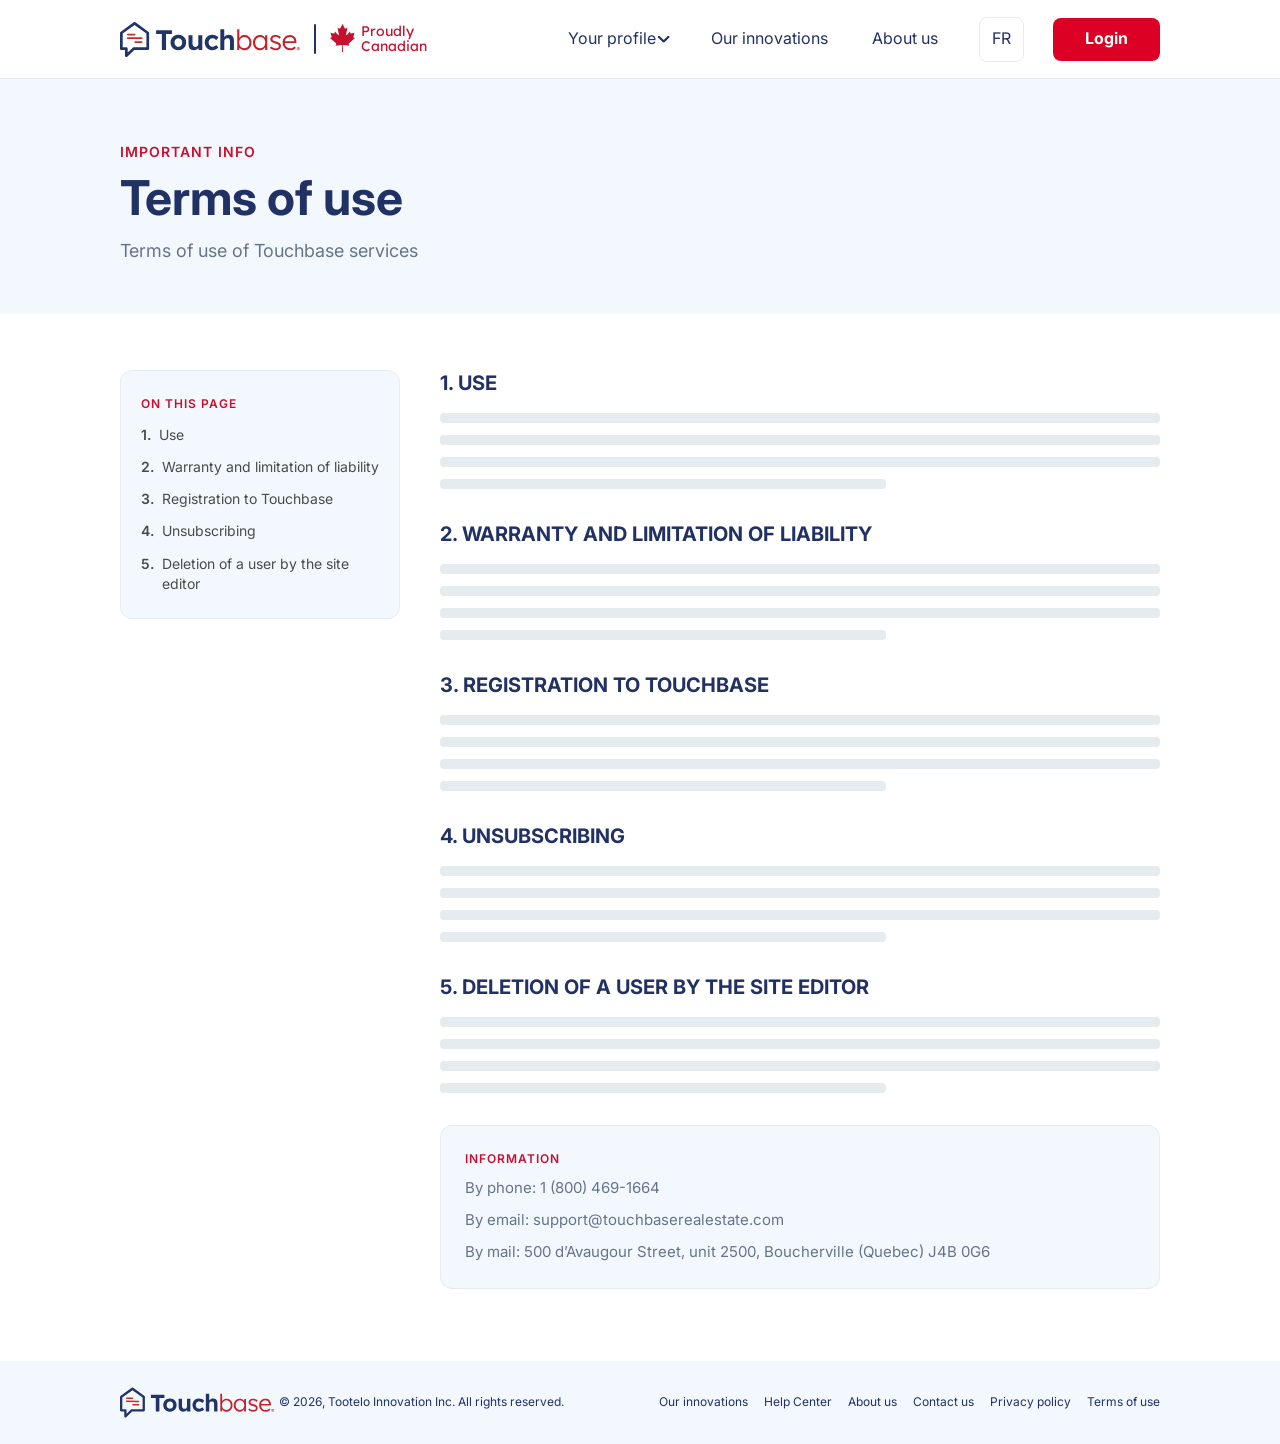
<file: terms-of-use.html>
<!DOCTYPE html>
<html lang="en">
  <head>
    <meta charset="utf-8" />
    <meta name="viewport" content="width=device-width, initial-scale=1" />
    <title>Terms of use &mdash; Touchbase</title>
    <meta name="description" content="The terms that govern your use of Touchbase Real Estate services." />
    <link rel="icon" href="assets/logo-touchbase.svg" type="image/svg+xml" />
    <link rel="stylesheet" href="css/tokens.css" />
    <link rel="stylesheet" href="css/styles.css" />
  </head>

  <body data-page="terms">
    <a class="skip-link" href="#main">Skip to content</a>

    <div class="page">
      <div data-layout="header"></div>

      <main id="main">
        <section class="page-hero" aria-labelledby="page-title">
          <p class="page-hero__eyebrow" data-i18n="info.eyebrow"></p>
          <h1 class="page-hero__title" id="page-title">Terms of use</h1>
          <p class="page-hero__lead">Terms of use of Touchbase services</p>
        </section>

        <div class="legal">
          <nav class="legal__toc" aria-label="On this page">
            <p class="legal__toc-label">On this page</p>
            <ol>
              <li><a href="#s1">Use</a></li>
              <li><a href="#s2">Warranty and limitation of liability</a></li>
              <li><a href="#s3">Registration to Touchbase</a></li>
              <li><a href="#s4">Unsubscribing</a></li>
              <li><a href="#s5">Deletion of a user by the site editor</a></li>
            </ol>
          </nav>

          <!-- Barres grises assumées : la copie légale se reprend mot pour mot
               depuis le site en ligne, elle ne se réécrit pas. -->
          <div class="legal__doc">
            <section class="legal__section" id="s1">
              <h2>Use</h2>
              <div class="legal__placeholder" aria-hidden="true">
                <span></span><span></span><span></span><span></span>
              </div>
            </section>

            <section class="legal__section" id="s2">
              <h2>Warranty and limitation of liability</h2>
              <div class="legal__placeholder" aria-hidden="true">
                <span></span><span></span><span></span><span></span>
              </div>
            </section>

            <section class="legal__section" id="s3">
              <h2>Registration to Touchbase</h2>
              <div class="legal__placeholder" aria-hidden="true">
                <span></span><span></span><span></span><span></span>
              </div>
            </section>

            <section class="legal__section" id="s4">
              <h2>Unsubscribing</h2>
              <div class="legal__placeholder" aria-hidden="true">
                <span></span><span></span><span></span><span></span>
              </div>
            </section>

            <section class="legal__section" id="s5">
              <h2>Deletion of a user by the site editor</h2>
              <div class="legal__placeholder" aria-hidden="true">
                <span></span><span></span><span></span><span></span>
              </div>
            </section>

            <div class="info-card info-card--tinted">
              <p class="info-card__label">Information</p>
              <p class="info-card__text">By phone: <a href="tel:18004691664">1 (800) 469-1664</a></p>
              <p class="info-card__text">
                By email: <a href="mailto:support@touchbaserealestate.com">support@touchbaserealestate.com</a>
              </p>
              <p class="info-card__text">
                By mail: 500 d&rsquo;Avaugour Street, unit 2500, Boucherville (Quebec) J4B&nbsp;0G6
              </p>
            </div>
          </div>
        </div>
      </main>

      <div data-layout="footer"></div>
    </div>

    <script src="js/layout.js"></script>
    <script src="js/i18n.js"></script>
    <script src="js/main.js"></script>
  </body>
</html>
</file>
<file: css/tokens.css>
/* ==========================================================================
   Touchbase — Design tokens
   Source: Figma « Immocontact » + Immocontact/Touchbase brand guidelines
   ========================================================================== */

@import url('https://fonts.googleapis.com/css2?family=Inter:wght@400;500;600;700&family=Lexend:wght@400&display=swap');

:root {
  /* --- Couleurs primaires --- */
  --bleu-principal: #213163;
  --bleu-secondaire: #0066dc;
  --rouge-principal: #c8102e;
  --textes: #111111;

  /* --- Neutres --- */
  --textes-secondaire: #4a4a4a;
  --bordures: #e6ebf0;
  --lumiere: #f3f8ff;
  --neutre-surface: #f0f1f2;
  --neutre: #ffffff;

  /* --- Nuances bleu principal --- */
  --bleu-nav-10: #eef0f5;
  --bleu-nav-25: #c5cbe0;
  --bleu-nav-40: #9ba5c9;
  --bleu-nav-55: #717fb2;
  --bleu-nav-dark: #161f3e;

  /* --- Nuances bleu secondaire --- */
  --bleu-action-10: #eaf3fb;
  --bleu-action-30: #99c2f2;
  --bleu-action-55: #3386e5;
  --bleu-action-dark: #004fa9;

  /* --- Nuances rouge --- */
  --rouge-10: #fae8eb;
  --rouge-30: #e87b8c;
  --rouge-dark: #9a0c22;
  /* Rouges spécifiques aux maquettes (CTA header / boutons ronds des cartes) */
  --rouge-cta: #dc0025;
  --rouge-card: #b71618;

  /* --- Gris ardoise propres aux maquettes marketing --- */
  --ardoise: #64748b; /* paragraphes de section */
  --ardoise-fonce: #1e293b; /* listes à puces cochées */
  --ardoise-surface: #f8fafc; /* fond de la grille de fonctionnalités */
  --ardoise-bordure: #e2e8f0; /* contour des cartes de fonctionnalités */
  --icone-fond: rgba(37, 99, 235, 0.06); /* pastille d'icône */
  --ardoise-surface-2: #f9fafb; /* fond de la section Innovation */
  --ardoise-texte: #475569; /* paragraphes des pages d'audience */
  --ardoise-fond: #f1f5f9; /* fond « Features you can rely on » */
  --marine-profond: #1a2744; /* titres de section sur fond ardoise */
  --rouge-cta-clair: #e63946; /* CTA principal sur fond photo */
  --voile-bleu-opaque: rgba(33, 49, 99, 0.9); /* voile de la section manifeste */
  --texte-sur-voile: rgba(255, 255, 255, 0.7);
  --voile-bleu: rgba(33, 49, 99, 0.75); /* voile appliqué aux photos */
  --texte-sur-photo: rgba(255, 255, 240, 0.88);

  /* --- Statuts --- */
  /* La variable Figma « Green Valide » vaut #1aa41d, pas le #28a745 de la charte :
     c'est elle qui borde les cartes d'innovation. */
  --green-valide: #1aa41d;
  --succes: #28a745;
  --attention: #f59e0b;
  --erreur: #c8102e;
  --information: #0066dc;

  /* --- Typographie --- */
  --font-family: 'Inter', Arial, Helvetica, sans-serif;
  --leading-tight: 1.211; /* interlignage Figma des titres */
  --leading-body: 1.5;

  /* --- Rayons --- */
  --radius-xs: 2px;
  --radius-sm: 4px;
  --radius-md: 6px;
  --radius-lg: 8px;
  --radius-xl: 10px;
  --radius-2xl: 12px;
  --radius-3xl: 16px;
  --radius-full: 9999px;

  /* --- Espacements (base 4px) --- */
  --space-1: 4px;
  --space-2: 8px;
  --space-3: 12px;
  --space-4: 16px;
  --space-5: 20px;
  --space-6: 24px;
  --space-8: 32px;
  --space-10: 40px;
  --space-12: 48px;
  --space-16: 64px;

  /* --- Ombres --- */
  --shadow-xs: 0 1px 2px rgba(0, 0, 0, 0.05);
  --shadow-sm: 0 1px 4px rgba(0, 0, 0, 0.08);
  --shadow-base: 0 2px 8px rgba(0, 0, 0, 0.1);
  --shadow-md: 0 4px 16px rgba(0, 0, 0, 0.12);
  /* « Drop Shadow » de la maquette */
  --shadow-card: 0 4px 12.2px 0 rgba(33, 49, 99, 0.1);

  /* --- Mise en page --- */
  --page-max: 1440px;
  --content-max: 1200px;
  --gutter: 120px;
  --header-height: 79px;
}

@media (max-width: 1200px) {
  :root {
    --gutter: 48px;
  }
}

@media (max-width: 768px) {
  :root {
    --gutter: 20px;
  }
}
</file>
<file: css/styles.css>
/* ==========================================================================
   Touchbase — Feuille de styles principale
   Sections implémentées : base, en-tête, héro « chaque acteur »
   ========================================================================== */

/* --------------------------------------------------------------------------
   1. Base
   -------------------------------------------------------------------------- */

*,
*::before,
*::after {
  box-sizing: border-box;
}

html {
  -webkit-text-size-adjust: 100%;
  scroll-behavior: smooth;
}

body {
  margin: 0;
  overflow-x: hidden;
  font-family: var(--font-family);
  font-size: 16px;
  line-height: var(--leading-body);
  color: var(--textes);
  background: var(--neutre);
  -webkit-font-smoothing: antialiased;
  -moz-osx-font-smoothing: grayscale;
}

img,
svg {
  display: block;
  max-width: 100%;
}

a {
  color: inherit;
  text-decoration: none;
}

button {
  font: inherit;
  color: inherit;
  border: none;
  background: none;
  cursor: pointer;
}

h1,
h2,
h3,
h4,
p {
  margin: 0;
}

ul {
  margin: 0;
  padding: 0;
  list-style: none;
}

/* Masque le contenu visuellement tout en le gardant accessible aux lecteurs d'écran */
.visually-hidden {
  position: absolute;
  width: 1px;
  height: 1px;
  padding: 0;
  margin: -1px;
  overflow: hidden;
  clip: rect(0, 0, 0, 0);
  white-space: nowrap;
  border: 0;
}

/* Lien d'évitement — premier élément focusable de la page */
.skip-link {
  position: absolute;
  top: -100px;
  left: var(--space-4);
  z-index: 100;
  padding: var(--space-3) var(--space-5);
  color: var(--neutre);
  background: var(--bleu-principal);
  border-radius: var(--radius-lg);
  font-weight: 500;
  transition: top 0.2s ease;
}

.skip-link:focus {
  top: var(--space-4);
}

/* Anneau de focus homogène sur toute la page */
:focus-visible {
  outline: 2px solid var(--bleu-secondaire);
  outline-offset: 2px;
}

/* Conteneur centré de 1200px avec gouttières de 120px */
.container {
  width: 100%;
  max-width: var(--content-max);
  margin: 0 auto;
}

/* Pas d'overflow ici : cela ferait de .page un conteneur de défilement
   et l'en-tête « sticky » cesserait de coller. */
.page {
  max-width: var(--page-max);
  margin: 0 auto;
}

/* --------------------------------------------------------------------------
   2. Boutons
   -------------------------------------------------------------------------- */

.btn {
  display: inline-flex;
  align-items: center;
  justify-content: center;
  gap: var(--space-2);
  height: 43px;
  padding: var(--space-3) var(--space-8);
  border-radius: var(--radius-lg);
  font-size: 16px;
  font-weight: 700;
  line-height: var(--leading-tight);
  white-space: nowrap;
  transition: background-color 0.15s ease, color 0.15s ease;
}

.btn--rouge {
  color: var(--neutre);
  background: var(--rouge-cta);
}

.btn--rouge:hover {
  background: var(--rouge-dark);
}

/* CTA plein rouge sur fond clair — teinte de marque, distincte du rouge du
   bouton Connexion (--rouge-cta) et du rouge clair des CTA sur photo. */
.btn--principal {
  color: var(--neutre);
  background: var(--rouge-principal);
}

.btn--principal:hover {
  background: var(--rouge-dark);
}

/* Bouton rond des cartes du héro */
.btn-circle {
  display: flex;
  align-items: center;
  justify-content: center;
  flex-shrink: 0;
  width: 48px;
  height: 48px;
  background: var(--rouge-card);
  border-radius: var(--radius-full);
  transition: background-color 0.15s ease, transform 0.15s ease;
}

.btn-circle img {
  width: 16px;
  height: 16px;
}

.btn-circle:hover {
  background: var(--rouge-dark);
  transform: translateX(2px);
}

/* --------------------------------------------------------------------------
   3. En-tête
   -------------------------------------------------------------------------- */

.site-header {
  display: flex;
  align-items: center;
  justify-content: center;
  height: var(--header-height);
  padding: 0 var(--gutter);
  background: var(--neutre);
  border-bottom: 1px solid var(--bordures);
  position: sticky;
  top: 0;
  z-index: 50;
}

.site-header__inner {
  display: flex;
  align-items: center;
  justify-content: space-between;
  width: 100%;
  max-width: var(--content-max);
}

.site-header__logo img {
  width: 180px;
  height: 35px;
}

.site-header__brand {
  display: flex;
  align-items: center;
  gap: 14px;
}

.site-header__divider {
  width: 2px;
  height: 30px;
  background: var(--bleu-principal);
  border-radius: 1px;
}

.site-header__slogan {
  display: flex;
  align-items: flex-start;
  gap: 6px;
}

.site-header__flag {
  width: 25px;
  height: 28px;
}

.site-header__slogan-text {
  display: flex;
  flex-direction: column;
  font-family: 'Lexend', var(--font-family);
  font-size: 14px;
  line-height: 15px;
  color: var(--rouge-principal);
  white-space: nowrap;
}

.site-header__right {
  display: flex;
  align-items: center;
  justify-content: flex-end;
  gap: 29px;
}

.main-nav {
  display: flex;
  align-items: center;
  gap: var(--space-5);
}

.main-nav__link {
  position: relative;
  display: flex;
  align-items: center;
  justify-content: center;
  gap: var(--space-1);
  height: 45px;
  padding: var(--space-3) var(--space-3);
  font-size: 16px;
  line-height: var(--leading-tight);
  color: var(--bleu-principal);
  white-space: nowrap;
}

/* Le trait rouge se déroule sur la largeur du mot, de la gauche vers la droite. */
.main-nav__link::after,
.site-submenu__link::after {
  content: '';
  position: absolute;
  right: 0;
  bottom: 0;
  left: 0;
  height: 2px;
  background: var(--rouge-principal);
  transform: scaleX(0);
  transform-origin: left center;
  transition: transform 0.32s cubic-bezier(0.65, 0, 0.35, 1);
}

.main-nav__link:hover::after,
.main-nav__link:focus-visible::after,
.main-nav__link[aria-expanded='true']::after,
.main-nav__link[aria-current='page']::after,
.site-submenu__link:hover::after,
.site-submenu__link:focus-visible::after,
.site-submenu__link[aria-current='page']::after {
  transform: scaleX(1);
}

/* Le lien courant reste souligné : le trait ne se rétracte pas au départ du curseur. */
.main-nav__link[aria-current='page'],
.site-submenu__link[aria-current='page'] {
  font-weight: 700;
}

/* Le SVG source pointe vers la gauche : vers le bas au repos, vers le haut une
   fois le sous-menu ouvert. */
.main-nav__chevron {
  width: 7.33px;
  height: 12px;
  transform: rotate(-90deg);
  transition: transform 0.28s cubic-bezier(0.65, 0, 0.35, 1);
}

.main-nav__link[aria-expanded='true'] .main-nav__chevron {
  transform: rotate(90deg);
}

/* --- Sous-menu déroulant --- */

.site-submenu {
  position: absolute;
  top: 100%;
  right: 0;
  left: 0;
  display: flex;
  justify-content: center;
  padding: 0 var(--gutter) var(--space-3);
  background: var(--neutre);
  border-bottom: 1px solid var(--bordures);
  box-shadow: var(--shadow-base);
  animation: submenu-in 0.22s ease-out both;
}

.site-submenu[hidden] {
  display: none;
}

@keyframes submenu-in {
  from {
    opacity: 0;
    transform: translateY(-6px);
  }
}

.site-submenu__inner {
  display: flex;
  justify-content: flex-end;
  width: 100%;
  max-width: var(--content-max);
}

.site-submenu__link {
  position: relative;
  display: flex;
  align-items: center;
  justify-content: center;
  height: 40px;
  padding: 0 var(--space-5);
  font-size: 14px;
  font-weight: 500;
  line-height: normal;
  color: var(--bleu-principal);
  white-space: nowrap;
}

/* Bascule de langue */
.lang-toggle {
  display: flex;
  align-items: center;
  justify-content: center;
  width: 45px;
  height: 45px;
  font-size: 16px;
  line-height: var(--leading-tight);
  color: var(--bleu-principal);
  border: 1px solid var(--bordures);
  border-radius: var(--radius-lg);
  transition: background-color 0.15s ease, border-color 0.15s ease;
}

.lang-toggle:hover {
  background: var(--lumiere);
  border-color: var(--bleu-nav-25);
}

/* Bouton hamburger — visible sous 1024px uniquement */
.nav-toggle {
  display: none;
  align-items: center;
  justify-content: center;
  width: 45px;
  height: 45px;
  border: 1px solid var(--bordures);
  border-radius: var(--radius-lg);
}

.nav-toggle__bar,
.nav-toggle__bar::before,
.nav-toggle__bar::after {
  display: block;
  width: 20px;
  height: 2px;
  background: var(--bleu-principal);
  border-radius: var(--radius-xs);
  transition: transform 0.2s ease, opacity 0.2s ease;
}

.nav-toggle__bar::before,
.nav-toggle__bar::after {
  content: '';
  position: absolute;
}

.nav-toggle__bar::before {
  transform: translateY(-6px);
}

.nav-toggle__bar::after {
  transform: translateY(6px);
}

.nav-toggle[aria-expanded='true'] .nav-toggle__bar {
  background: transparent;
}

.nav-toggle[aria-expanded='true'] .nav-toggle__bar::before {
  transform: rotate(45deg);
}

.nav-toggle[aria-expanded='true'] .nav-toggle__bar::after {
  transform: rotate(-45deg);
}

/* --- Fond assombri derrière le panneau --- */

.nav-overlay {
  position: fixed;
  inset: 0;
  z-index: 60;
  background: var(--bleu-principal);
  opacity: 0;
  visibility: hidden;
  transition: opacity 0.32s ease, visibility 0.32s ease;
}

.nav-overlay[data-open='true'] {
  opacity: 0.45;
  visibility: visible;
}

/* --- Panneau de navigation mobile : coulisse depuis la droite, côté du bouton burger --- */

.mobile-drawer {
  position: fixed;
  inset: 0 0 0 auto;
  z-index: 70;
  display: flex;
  flex-direction: column;
  justify-content: space-between;
  gap: var(--space-6);
  width: 262px;
  max-width: 85vw;
  padding: var(--space-16) var(--space-5) 30px;
  background: var(--neutre);
  border-radius: 20px 0 0 20px;
  box-shadow: var(--shadow-md);
  overflow-y: auto;
  transform: translateX(100%);
  transition: transform 0.32s cubic-bezier(0.65, 0, 0.35, 1);
}

.mobile-drawer[data-open='true'] {
  transform: translateX(0);
}

.mobile-drawer__top {
  display: flex;
  align-items: center;
  gap: 15px;
}

.nav-toggle.mobile-drawer__close {
  width: 32px;
  height: 42px;
  border: none;
  border-radius: 0;
}

.mobile-drawer__login {
  flex: 1 1 0;
  height: 42px;
}

.mobile-drawer__body {
  display: flex;
  flex-direction: column;
  align-items: stretch;
  gap: var(--space-4);
}

.mobile-drawer__group {
  display: flex;
  flex-direction: column;
  align-items: center;
  gap: 10px;
  padding: 10px 0;
}

.mobile-drawer__title {
  font-size: 16px;
  font-weight: 700;
  line-height: normal;
  color: var(--bleu-principal);
}

.mobile-drawer__item {
  display: flex;
  align-items: center;
  justify-content: center;
  width: 100%;
  height: 40px;
  padding: 0 10px;
  font-size: 14px;
  font-weight: 500;
  line-height: normal;
  color: var(--bleu-principal);
  text-align: center;
  border-bottom: 1px solid var(--bordures);
}

.mobile-drawer__link {
  display: flex;
  align-items: center;
  justify-content: center;
  width: 100%;
  padding: 10px;
  font-size: 16px;
  font-weight: 700;
  line-height: normal;
  color: var(--bleu-principal);
  text-align: center;
  border-bottom: 1px solid var(--bordures);
}

.mobile-drawer__lang {
  cursor: pointer;
}

.mobile-drawer__footer {
  display: flex;
  flex-direction: column;
  align-items: center;
  gap: 9px;
}

.mobile-drawer__foot-link {
  display: flex;
  align-items: center;
  justify-content: center;
  width: 100%;
  padding: 10px;
  font-size: 14px;
  font-weight: 500;
  line-height: normal;
  color: var(--bleu-principal);
  text-align: center;
  border-bottom: 1px solid var(--bordures);
}

.mobile-drawer__logo {
  width: 126px;
  height: auto;
  margin-top: var(--space-1);
}

@media (min-width: 1025px) {
  .nav-overlay,
  .mobile-drawer {
    display: none;
  }
}

/* --------------------------------------------------------------------------
   4. Héro — « Une solution pour chaque acteur »
   -------------------------------------------------------------------------- */

.hero {
  position: relative;
  display: flex;
  flex-direction: column;
  align-items: center;
  gap: var(--space-12);
  padding: 80px var(--gutter) 100px;
  background-color: var(--lumiere);
  isolation: isolate;
}

/* Photo de fond + voile bleu en multiplication, comme dans la maquette.
   Les deux couches sont fusionnées sur un seul pseudo-élément : c'est bien
   moins coûteux à composer qu'un mix-blend-mode plein écran. */
.hero::before {
  content: '';
  position: absolute;
  inset: 0;
  z-index: -1;
  pointer-events: none;
  background-image: linear-gradient(var(--voile-bleu), var(--voile-bleu)), url('../assets/img/hero-bg.png');
  background-blend-mode: multiply;
  background-size: cover;
  background-position: center;
}

.hero__header {
  display: flex;
  flex-direction: column;
  align-items: center;
  gap: var(--space-4);
  width: 100%;
  max-width: var(--content-max);
  text-align: center;
  color: var(--neutre);
}

.hero__title {
  font-size: 50px;
  font-weight: 600;
  line-height: normal;
  text-wrap: balance;
}

/* Une seule ligne vide sépare le texte d'intro de la consigne dans la maquette :
   les deux partagent ce conteneur pour que .hero__header ne leur applique
   qu'un seul espacement (title → bloc), pas un deuxième entre les deux. */
.hero__subtitle {
  width: 100%;
}

.hero__lead {
  font-size: 22px;
  font-weight: 400;
  line-height: normal;
  text-wrap: balance;
}

.hero__note {
  margin-top: 26px;
  font-size: 28px;
  font-weight: 500;
  line-height: normal;
}

/* Rangée à hauteur fixe : chaque carte centre son contenu plutôt que de
   caler illustration/titre/texte/bouton sur des rangées partagées. */
.hero__cards {
  display: flex;
  gap: var(--space-6);
  height: 300px;
  width: 100%;
  max-width: var(--content-max);
}

.category-card {
  display: flex;
  flex: 1 0 0;
  flex-direction: column;
  align-items: center;
  justify-content: center;
  gap: 18px;
  padding: var(--space-5);
  background: rgba(255, 255, 255, 0.9);
  border: 1px solid var(--bordures);
  border-radius: var(--radius-3xl);
  box-shadow: var(--shadow-card);
  text-align: center;
  color: var(--bleu-principal);
  transition: transform 0.2s ease, box-shadow 0.2s ease;
}

.category-card__media {
  display: flex;
  align-items: center;
  justify-content: center;
}

.category-card__body {
  display: flex;
  flex-direction: column;
  align-items: center;
  gap: var(--space-3);
}

.category-card:hover {
  transform: translateY(-4px);
  box-shadow: 0 8px 24px 0 rgba(33, 49, 99, 0.18);
}

/* Les illustrations redessinées ne sont plus fusionnées en multiplication :
   la maquette applique désormais le tracé tel quel sur la carte translucide.
   Chacune garde sa taille native (attributs width/height) — c'est la rangée
   qui les aligne, pas une hauteur imposée. */
.category-card__illustration {
  height: auto;
}

.category-card__title {
  font-size: 20px;
  font-weight: 700;
  line-height: normal;
}

.category-card__text {
  font-size: 14px;
  font-weight: 400;
  line-height: 1.5;
}

/* --------------------------------------------------------------------------
   5. Section application mobile
   -------------------------------------------------------------------------- */

.app-section {
  display: flex;
  align-items: center;
  gap: 80px;
  padding: 60px var(--gutter);
  background: var(--neutre);
}

.app-section__text {
  display: flex;
  flex: 1 0 0;
  min-width: 0;
  flex-direction: column;
  align-items: flex-start;
  gap: var(--space-8);
}

.app-section__titles {
  display: flex;
  flex-direction: column;
  gap: var(--space-3);
}

.app-section__title {
  font-size: 36px;
  font-weight: 700;
  line-height: normal;
  color: var(--bleu-principal);
  text-wrap: balance;
}

.app-section__lead {
  font-size: 16px;
  line-height: 1.6;
  color: var(--ardoise);
}

.feature-list {
  display: flex;
  flex-direction: column;
  gap: var(--space-4);
}

.feature-list__item {
  display: flex;
  align-items: center;
  gap: var(--space-3);
  font-size: 15px;
  font-weight: 500;
  line-height: normal;
  color: var(--ardoise-fonce);
}

.feature-list__icon {
  flex-shrink: 0;
  width: 20px;
  height: 20px;
}

.store-badges {
  display: flex;
  align-items: center;
  gap: var(--space-4);
}

.store-badges img {
  height: 66px;
  width: auto;
}

/* Le SVG exporté de Figma est stocké retourné verticalement — on le remet à l'endroit. */
.store-badges__googleplay img {
  transform: scaleY(-1);
}

/* Le maquette téléphone laisse place à la vidéo « Animation Test 2 1 » :
   même vignette que le héros Nos innovations, donc même composant et même asset. */
.app-section__visual {
  --thumb-w: 558px;
}

/* --------------------------------------------------------------------------
   6. Bandeau de chiffres clés
   -------------------------------------------------------------------------- */

.stats-banner {
  display: flex;
  flex-direction: column;
  gap: var(--space-5);
  padding: 80px var(--gutter);
  background: var(--bleu-principal);
  color: var(--neutre);
}

.stats-banner__title {
  font-size: 48px;
  font-weight: 500;
  line-height: normal;
  text-align: center;
  text-wrap: balance;
}

.stats-banner__grid {
  display: grid;
  grid-template-columns: repeat(3, 1fr);
  gap: 1px;
}

.stat {
  display: flex;
  flex-direction: column;
  align-items: center;
  gap: var(--space-2);
  text-align: center;
}

.stat__value {
  font-size: 48px;
  font-weight: 700;
  line-height: normal;
}

.stat__label {
  font-size: 14px;
  font-weight: 600;
  line-height: normal;
  text-transform: uppercase;
  letter-spacing: 1px;
}

/* --------------------------------------------------------------------------
   7. Bandeau « Vous vous concentrez sur vos clients »
   -------------------------------------------------------------------------- */

.band {
  position: relative;
  display: flex;
  flex-direction: column;
  align-items: center;
  justify-content: flex-end;
  min-height: 783px;
  padding: 0 var(--gutter) var(--space-10);
  isolation: isolate;
  overflow: hidden;
}

.band::before {
  content: '';
  position: absolute;
  inset: 0;
  z-index: -1;
  pointer-events: none;
  background-image: linear-gradient(var(--voile-bleu), var(--voile-bleu)), url('../assets/img/band-bg.png');
  background-blend-mode: multiply;
  background-size: cover;
  background-position: center;
}

.band__title {
  position: absolute;
  top: 37px;
  left: 50%;
  transform: translateX(-50%);
  width: var(--content-max);
  max-width: calc(100% - 2 * var(--gutter));
  font-size: 64px;
  font-weight: 400;
  line-height: var(--leading-tight);
  text-align: center;
  color: var(--neutre);
}

/* La première ligne est en semi-gras, la seconde en normal. */
.band__title strong {
  display: block;
  font-weight: 600;
}

.band__screens {
  position: absolute;
  top: 90px;
  left: 50%;
  transform: translateX(-50%);
  width: 850px;
  height: 566px;
  object-fit: cover;
  pointer-events: none;
}

.band__content {
  position: relative;
  z-index: 1;
  display: flex;
  flex-direction: column;
  gap: var(--space-8);
  width: 992px;
  max-width: 100%;
}

.band__lead {
  font-size: 18px;
  line-height: 1.6;
  text-align: center;
  color: var(--texte-sur-photo);
  text-wrap: balance;
}

.band__ctas {
  display: flex;
  align-items: center;
  gap: var(--space-4);
}

.band__ctas .btn {
  flex: 1 0 0;
  min-width: 0;
  height: auto;
  padding: var(--space-4) var(--space-8);
  font-weight: 600;
  line-height: normal;
}

.btn--photo-primaire {
  color: var(--neutre);
  background: var(--rouge-cta-clair);
}

.btn--photo-primaire:hover {
  background: var(--rouge-principal);
}

.btn--photo-secondaire {
  color: var(--neutre);
  border: 1px solid var(--neutre);
}

.btn--photo-secondaire:hover {
  color: var(--bleu-principal);
  background: var(--neutre);
}

/* --------------------------------------------------------------------------
   8. Grille de fonctionnalités
   -------------------------------------------------------------------------- */

.features {
  display: flex;
  flex-direction: column;
  align-items: center;
  gap: var(--space-16);
  padding: 60px var(--gutter);
  background: var(--ardoise-surface);
}

.section-header {
  display: flex;
  flex-direction: column;
  gap: var(--space-4);
  width: 100%;
  text-align: center;
}

.section-header__title {
  font-size: 48px;
  font-weight: 700;
  line-height: normal;
  color: var(--bleu-principal);
  text-wrap: balance;
}

.section-header__lead {
  font-size: 16px;
  line-height: normal;
  color: var(--ardoise);
  text-wrap: balance;
}

.features__grid {
  display: grid;
  grid-template-columns: repeat(2, 1fr);
  gap: var(--space-6);
  width: 100%;
}

.feature-card {
  display: flex;
  flex-direction: column;
  align-items: flex-start;
  gap: 10px;
  padding: var(--space-5);
  background: var(--neutre);
  border: 1px solid var(--ardoise-bordure);
  border-radius: var(--radius-2xl);
}

.feature-card__head {
  display: flex;
  align-items: center;
  gap: var(--space-5);
  width: 100%;
}

.feature-card__icon {
  display: flex;
  flex-shrink: 0;
  padding: var(--space-3);
  background: var(--icone-fond);
  border-radius: var(--radius-lg);
}

.feature-card__icon img {
  width: 24px;
  height: 24px;
}

.feature-card__title {
  font-size: 20px;
  font-weight: 700;
  line-height: normal;
  color: var(--bleu-principal);
}

.feature-card__text {
  font-size: 14px;
  line-height: var(--leading-body);
  color: var(--ardoise);
}

.btn--navy {
  color: var(--neutre);
  background: var(--bleu-principal);
  font-weight: 400;
}

.btn--navy:hover {
  background: var(--bleu-nav-dark);
}

/* --------------------------------------------------------------------------
   10. Logos clients
   -------------------------------------------------------------------------- */

.client-logos {
  display: flex;
  flex-direction: column;
  gap: 18px;
  padding: 80px var(--gutter);
  background: var(--neutre);
}

.client-logos__title {
  font-size: 14px;
  font-weight: 600;
  line-height: normal;
  text-align: center;
  text-transform: uppercase;
  letter-spacing: 1px;
  color: var(--ardoise);
}

/* Défilement continu et lent. Les bords s'estompent pour que les logos
   entrent et sortent sans coupure nette. */
.client-logos__marquee {
  overflow: hidden;
  min-height: 80px;
  -webkit-mask-image: linear-gradient(90deg, transparent, #000 6%, #000 94%, transparent);
  mask-image: linear-gradient(90deg, transparent, #000 6%, #000 94%, transparent);
}

.client-logos__track {
  display: flex;
  width: max-content;
  animation: logos-scroll 45s linear infinite;
}

/* Le survol met la piste en pause : on peut lire un logo au passage. */
.client-logos__marquee:hover .client-logos__track,
.client-logos__marquee:focus-within .client-logos__track {
  animation-play-state: paused;
}

/* Trois séries identiques : à -33,333 % on retombe exactement sur la première
   image de la deuxième, donc la boucle est invisible. Trois et non deux, sinon
   la piste devient plus courte que la zone visible en fin de cycle et un vide
   apparaît à droite avant le retour. */
@keyframes logos-scroll {
  to {
    transform: translateX(-33.3333%);
  }
}

.client-logos__set {
  display: flex;
  flex-shrink: 0;
  align-items: center;
  gap: 80px;
  min-height: 80px;
  padding-right: 80px;
}

.client-logos__set img {
  object-fit: contain;
}

/* Logo Keller Williams reconstitué en texte, comme dans la maquette. */
.kw-logo {
  display: flex;
  align-items: center;
  gap: 5px;
}

.kw-logo__mark {
  display: flex;
  align-items: center;
  justify-content: center;
  width: 42px;
  height: 42px;
  border-radius: var(--radius-xs);
  font-size: 28px;
  font-weight: 900;
  letter-spacing: -2px;
  line-height: normal;
  color: #cc0000;
}

.kw-logo__text {
  display: flex;
  flex-direction: column;
  font-size: 9px;
  font-weight: 700;
  line-height: normal;
  letter-spacing: 1.8px;
  text-transform: uppercase;
  color: #1a1a1a;
}

/* --------------------------------------------------------------------------
   11. Témoignage
   -------------------------------------------------------------------------- */

.testimonial {
  display: flex;
  justify-content: center;
  padding: var(--space-5) var(--gutter);
  background: var(--neutre);
}

.testimonial__content {
  display: flex;
  flex-direction: column;
  align-items: flex-start;
  gap: var(--space-8);
  width: 100%;
  max-width: 1041px;
  margin: 0;
}

.testimonial__icon {
  width: 32px;
  height: 32px;
}

.testimonial__quote {
  margin: 0;
  font-size: 24px;
  font-style: italic;
  line-height: var(--leading-body);
  color: var(--bleu-principal);
}

.testimonial__author {
  display: flex;
  flex-direction: column;
  gap: var(--space-1);
}

.testimonial__name {
  font-size: 18px;
  font-weight: 700;
  line-height: normal;
  color: var(--bleu-principal);
}

.testimonial__role {
  font-size: 14px;
  line-height: normal;
  color: var(--ardoise);
}

/* Variante utilisée sur la page À propos : voile plus généreux, citation
   libre d'aller jusqu'au bord de la colonne plutôt que plafonnée à 1041px. */
.testimonial--wide {
  padding: var(--space-10) var(--gutter);
}

.testimonial--wide .testimonial__content {
  max-width: none;
}

/* --------------------------------------------------------------------------
   12. Manifeste « Innovation isn't a feature »
   -------------------------------------------------------------------------- */

.statement {
  position: relative;
  display: flex;
  flex-direction: column;
  align-items: center;
  justify-content: center;
  gap: var(--space-6);
  padding: var(--space-10) var(--gutter);
  min-height: 329px;
  color: var(--neutre);
  text-align: center;
}

/* Ici le voile est opaque à 90 % : une simple superposition suffit. */
.statement::before {
  content: '';
  position: absolute;
  inset: 0;
  z-index: -1;
  pointer-events: none;
  background-image: linear-gradient(var(--voile-bleu-opaque), var(--voile-bleu-opaque)),
    url('../assets/img/statement-bg.png');
  background-size: cover;
  background-position: center;
}

.statement__title {
  font-size: 56px;
  font-weight: 700;
  line-height: 1.1;
  text-wrap: balance;
}

.statement__title span {
  display: block;
}

.statement__lead {
  font-size: 16px;
  line-height: normal;
  color: var(--texte-sur-voile);
  text-wrap: balance;
}

/* --------------------------------------------------------------------------
   13. Encart d'aide
   -------------------------------------------------------------------------- */

.help {
  display: flex;
  align-items: center;
  justify-content: center;
  padding: 52.5px var(--gutter);
  background: var(--neutre);
}

.help__panel {
  display: flex;
  flex-direction: column;
  align-items: center;
  justify-content: center;
  gap: var(--space-6);
  width: var(--content-max);
  min-height: 181px;
  padding: var(--space-5) var(--gutter);
  background: rgba(243, 248, 255, 0.5);
  border-radius: var(--radius-2xl);
  text-align: center;
}

.help__titles {
  display: flex;
  flex-direction: column;
  gap: 5px;
}

.help__title {
  font-size: 28px;
  font-weight: 500;
  line-height: 1;
  color: var(--bleu-principal);
}

.help__lead {
  font-size: 20px;
  line-height: 28px;
  color: var(--textes);
}

.help__cta {
  width: 388px;
  max-width: 100%;
  height: 42px;
}

/* --------------------------------------------------------------------------
   13b. En-tête de page intérieure — commun à toutes les pages hors accueil
   -------------------------------------------------------------------------- */

.page-hero {
  display: flex;
  flex-direction: column;
  gap: var(--space-3);
  padding: 64px var(--gutter) 48px;
  background: var(--lumiere);
}

.page-hero--center {
  align-items: center;
  text-align: center;
}

.page-hero__eyebrow {
  font-size: 14px;
  font-weight: 600;
  line-height: normal;
  letter-spacing: 1px;
  text-transform: uppercase;
  color: var(--rouge-principal);
}

.page-hero__title {
  font-size: 48px;
  font-weight: 700;
  line-height: 1.1;
  color: var(--bleu-principal);
  text-wrap: balance;
}

/* Seconde phrase du titre en rouge, comme sur la page Innovation. */
.page-hero__title em {
  font-style: normal;
  color: var(--rouge-principal);
}

.page-hero__lead {
  max-width: 760px;
  font-size: 18px;
  line-height: 1.6;
  color: var(--ardoise);
}

/* --- Bandeau « section à venir » ---
   Assumé et visible : personne ne doit prendre un gabarit pour du définitif. */
.wip {
  display: flex;
  flex-direction: column;
  align-items: center;
  gap: var(--space-3);
  padding: 72px var(--gutter);
  background: var(--ardoise-surface);
  text-align: center;
}

.wip__badge {
  padding: var(--space-1) var(--space-3);
  border-radius: var(--radius-full);
  background: #fef3c7;
  color: #92400e;
  font-size: 12px;
  font-weight: 600;
  letter-spacing: 0.05em;
  text-transform: uppercase;
}

.wip__title {
  font-size: 22px;
  font-weight: 600;
  color: var(--bleu-principal);
}

.wip__text {
  max-width: 620px;
  font-size: 15px;
  line-height: 1.6;
  color: var(--ardoise);
}

/* --------------------------------------------------------------------------
   13c. Formulaire de contact
   -------------------------------------------------------------------------- */

.contact-layout {
  display: flex;
  align-items: flex-start;
  gap: var(--space-8);
  padding: var(--space-12) var(--gutter) 88px;
}

.contact-form {
  display: flex;
  flex: 1 1 0;
  min-width: 0;
  flex-direction: column;
  gap: var(--space-5);
  padding: var(--space-10);
  background: var(--neutre);
  border: 1px solid var(--bordures);
  border-radius: var(--radius-3xl);
  box-shadow: var(--shadow-card);
}

.contact-form__note {
  font-size: 13px;
  color: var(--ardoise);
}

.field {
  display: flex;
  flex-direction: column;
  gap: var(--space-2);
}

.field__row {
  display: flex;
  gap: var(--space-4);
}

.field__row .field {
  flex: 1 1 0;
  min-width: 0;
}

.field__label {
  font-size: 14px;
  font-weight: 500;
  color: var(--textes);
}

/* Le champ requis est signalé avant la saisie, pas après l'erreur. */
.field__required {
  color: var(--rouge-principal);
}

.field__input,
.field__select,
.field__textarea {
  width: 100%;
  min-height: 44px;
  padding: var(--space-3) var(--space-4);
  font-family: inherit;
  font-size: 16px;
  color: var(--textes);
  background: var(--neutre);
  border: 1px solid var(--bordures);
  border-radius: var(--radius-lg);
  transition: border-color 0.15s ease, box-shadow 0.15s ease;
}

.field__textarea {
  min-height: 132px;
  resize: vertical;
}

.field__input:focus,
.field__select:focus,
.field__textarea:focus {
  outline: none;
  border-color: var(--bleu-secondaire);
  box-shadow: 0 0 0 3px var(--bleu-action-10);
}

.field__input::placeholder,
.field__textarea::placeholder {
  color: var(--disabled, #b1b1b1);
}

.consent {
  display: flex;
  align-items: flex-start;
  gap: var(--space-3);
  font-size: 14px;
  line-height: 1.5;
  color: var(--ardoise);
}

.consent input {
  flex-shrink: 0;
  width: 20px;
  height: 20px;
  margin: 0;
  accent-color: var(--bleu-principal);
}

.contact-form__submit {
  width: 100%;
  height: 48px;
}

.contact-aside {
  display: flex;
  flex-direction: column;
  gap: var(--space-4);
  width: 380px;
  flex-shrink: 0;
}

.info-card {
  display: flex;
  flex-direction: column;
  gap: var(--space-2);
  padding: var(--space-6);
  border: 1px solid var(--bordures);
  border-radius: var(--radius-2xl);
  background: var(--neutre);
}

.info-card--tinted {
  background: var(--lumiere);
}

.info-card__label {
  font-size: 12px;
  font-weight: 600;
  letter-spacing: 1px;
  text-transform: uppercase;
  color: var(--rouge-principal);
}

.info-card__value {
  font-size: 18px;
  font-weight: 600;
  line-height: 1.5;
  color: var(--bleu-principal);
}

.info-card__text {
  font-size: 15px;
  line-height: 1.6;
  color: var(--ardoise);
}

/* --------------------------------------------------------------------------
   13d. Liste de liens (hub « Infos importantes »)
   -------------------------------------------------------------------------- */

.link-list {
  display: flex;
  flex-direction: column;
  margin: 0 auto;
  width: 100%;
  max-width: var(--content-max);
  background: var(--neutre);
  border: 1px solid var(--bordures);
  border-radius: var(--radius-2xl);
  overflow: hidden;
}

.link-list__item {
  display: flex;
  align-items: center;
  justify-content: space-between;
  gap: var(--space-4);
  padding: var(--space-5) var(--space-6);
  border-bottom: 1px solid var(--bordures);
  transition: background-color 0.15s ease;
}

.link-list__item:last-child {
  border-bottom: none;
}

.link-list__item:hover {
  background: var(--lumiere);
}

.link-list__label {
  font-size: 16px;
  font-weight: 600;
  color: var(--bleu-principal);
}

.link-list__desc {
  margin-top: var(--space-1);
  font-size: 14px;
  color: var(--ardoise);
}

.link-list__arrow {
  flex-shrink: 0;
  font-size: 16px;
  font-weight: 600;
  color: var(--bleu-principal);
}

/* --------------------------------------------------------------------------
   13f. Page « Nos innovations »
   -------------------------------------------------------------------------- */

/* Deux halos bleus décoratifs, comme dans la maquette. Ils sont sous le contenu
   et hors du flux, donc sans effet sur la lecture ni sur le clavier. */
.innov {
  position: relative;
  overflow: hidden;
  isolation: isolate;
}

.innov::before,
.innov::after {
  content: '';
  position: absolute;
  z-index: -1;
  border-radius: var(--radius-full);
  background: radial-gradient(circle, rgba(0, 102, 220, 0.09), rgba(0, 102, 220, 0) 70%);
  pointer-events: none;
}

.innov::before {
  top: -472px;
  left: -551px;
  width: 1102px;
  height: 1102px;
}

.innov::after {
  top: 836px;
  left: 1363px;
  width: 542px;
  height: 542px;
}

/* --- Héros : texte à gauche, vidéo à droite --- */
/* 60px = les 139px du héros dans la maquette moins les 79px de l'en-tête. */
.innov-hero {
  display: flex;
  align-items: center;
  gap: 17px;
  padding: 60px var(--gutter) 0;
}

.innov-hero__text {
  display: flex;
  flex-direction: column;
  gap: var(--space-6);
  width: 648px;
  flex-shrink: 0;
  color: var(--bleu-principal);
}

.innov-hero__title {
  max-width: 582px;
  font-size: 36px;
  font-weight: 700;
  line-height: 1;
}

.innov-hero__lead {
  display: flex;
  flex-direction: column;
  gap: var(--space-4);
  font-size: 18px;
  font-weight: 500;
  line-height: 1.35;
}

/* --- Vignette vidéo (partagée) ---
   Un bouton, pas une image cliquable : il annonce ce qu'il fait.
   La largeur passe par --thumb-w pour que chaque section fixe la sienne
   sans style inline, qui empêcherait les media queries de la remettre à 100 %. */
.video-thumb {
  position: relative;
  display: block;
  width: var(--thumb-w, 536px);
  flex-shrink: 0;
  aspect-ratio: 16 / 9;
  padding: 0;
  border: 1px solid var(--bordures);
  border-radius: var(--radius-xl);
  background: none;
  overflow: hidden;
  cursor: pointer;
}

/* Cible la vignette par sa classe, pas par `img` : sinon la règle l'emporte
   sur .video-thumb__play et le bouton lecture est étiré à toute la vignette. */
.video-thumb__img {
  width: 100%;
  height: 100%;
  object-fit: cover;
}

.video-thumb__play {
  position: absolute;
  top: 50%;
  left: 50%;
  width: 100px;
  height: 100px;
  transform: translate(-50%, -50%);
  transition: transform 0.2s ease;
}

.video-thumb:hover .video-thumb__play {
  transform: translate(-50%, -50%) scale(1.06);
}

/* --- Corps --- */
.innov-main {
  display: flex;
  flex-direction: column;
  gap: 30px;
  padding: 49px var(--gutter) 40px;
}

.innov-section-header {
  display: flex;
  flex-direction: column;
}

.innov-section-header__eyebrow {
  font-size: 20px;
  font-weight: 600;
  line-height: normal;
  letter-spacing: 0.4px;
  color: var(--rouge-principal);
}

.innov-section-header__title {
  font-size: 28px;
  font-weight: 700;
  line-height: 1;
  color: var(--bleu-principal);
}

/* --- Carte d'innovation --- */
.innov-card {
  display: flex;
  align-items: center;
  gap: 69px;
  padding: var(--space-5);
  background: var(--neutre);
  border-left: 3px solid var(--green-valide);
  border-radius: var(--radius-2xl);
  box-shadow: 0 0 12.5px rgba(0, 0, 0, 0.05);
}

.innov-card__body {
  display: flex;
  flex: 1 1 0;
  min-width: 0;
  flex-direction: column;
  gap: var(--space-3);
}

.innov-card__title {
  font-size: 28px;
  font-weight: 500;
  line-height: 1;
  color: var(--bleu-principal);
}

.innov-card__text {
  font-size: 16px;
  line-height: 1.25;
  color: var(--textes);
}

.innov-card__points {
  display: flex;
  flex-direction: column;
  gap: var(--space-3);
}

.innov-card__points li {
  display: flex;
  align-items: center;
  gap: 7px;
  font-size: 14px;
  font-weight: 500;
  line-height: normal;
  color: var(--textes);
}

.innov-card__points li::before {
  content: '';
  flex-shrink: 0;
  width: 7px;
  height: 7px;
  border-radius: var(--radius-full);
  background: var(--bleu-principal);
}

.innov-card__cta {
  width: 330px;
  max-width: 100%;
  height: 40px;
  margin-top: var(--space-1);
}

.innov-card__media {
  width: 409px;
  flex-shrink: 0;
  align-self: stretch;
  min-height: 223px;
  border-radius: var(--radius-2xl);
  overflow: hidden;
}

.innov-card__media img {
  width: 100%;
  height: 100%;
  object-fit: cover;
}

/* --- « Innovation backed by experience » --- */
.innov-proof {
  display: flex;
  flex-direction: column;
  gap: var(--space-4);
  padding: var(--space-5);
  background: var(--neutre);
  border-radius: var(--radius-2xl);
  box-shadow: var(--shadow-card);
}

.innov-proof__title {
  font-size: 28px;
  font-weight: 700;
  line-height: 1;
  color: var(--bleu-principal);
}

.innov-proof__lead {
  font-size: 16px;
  line-height: 1.25;
  color: var(--textes);
}

.innov-proof__list {
  display: grid;
  grid-template-columns: 1fr 1fr;
  gap: var(--space-4) 28px;
}

.innov-proof__list li {
  display: flex;
  align-items: flex-start;
  gap: 5px;
  font-size: 16px;
  line-height: 1.25;
  color: var(--textes);
}

.innov-proof__list img {
  flex-shrink: 0;
  width: 10px;
  height: 10px;
  margin-top: 4px;
}

/* --------------------------------------------------------------------------
   13g. Pages d'audience (courtiers, agences, associations, clients)
   -------------------------------------------------------------------------- */

/* --- Héros : accroche à gauche, visuel à droite --- */
.aud-hero {
  display: flex;
  align-items: center;
  justify-content: space-between;
  gap: var(--space-10);
  padding: var(--space-10) var(--gutter);
}

/* Largeur pilotee par une variable : une largeur en style inline empecherait
   les media queries de la ramener a 100 % sur mobile. */
.aud-hero__text {
  display: flex;
  flex-direction: column;
  gap: 10px;
  width: var(--text-w, 662px);
  flex-shrink: 0;
}

/* Les deux moitiés du titre sont des <span> dans un même <h1> : sans `block`
   elles s'enchaînent sur la même ligne. */
.aud-hero__kicker,
.aud-hero__title {
  display: block;
}

.aud-hero__kicker {
  font-size: 32px;
  font-weight: 500;
  line-height: 1;
  color: var(--bleu-principal);
}

.aud-hero__title {
  font-size: 40px;
  font-weight: 700;
  line-height: 1.21;
  color: var(--rouge-principal);
}

.aud-hero__lead {
  display: flex;
  flex-direction: column;
  gap: var(--space-4);
  font-size: 18px;
  font-weight: 500;
  line-height: 1.35;
  color: var(--bleu-principal);
}

.aud-hero__visual {
  width: 502px;
  flex-shrink: 0;
  aspect-ratio: 502 / 283;
  border: 1px solid var(--bordures);
  border-radius: var(--radius-xl);
  overflow: hidden;
}

.aud-hero__visual img {
  width: 100%;
  height: 100%;
  object-fit: cover;
}

/* --- Trois arguments --- */
.aud-steps {
  padding: 64px var(--gutter);
  background: var(--lumiere);
}

.aud-steps__row {
  display: grid;
  grid-template-columns: repeat(3, 1fr);
  gap: var(--space-12);
  max-width: var(--content-max);
  margin: 0 auto;
}

.aud-step {
  display: flex;
  flex-direction: column;
  gap: var(--space-4);
  padding: var(--space-5);
  background: var(--neutre);
  border: 1px solid var(--bordures);
  border-radius: 20px;
  text-align: center;
}

.aud-step__title {
  font-size: 20px;
  font-weight: 700;
  line-height: normal;
  color: var(--rouge-principal);
}

.aud-step__text {
  font-size: 14px;
  line-height: 1.6;
  color: var(--ardoise-texte);
}

/* --- Bloc innovations : réutilise .innov-card, avec un sous-titre --- */
.aud-innov {
  display: flex;
  flex-direction: column;
  gap: var(--space-6);
  padding: var(--space-10) var(--gutter);
}

.aud-innov__title {
  font-size: 28px;
  font-weight: 700;
  line-height: 1;
  color: var(--bleu-principal);
}

.innov-card__subtitle {
  font-size: 18px;
  font-weight: 500;
  line-height: 1;
  color: var(--bleu-principal);
}

/* --- « Features you can rely on » --- */
.aud-features {
  display: flex;
  align-items: center;
  gap: var(--space-16);
  padding: 64px var(--gutter);
  background: var(--ardoise-fond);
}

.aud-features__text {
  display: flex;
  flex: 1 1 0;
  min-width: 0;
  flex-direction: column;
  gap: var(--space-6);
}

.aud-features__title {
  font-size: 36px;
  font-weight: 700;
  line-height: normal;
  color: var(--marine-profond);
}

.aud-features__lead {
  font-size: 14px;
  font-weight: 700;
  line-height: 1.4;
  color: var(--ardoise-texte);
}

.aud-features__list {
  display: flex;
  flex-direction: column;
  gap: var(--space-3);
}

.aud-features__list li {
  display: flex;
  align-items: flex-start;
  gap: 10px;
  font-size: 14px;
  line-height: 1.5;
  color: var(--ardoise-texte);
}

/* La puce est décorative : elle reste hors du texte lu par les lecteurs d'écran. */
.aud-features__list li::before {
  content: '•';
  flex-shrink: 0;
  color: var(--rouge-principal);
  line-height: normal;
}

.aud-features__visual {
  width: 448px;
  flex-shrink: 0;
}

.aud-features__visual img {
  width: 100%;
  height: auto;
}

/* --------------------------------------------------------------------------
   13h. Héros sur photo + sections communes aux pages Agences / Associations
   -------------------------------------------------------------------------- */

/* Photo et voile fusionnés sur un seul fond : moins coûteux qu'un
   mix-blend-mode plein écran, et visuellement identique. */
.aud-hero--photo {
  position: relative;
  align-items: center;
  gap: var(--space-10);
  padding: var(--space-10) var(--gutter);
  isolation: isolate;
  color: var(--neutre);
}

.aud-hero--photo::before {
  content: '';
  position: absolute;
  inset: 0;
  z-index: -1;
  pointer-events: none;
  background-image: linear-gradient(rgba(33, 49, 99, 0.8), rgba(33, 49, 99, 0.8)),
    var(--hero-photo, none);
  background-blend-mode: multiply;
  background-size: cover;
  background-position: center;
}

.aud-hero--photo .aud-hero__text {
  flex: 1 1 0;
  min-width: 0;
  width: auto;
  gap: var(--space-6);
}

.aud-hero--photo .aud-hero__kicker,
.aud-hero--photo .aud-hero__title {
  color: var(--neutre);
}

.aud-hero--photo .aud-hero__lead {
  font-size: 15px;
  font-weight: 400;
  line-height: 1.6;
  color: var(--lumiere);
}

.aud-hero__cta {
  width: 384px;
  max-width: 100%;
  height: 51px;
  font-weight: 600;
}

.aud-hero__devices {
  width: 526px;
  flex-shrink: 0;
}

.aud-hero__devices img {
  width: 100%;
  height: auto;
}

/* --- Section « texte + visuel » réutilisable --- */
.aud-split {
  display: flex;
  align-items: center;
  gap: var(--space-16);
  padding: var(--space-10) var(--gutter);
  background: var(--neutre);
}

.aud-split--pad-lg {
  padding-block: 80px;
}

.aud-split__text {
  display: flex;
  flex: 1 1 0;
  min-width: 0;
  flex-direction: column;
  gap: var(--space-8);
}

.aud-split__titles {
  display: flex;
  flex-direction: column;
  gap: var(--space-3);
}

.aud-eyebrow {
  font-size: 14px;
  font-weight: 700;
  line-height: normal;
  letter-spacing: 1px;
  text-transform: uppercase;
  color: var(--rouge-principal);
}

.aud-split__title {
  font-size: 36px;
  font-weight: 700;
  line-height: 1.2;
  color: var(--bleu-principal);
}

.aud-check-list {
  display: flex;
  flex-direction: column;
  gap: var(--space-3);
}

.aud-check-list li {
  display: flex;
  align-items: center;
  gap: var(--space-3);
  font-size: 14px;
  font-weight: 500;
  line-height: normal;
  color: var(--textes);
}

.aud-check-list img {
  flex-shrink: 0;
  width: 24px;
  height: 24px;
}

/* Sans cela le bouton hérite du `stretch` de la colonne et occupe toute
   la largeur, alors que la maquette lui donne une largeur fixe. */
.aud-split__text > .btn {
  align-self: flex-start;
  width: var(--cta-w, auto);
  height: 42px;
}

.aud-split__visual {
  width: var(--visual-w, auto);
  flex-shrink: 0;
}

.aud-split__visual img {
  width: 100%;
  height: auto;
}

/* Liste à puces simple, en une colonne */
.aud-plain-list {
  display: flex;
  flex-direction: column;
  gap: var(--space-2);
  font-size: 16px;
  line-height: 1.25;
  color: var(--bleu-principal);
}

.aud-plain-list li::before {
  content: '• ';
}

/* --- Grille de 12 fonctionnalités --- */
.aud-grid-section {
  display: flex;
  flex-direction: column;
  gap: var(--space-4);
  padding: var(--space-10) var(--gutter);
  background: var(--ardoise-surface);
}

.aud-grid-section__header {
  display: flex;
  flex-direction: column;
  gap: var(--space-3);
  align-items: center;
  text-align: center;
}

.aud-grid-section__title {
  font-size: 36px;
  font-weight: 700;
  line-height: normal;
  color: var(--bleu-principal);
}

.aud-grid {
  display: grid;
  grid-template-columns: repeat(3, 1fr);
  gap: var(--space-8);
  padding: var(--space-10) 60px;
}

.aud-grid__item {
  display: flex;
  flex-direction: column;
  gap: var(--space-2);
  padding: var(--space-5);
  background: var(--neutre);
  border-radius: 14px;
}

.aud-grid__item img {
  width: 24px;
  height: 24px;
}

.aud-grid__title {
  font-size: 16px;
  font-weight: 700;
  line-height: normal;
  color: var(--bleu-principal);
}

.aud-grid__text {
  font-size: 13px;
  line-height: 1.5;
  color: var(--ardoise);
}

/* --------------------------------------------------------------------------
   13i. Page Associations — grille d'avantages et bandeau sombre
   -------------------------------------------------------------------------- */

.aud-benefits {
  display: flex;
  flex-direction: column;
  gap: 25px;
  padding: var(--space-10) var(--gutter);
}

.aud-benefits__grid {
  display: grid;
  grid-template-columns: repeat(3, 1fr);
  gap: var(--space-6);
}

.benefit-card {
  display: flex;
  flex-direction: column;
  gap: var(--space-4);
  padding: var(--space-6);
  background: var(--neutre);
  border: 1px solid var(--bordures);
  border-radius: var(--radius-2xl);
}

.benefit-card__icon {
  display: flex;
  align-items: center;
  justify-content: center;
  flex-shrink: 0;
  width: 48px;
  height: 48px;
  background: var(--lumiere);
  border-radius: var(--radius-lg);
}

.benefit-card__icon img {
  width: 24px;
  height: 24px;
}

.benefit-card__text {
  font-size: 16px;
  line-height: 1.25;
  color: var(--bleu-principal);
}

/* --- Bandeau « Reports and statistics » sur fond marine --- */
.aud-dark {
  padding: 44px var(--gutter);
  background: var(--bleu-principal);
  color: var(--neutre);
}

.aud-dark__inner {
  display: flex;
  flex-direction: column;
  gap: var(--space-5);
  max-width: var(--content-max);
  margin: 0 auto;
}

.aud-dark__titles {
  display: flex;
  flex-direction: column;
  gap: var(--space-3);
}

.aud-dark__title {
  font-size: 52px;
  font-weight: 800;
  line-height: 1.1;
}

.aud-dark__subtitle {
  font-size: 36px;
  font-weight: 500;
  line-height: 1;
}

.aud-dark__body {
  display: flex;
  flex-direction: column;
  gap: var(--space-4);
  font-size: 16px;
  line-height: 1.25;
}

.aud-dark__cta {
  width: 541px;
  max-width: 100%;
  height: 42px;
}

/* --- Bloc « Simplified communication » --- */
.aud-message {
  display: flex;
  align-items: center;
  gap: 80px;
  padding: 60px var(--gutter);
  background: var(--neutre);
}

.aud-message__text {
  display: flex;
  flex: 1 1 0;
  min-width: 0;
  flex-direction: column;
  gap: var(--space-8);
}

.aud-message__title {
  font-size: 44px;
  font-weight: 700;
  line-height: normal;
  color: var(--bleu-principal);
}

.aud-message__subtitle {
  font-size: 32px;
  font-weight: 500;
  line-height: 1;
  color: var(--bleu-principal);
}

.aud-message__body {
  display: flex;
  flex-direction: column;
  gap: var(--space-4);
  font-size: 15px;
  font-weight: 500;
  line-height: 1.5;
  color: var(--ardoise-fonce);
}

.aud-message__visual {
  width: 431px;
  flex-shrink: 0;
}

.aud-message__visual img {
  width: 100%;
  height: auto;
}

/* --------------------------------------------------------------------------
   13j. Page Clients (acheteurs et vendeurs)
   -------------------------------------------------------------------------- */

.cust-hero {
  display: flex;
  align-items: center;
  gap: var(--space-10);
  padding: var(--space-10) var(--gutter);
}

.cust-hero__text {
  display: flex;
  flex-direction: column;
  gap: var(--space-8);
  width: 580px;
  flex-shrink: 0;
}

.cust-hero__kicker,
.cust-hero__title {
  display: block;
  line-height: 1.14;
  font-weight: 700;
}

.cust-hero__kicker {
  font-size: 32px;
  color: var(--bleu-principal);
}

.cust-hero__title {
  font-size: 36px;
  color: var(--rouge-principal);
}

.cust-hero__lead {
  display: flex;
  flex-direction: column;
  gap: var(--space-4);
  font-size: 16px;
  line-height: 1.25;
  color: var(--textes);
}

.cust-hero__visual {
  position: relative;
  flex: 1 1 0;
  min-width: 0;
  height: 400px;
  border-radius: 24px;
  overflow: hidden;
}

.cust-hero__visual img {
  width: 100%;
  height: 100%;
  object-fit: cover;
}

/* Le phylactère est déjà dessiné dans la photo, vide — le texte vient se
   poser par-dessus, en pourcentages pour suivre la largeur fluide du visuel. */
.cust-hero__bubble {
  position: absolute;
  left: 42.1%;
  top: 7.75%;
  width: 46.9%;
  font-size: 16px;
  line-height: normal;
  color: var(--textes);
}

/* --- Rangées éditoriales, image et texte alternés --- */
.cust-row {
  display: flex;
  align-items: center;
  gap: var(--space-10);
  max-width: var(--content-max);
  margin: 0 auto;
  padding: var(--space-5) 0;
}

.cust-row__media,
.cust-row__text {
  flex: 1 1 0;
  min-width: 0;
}

.cust-row__media {
  height: 300px;
  border-radius: 24px;
  overflow: hidden;
}

.cust-row__media img {
  width: 100%;
  height: 100%;
  object-fit: cover;
  object-position: bottom;
}

.cust-row__text {
  display: flex;
  flex-direction: column;
  gap: var(--space-4);
}

.cust-row__eyebrow {
  font-size: 32px;
  font-weight: 700;
  line-height: 1;
  color: var(--rouge-principal);
}

.cust-row__title {
  font-size: 32px;
  font-weight: 500;
  line-height: 1;
  color: var(--bleu-principal);
}

.cust-row__body {
  display: flex;
  flex-direction: column;
  gap: var(--space-4);
  font-size: 16px;
  line-height: 1.25;
  color: var(--textes);
}

.cust-wrap {
  padding: 0 var(--gutter);
}

/* --------------------------------------------------------------------------
   13k. Page À propos
   -------------------------------------------------------------------------- */

.about-hero {
  display: flex;
  flex-direction: column;
  align-items: center;
  padding: var(--space-10) var(--gutter) var(--space-5);
}

.about-hero__inner {
  display: flex;
  flex-direction: column;
  align-items: flex-start;
  gap: var(--space-6);
  width: 100%;
  max-width: var(--content-max);
}

.about-hero__title {
  font-size: 32px;
  line-height: normal;
}

.about-hero__title span {
  display: block;
}

.about-hero__title .about-hero__titleA {
  font-weight: 400;
  color: var(--bleu-principal);
}

.about-hero__title .about-hero__titleB {
  font-weight: 700;
  color: var(--rouge-principal);
}

.about-hero__visual {
  width: 100%;
  height: 430px;
  border-radius: var(--radius-3xl);
  overflow: hidden;
}

.about-hero__visual img {
  width: 100%;
  height: 100%;
  object-fit: cover;
}

.about-hero__intro {
  display: flex;
  flex-direction: column;
  gap: var(--space-6);
  font-size: 16px;
  line-height: 1.3;
  color: var(--textes);
}

/* Même stratégie d'alignement que .about-hero — un rembourrage fixe sur la
   section, un plafond de largeur sur son contenu — pour que le texte et le
   bouton retombent exactement sur le même bord gauche que l'intro au-dessus. */
.about-cta {
  display: flex;
  justify-content: center;
  padding: 0 var(--gutter) 30px;
}

.about-cta__inner {
  display: flex;
  flex-direction: column;
  align-items: flex-start;
  gap: var(--space-3);
  width: 100%;
  max-width: var(--content-max);
}

.about-cta__title {
  text-align: left;
  font-size: 28px;
  font-weight: 500;
  line-height: normal;
  color: var(--bleu-principal);
}

.about-cta__cta {
  width: 388px;
  max-width: 100%;
  height: 42px;
}

.about-mission {
  display: flex;
  flex-direction: column;
  align-items: center;
  gap: var(--space-2);
  padding: var(--space-10) var(--gutter);
  text-align: center;
  color: var(--neutre);
  background: var(--bleu-principal);
}

.about-mission__title {
  font-size: 48px;
  font-weight: 700;
  line-height: normal;
  text-transform: uppercase;
}

.about-mission__text {
  font-size: 16px;
  line-height: normal;
}

/* Les deux halos décoratifs débordent volontairement du cadre : la section
   les rogne pour ne garder que leur lueur, comme dans la maquette. */
.about-facts {
  position: relative;
  overflow: hidden;
  padding: var(--space-5) var(--gutter);
  background: var(--neutre);
}

.about-facts__blur {
  position: absolute;
  pointer-events: none;
}

.about-facts__blur--blue {
  top: 100px;
  left: -80px;
  width: 400px;
  height: 400px;
}

.about-facts__blur--red {
  top: -50px;
  right: -70px;
  width: 450px;
  height: 450px;
}

.about-facts__card {
  position: relative;
  display: flex;
  flex-direction: column;
  gap: var(--space-6);
  width: 100%;
  max-width: var(--content-max);
  margin: 0 auto;
  padding: var(--space-10);
  background: var(--bleu-principal);
  border-radius: var(--radius-3xl);
  box-shadow: var(--shadow-card);
}

.about-facts__title {
  font-size: 28px;
  font-weight: 700;
  line-height: normal;
  color: var(--neutre);
}

.about-facts__list {
  display: grid;
  grid-template-columns: repeat(2, 1fr);
  gap: var(--space-4);
}

.about-facts__item {
  display: flex;
  align-items: flex-start;
  gap: 14px;
}

.about-facts__icon {
  flex-shrink: 0;
  width: 20px;
  height: 20px;
  padding-top: 2px;
}

.about-facts__item p {
  font-size: 14px;
  line-height: 1.4;
  color: var(--neutre);
}

/* --------------------------------------------------------------------------
   13e. Pages légales — sommaire collant + document
   -------------------------------------------------------------------------- */

.legal {
  display: flex;
  align-items: flex-start;
  gap: var(--space-10);
  padding: 56px var(--gutter) 72px;
}

/* Un document de 20 000 caractères sans sommaire, c'est de la mémorisation
   pure : le sommaire suit le défilement. */
.legal__toc {
  position: sticky;
  top: calc(var(--header-height) + var(--space-5));
  display: flex;
  flex-direction: column;
  gap: var(--space-3);
  width: 280px;
  flex-shrink: 0;
  padding: var(--space-6) var(--space-5);
  background: var(--lumiere);
  border: 1px solid var(--bordures);
  border-radius: var(--radius-2xl);
}

.legal__toc-label {
  font-size: 12px;
  font-weight: 600;
  letter-spacing: 1px;
  text-transform: uppercase;
  color: var(--rouge-principal);
}

.legal__toc ol {
  display: flex;
  flex-direction: column;
  gap: var(--space-3);
  margin: 0;
  padding: 0;
  list-style: none;
  counter-reset: toc;
}

.legal__toc li {
  counter-increment: toc;
}

.legal__toc a {
  display: flex;
  gap: var(--space-2);
  font-size: 14px;
  line-height: 1.45;
  color: var(--textes-secondaire);
}

.legal__toc a::before {
  content: counter(toc) '.';
  flex-shrink: 0;
  font-weight: 600;
}

.legal__toc a:hover {
  color: var(--bleu-principal);
}

.legal__doc {
  display: flex;
  flex: 1 1 0;
  min-width: 0;
  flex-direction: column;
  gap: var(--space-8);
  counter-reset: sec;
}

.legal__section {
  display: flex;
  flex-direction: column;
  gap: var(--space-4);
  scroll-margin-top: calc(var(--header-height) + var(--space-5));
  counter-increment: sec;
}

.legal__section h2 {
  font-size: 20px;
  font-weight: 700;
  line-height: 1.35;
  text-transform: uppercase;
  color: var(--bleu-principal);
}

.legal__section h2::before {
  content: counter(sec) '. ';
}

.legal__section p {
  font-size: 15px;
  line-height: 1.7;
  color: var(--textes-secondaire);
}

/* Barres grises volontaires : la copie légale doit être reprise mot pour mot,
   pas réécrite. Elles disparaissent quand le vrai texte arrive. */
.legal__placeholder {
  display: flex;
  flex-direction: column;
  gap: var(--space-3);
}

.legal__placeholder span {
  height: 10px;
  border-radius: var(--radius-sm);
  background: var(--bordures);
}

.legal__placeholder span:last-child {
  width: 62%;
}

/* --------------------------------------------------------------------------
   14. Pied de page
   -------------------------------------------------------------------------- */

.site-footer {
  display: flex;
  align-items: center;
  justify-content: space-between;
  gap: var(--space-6);
  min-height: 83px;
  padding: var(--space-5) var(--gutter);
  background: var(--lumiere);
}

.site-footer__brand {
  display: flex;
  align-items: center;
  gap: 5px;
}

.site-footer__brand img {
  width: 154px;
  height: 35px;
}

.site-footer__copyright {
  font-size: 12px;
  line-height: 1;
  color: var(--bleu-principal);
}

.site-footer__links {
  display: flex;
  align-items: center;
  flex-wrap: wrap;
  gap: var(--space-4);
  font-size: 12px;
  line-height: 1;
  color: var(--bleu-principal);
}

.site-footer__links a {
  padding: var(--space-1) 0;
}

.site-footer__links a:hover {
  text-decoration: underline;
}

/* --------------------------------------------------------------------------
   15. Adaptatif
   -------------------------------------------------------------------------- */

@media (max-width: 1180px) {
  /* Deux cartes par rangée : la hauteur fixe cède la place à la hauteur du contenu. */
  .hero__cards {
    flex-wrap: wrap;
    height: auto;
  }

  .category-card {
    flex: 1 1 calc(50% - var(--space-6) / 2);
  }

  .app-section {
    gap: var(--space-12);
  }

  /* La vignette cède la place au texte avant de passer dessous. */
  .app-section__visual {
    --thumb-w: 460px;
  }

  .stats-banner__title {
    font-size: 38px;
  }

  .band__title {
    font-size: 48px;
  }

  .section-header__title {
    font-size: 38px;
  }

  .statement__title {
    font-size: 42px;
  }

  /* La vidéo passe sous le texte, puis les cartes s'empilent. */
  .innov-hero {
    flex-direction: column;
    align-items: stretch;
    gap: var(--space-8);
    padding-top: var(--space-12);
  }

  .innov-hero__text,
  .innov-hero__video {
    width: 100%;
  }

  .innov-hero__title {
    max-width: none;
  }

  .innov-card {
    flex-direction: column;
    align-items: stretch;
    gap: var(--space-6);
  }

  .innov-card__media {
    width: 100%;
    align-self: auto;
    aspect-ratio: 409 / 223;
    min-height: 0;
  }

  .innov::after {
    display: none;
  }

  /* Pages d'audience : le visuel passe sous le texte. */
  .aud-hero,
  .aud-features {
    flex-direction: column;
    align-items: stretch;
    gap: var(--space-8);
  }

  .aud-hero__text,
  .aud-hero__visual,
  .aud-features__visual {
    width: 100%;
    --text-w: 100%;
    --visual-w: 100%;
  }

  .aud-split__visual {
    --visual-w: 100%;
    width: 100%;
    max-width: 545px;
    align-self: center;
  }

  .aud-steps__row {
    grid-template-columns: 1fr;
    gap: var(--space-6);
  }

  .aud-split {
    flex-direction: column;
    align-items: stretch;
    gap: var(--space-8);
  }

  .aud-hero__devices,
  .aud-split__visual {
    width: 100%;
    max-width: 526px;
    align-self: center;
  }

  .aud-grid {
    grid-template-columns: repeat(2, 1fr);
    padding-inline: 0;
  }

  .aud-benefits__grid {
    grid-template-columns: repeat(2, 1fr);
  }

  .aud-message {
    flex-direction: column;
    align-items: stretch;
    gap: var(--space-8);
  }

  .aud-message__visual {
    width: 100%;
    max-width: 431px;
    align-self: center;
  }

  /* Le visuel repasse toujours au-dessus du texte, quel que soit l'ordre. */
  .cust-hero,
  .cust-row {
    flex-direction: column;
    align-items: stretch;
    gap: var(--space-6);
  }

  .cust-hero__text {
    width: 100%;
  }

  /* flex-basis:0 (de flex:1 1 0) l'emporterait sur cette hauteur explicite :
     flex:none la neutralise pour que les 280px/240px s'appliquent vraiment. */
  .cust-hero__visual {
    flex: none;
    height: 280px;
  }

  /* Le phylactère garde ses proportions, mais une boîte plus courte laisse
     moins de place en hauteur : le texte passe sur moins de lignes. */
  .cust-hero__bubble {
    width: 58%;
    font-size: 13px;
  }

  .cust-row__media {
    flex: none;
    order: -1;
    height: 240px;
  }
}

@media (max-width: 1024px) {
  .nav-toggle {
    display: flex;
    position: relative;
  }

  .site-header__right {
    gap: var(--space-3);
  }

  /* La navigation de bureau s'efface : le panneau coulissant prend le relais. */
  .main-nav {
    display: none;
  }

  .hero__title {
    font-size: 40px;
  }
}

@media (max-width: 900px) {
  .about-mission__title {
    font-size: 34px;
  }

  .about-facts__list {
    grid-template-columns: 1fr;
  }

  .about-facts__card {
    padding: var(--space-6);
  }

  /* Le visuel de l'application passe sous le texte */
  .app-section {
    flex-direction: column;
    align-items: flex-start;
    gap: var(--space-10);
    padding-block: var(--space-12);
  }

  .app-section__visual {
    --thumb-w: 100%;
    align-self: stretch;
  }

  .stats-banner__grid {
    grid-template-columns: 1fr;
    gap: var(--space-8);
  }

  /* Le bandeau abandonne la superposition et empile titre, visuel puis CTA. */
  .band {
    min-height: 0;
    justify-content: flex-start;
    gap: var(--space-8);
    padding-block: var(--space-12);
  }

  .band__title,
  .band__screens {
    position: static;
    transform: none;
  }

  .band__title {
    width: 100%;
    max-width: 100%;
    font-size: 40px;
  }

  .band__screens {
    width: 100%;
    max-width: 850px;
    height: auto;
  }

  .features {
    gap: var(--space-10);
    padding-block: var(--space-12);
  }

  .help {
    padding-inline: var(--gutter);
  }

  .help__panel {
    padding-inline: var(--space-8);
  }

  .site-footer {
    flex-direction: column;
    align-items: flex-start;
  }

  /* Le formulaire passe au-dessus, les coordonnées en dessous. */
  .contact-layout {
    flex-direction: column;
  }

  .contact-aside {
    width: 100%;
  }
}

@media (max-width: 720px) {
  .about-hero__title {
    font-size: 26px;
  }

  .about-hero__visual {
    height: 220px;
  }

  .about-cta__cta {
    width: 100%;
  }

  .about-mission__title {
    font-size: 26px;
  }

  /* Une carte par rangée : deux à côté deviendraient trop étroites pour le texte. */
  .hero__cards {
    flex-direction: column;
  }

  .category-card {
    flex: 1 1 auto;
  }

  .hero__lead {
    font-size: 18px;
  }

  .hero__note {
    font-size: 22px;
  }

  .app-section__title {
    font-size: 30px;
  }

  .band__title {
    font-size: 30px;
  }

  .band__ctas {
    flex-direction: column;
    align-items: stretch;
  }

  .section-header__title {
    font-size: 28px;
  }

  .features__grid {
    grid-template-columns: 1fr;
  }

  .help__cta,
  .innov-card__cta {
    width: 100%;
  }

  .innov-hero__title {
    font-size: 26px;
  }

  .innov-hero__lead {
    font-size: 16px;
  }

  .video-thumb__play {
    width: 64px;
    height: 64px;
  }

  .innov-section-header__eyebrow {
    font-size: 16px;
  }

  .innov-section-header__title,
  .innov-card__title,
  .innov-proof__title {
    font-size: 22px;
  }

  /* Une seule colonne : deux colonnes de puces à cette largeur sont illisibles. */
  .innov-proof__list {
    grid-template-columns: 1fr;
  }

  .aud-hero__kicker {
    font-size: 22px;
  }

  .aud-hero__title {
    font-size: 28px;
  }

  .aud-hero__lead {
    font-size: 16px;
  }

  .aud-innov__title,
  .aud-features__title {
    font-size: 24px;
  }

  .innov-card__subtitle {
    font-size: 16px;
  }

  .aud-grid {
    grid-template-columns: 1fr;
    gap: var(--space-4);
  }

  .aud-split__title,
  .aud-grid-section__title {
    font-size: 24px;
  }

  .aud-hero__cta,
  .aud-dark__cta {
    width: 100%;
  }

  .aud-benefits__grid {
    grid-template-columns: 1fr;
  }

  .aud-dark__title {
    font-size: 30px;
  }

  .aud-dark__subtitle,
  .aud-message__title {
    font-size: 24px;
  }

  .aud-message__subtitle {
    font-size: 20px;
  }

  .cust-hero__kicker,
  .cust-row__eyebrow,
  .cust-row__title {
    font-size: 24px;
  }

  .cust-hero__title {
    font-size: 26px;
  }

  .client-logos {
    padding-block: var(--space-10);
  }

  /* Série resserrée sur petit écran : la boucle reste lisible. */
  .client-logos__set {
    gap: var(--space-10);
    padding-right: var(--space-10);
  }

  .testimonial__quote {
    font-size: 19px;
  }

  .statement__title {
    font-size: 30px;
  }

  .help__title {
    font-size: 22px;
  }

  .help__lead {
    font-size: 17px;
    line-height: 24px;
  }

  .page-hero__title {
    font-size: 30px;
  }

  .page-hero__lead {
    font-size: 16px;
  }

  .contact-form {
    padding: var(--space-6);
  }

  .field__row {
    flex-direction: column;
  }

  .stats-banner {
    padding-block: var(--space-12);
  }

  .stats-banner__title {
    font-size: 28px;
  }

  .stat__value {
    font-size: 38px;
  }

  .store-badges img {
    height: 52px;
  }

  .hero {
    padding-top: var(--space-12);
    padding-bottom: var(--space-16);
    gap: var(--space-8);
  }

  .hero__title {
    font-size: 32px;
  }

  .site-header__logo img {
    width: 148px;
    height: auto;
  }

  /* Le bandeau « Proudly Canadian » cède la place au bouton FR/Login/menu. */
  .site-header__divider,
  .site-header__slogan {
    display: none;
  }

  .btn {
    padding: var(--space-3) var(--space-5);
  }
}

/* Respecte la préférence système de réduction du mouvement */
@media (prefers-reduced-motion: reduce) {
  *,
  *::before,
  *::after {
    animation-duration: 0.01ms !important;
    transition-duration: 0.01ms !important;
    scroll-behavior: auto !important;
  }

  /* Une boucle infinie ramenée à 0,01 ms clignoterait : on l'arrête net. */
  .client-logos__track {
    animation: none !important;
  }
}
</file>
